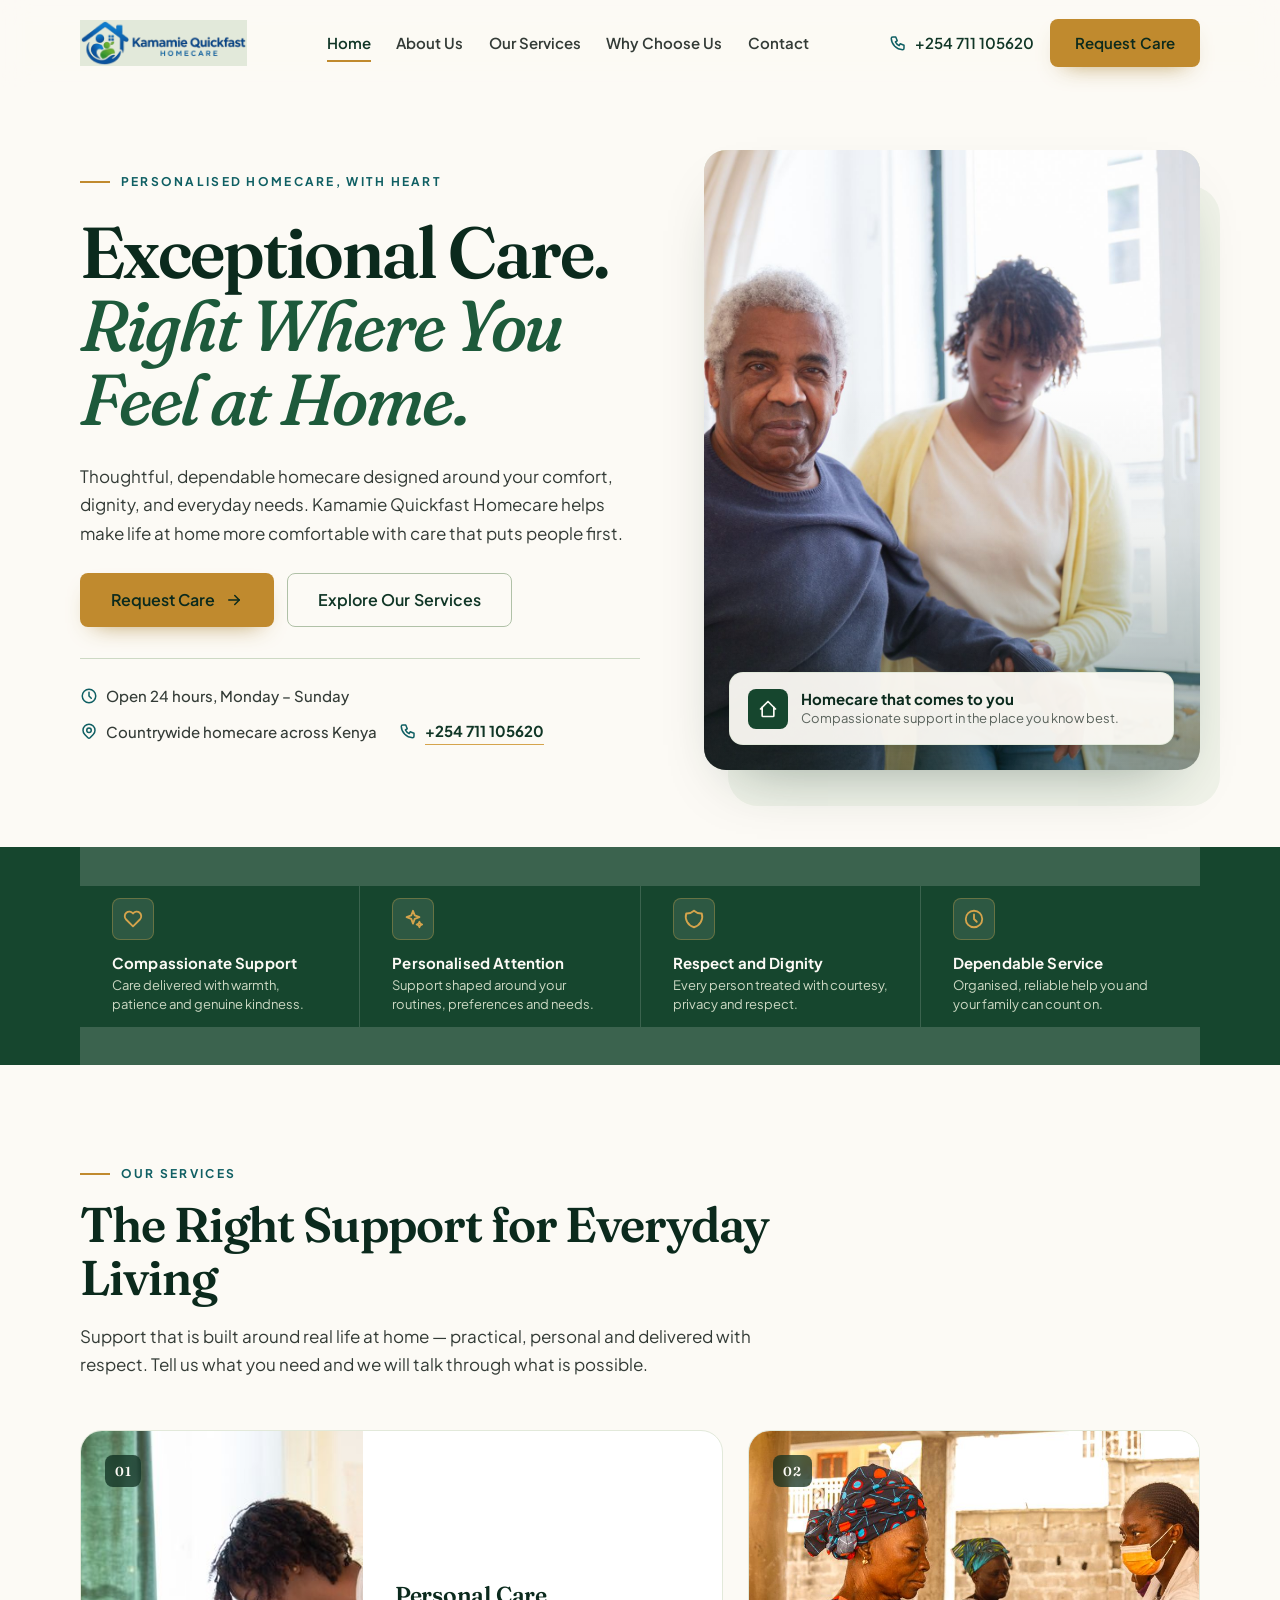
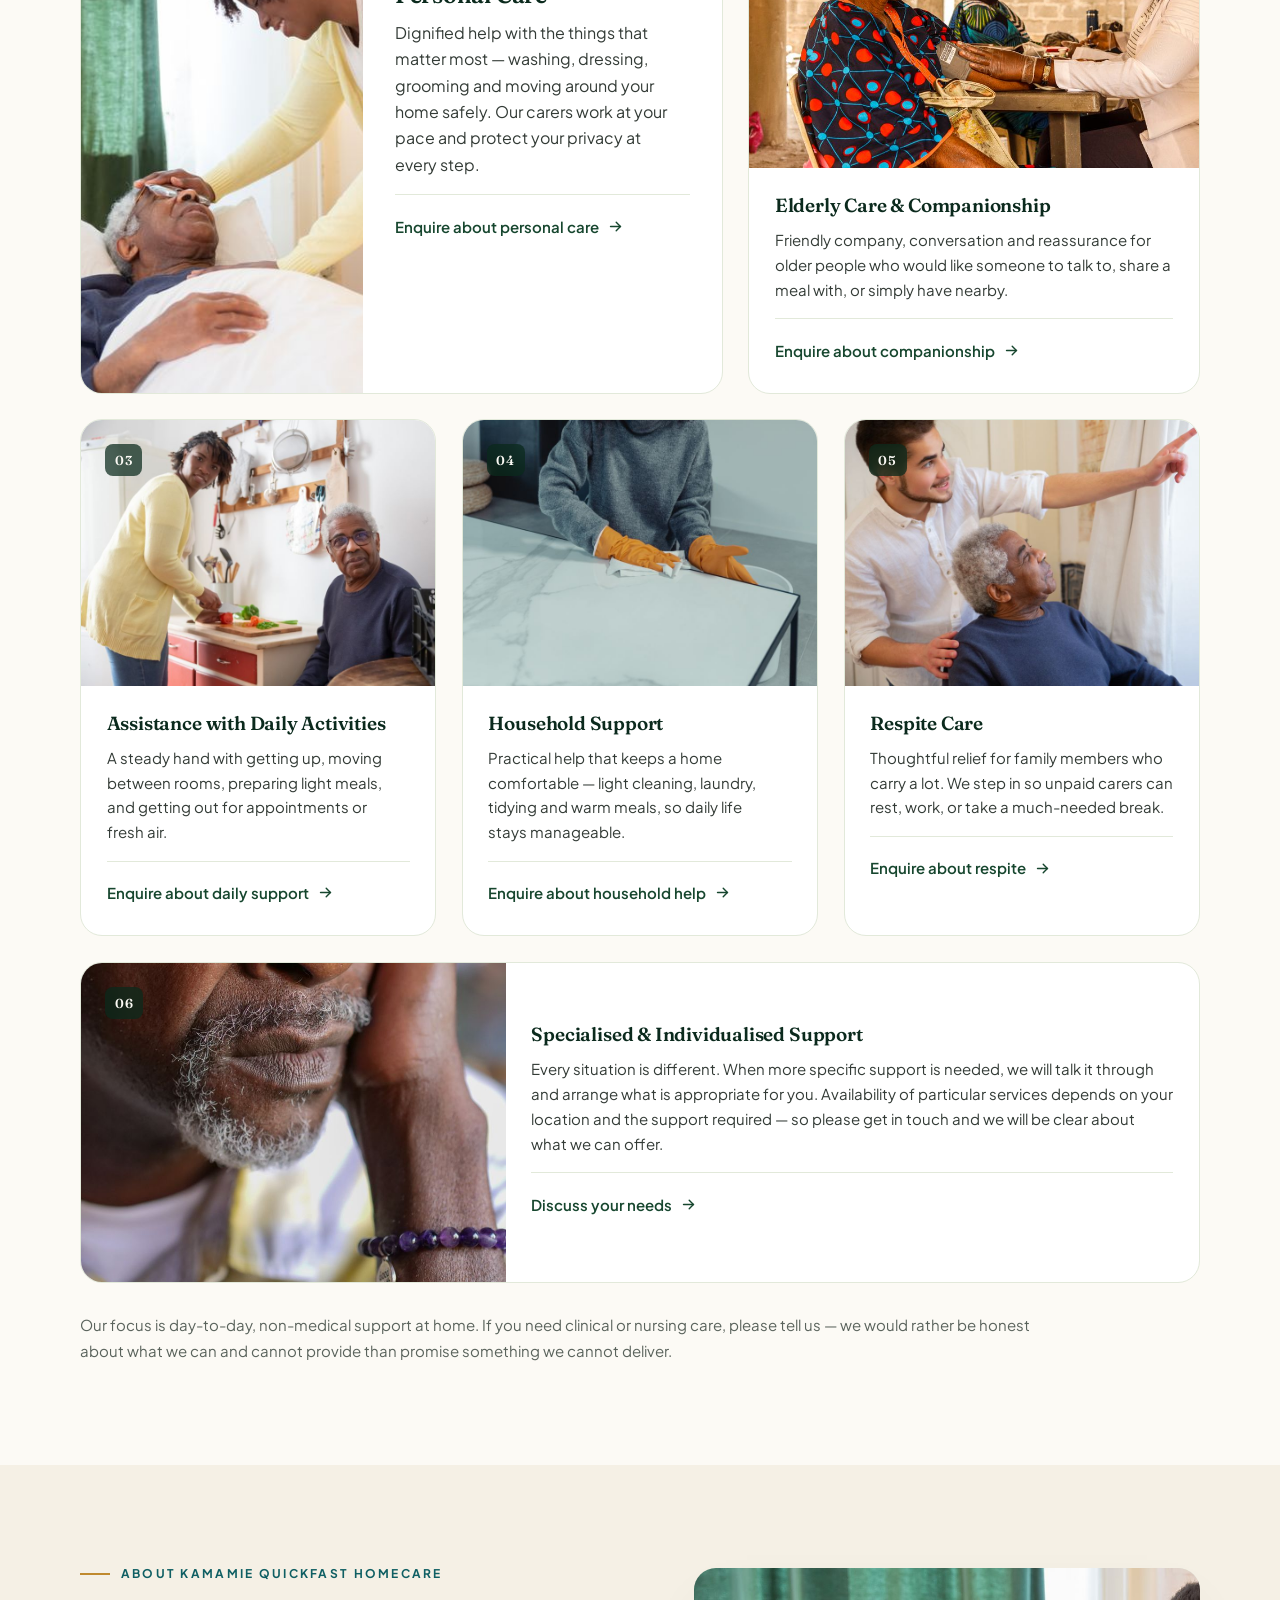
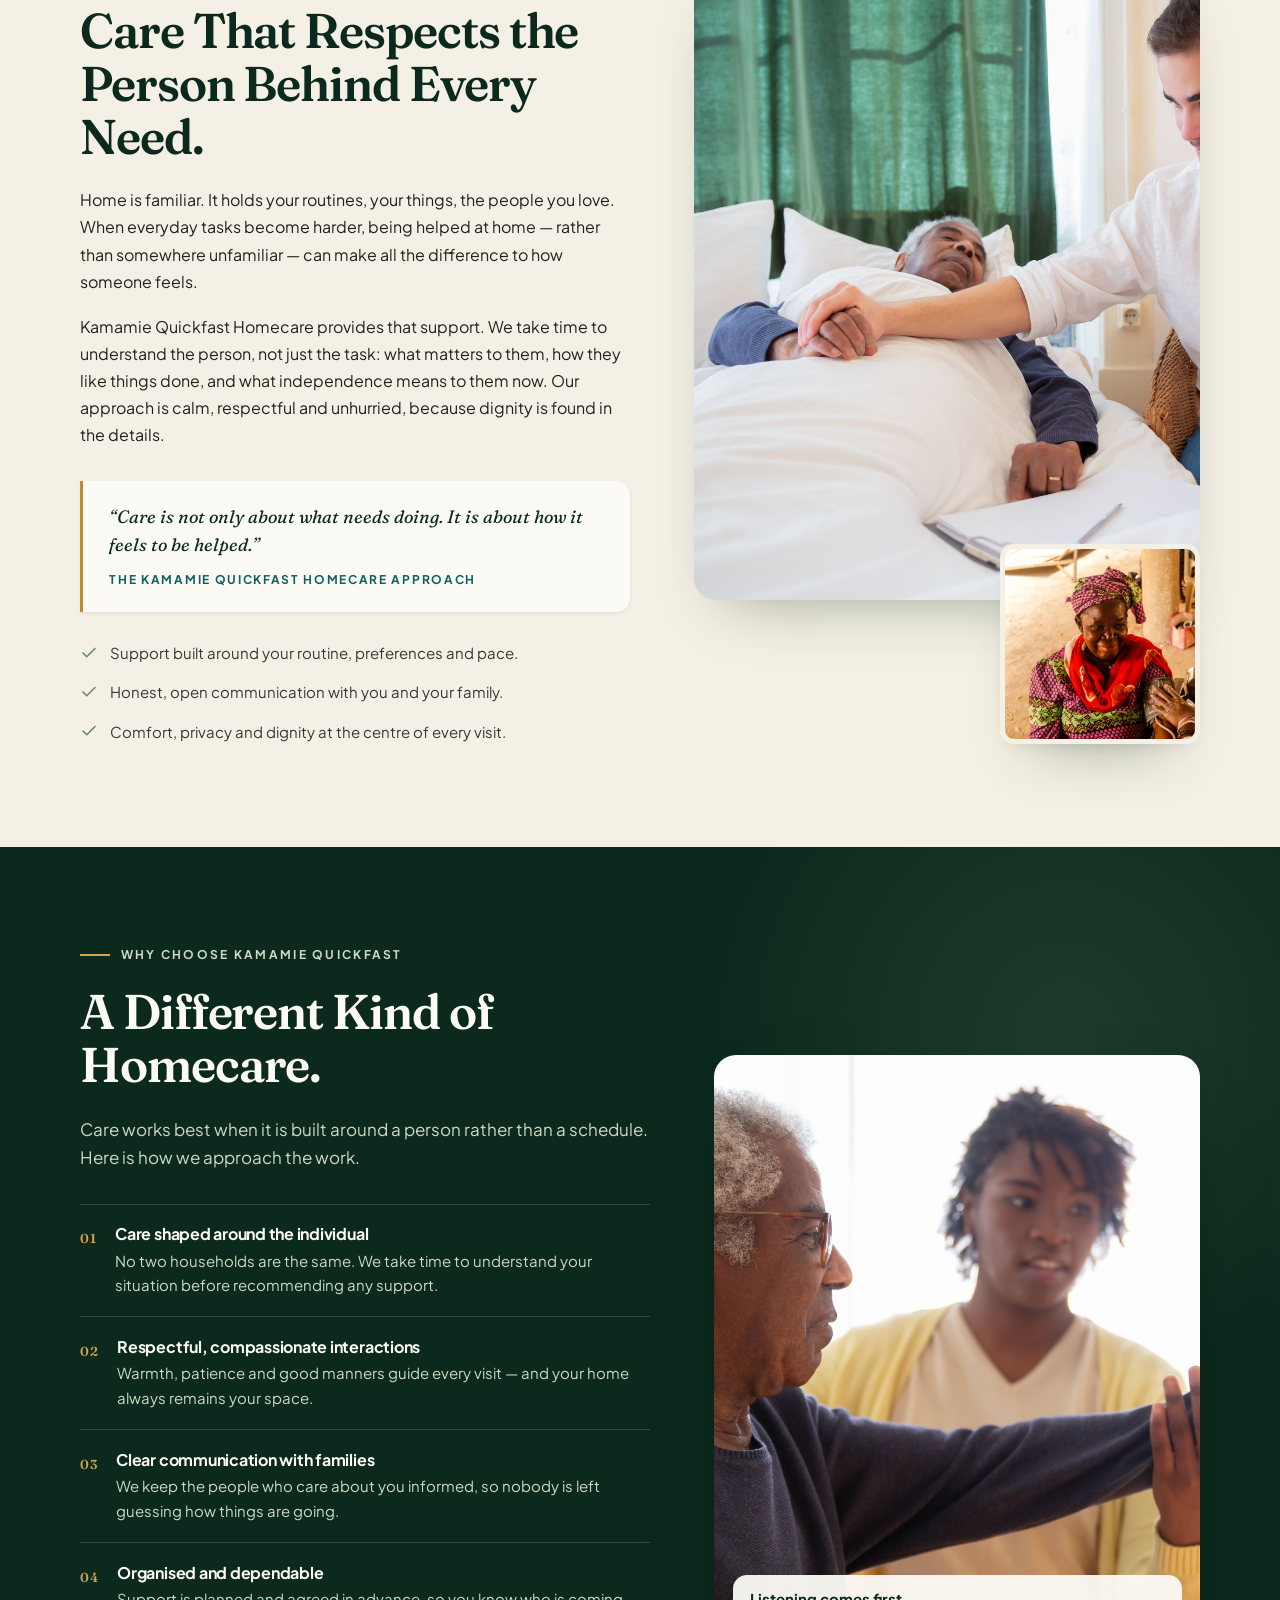
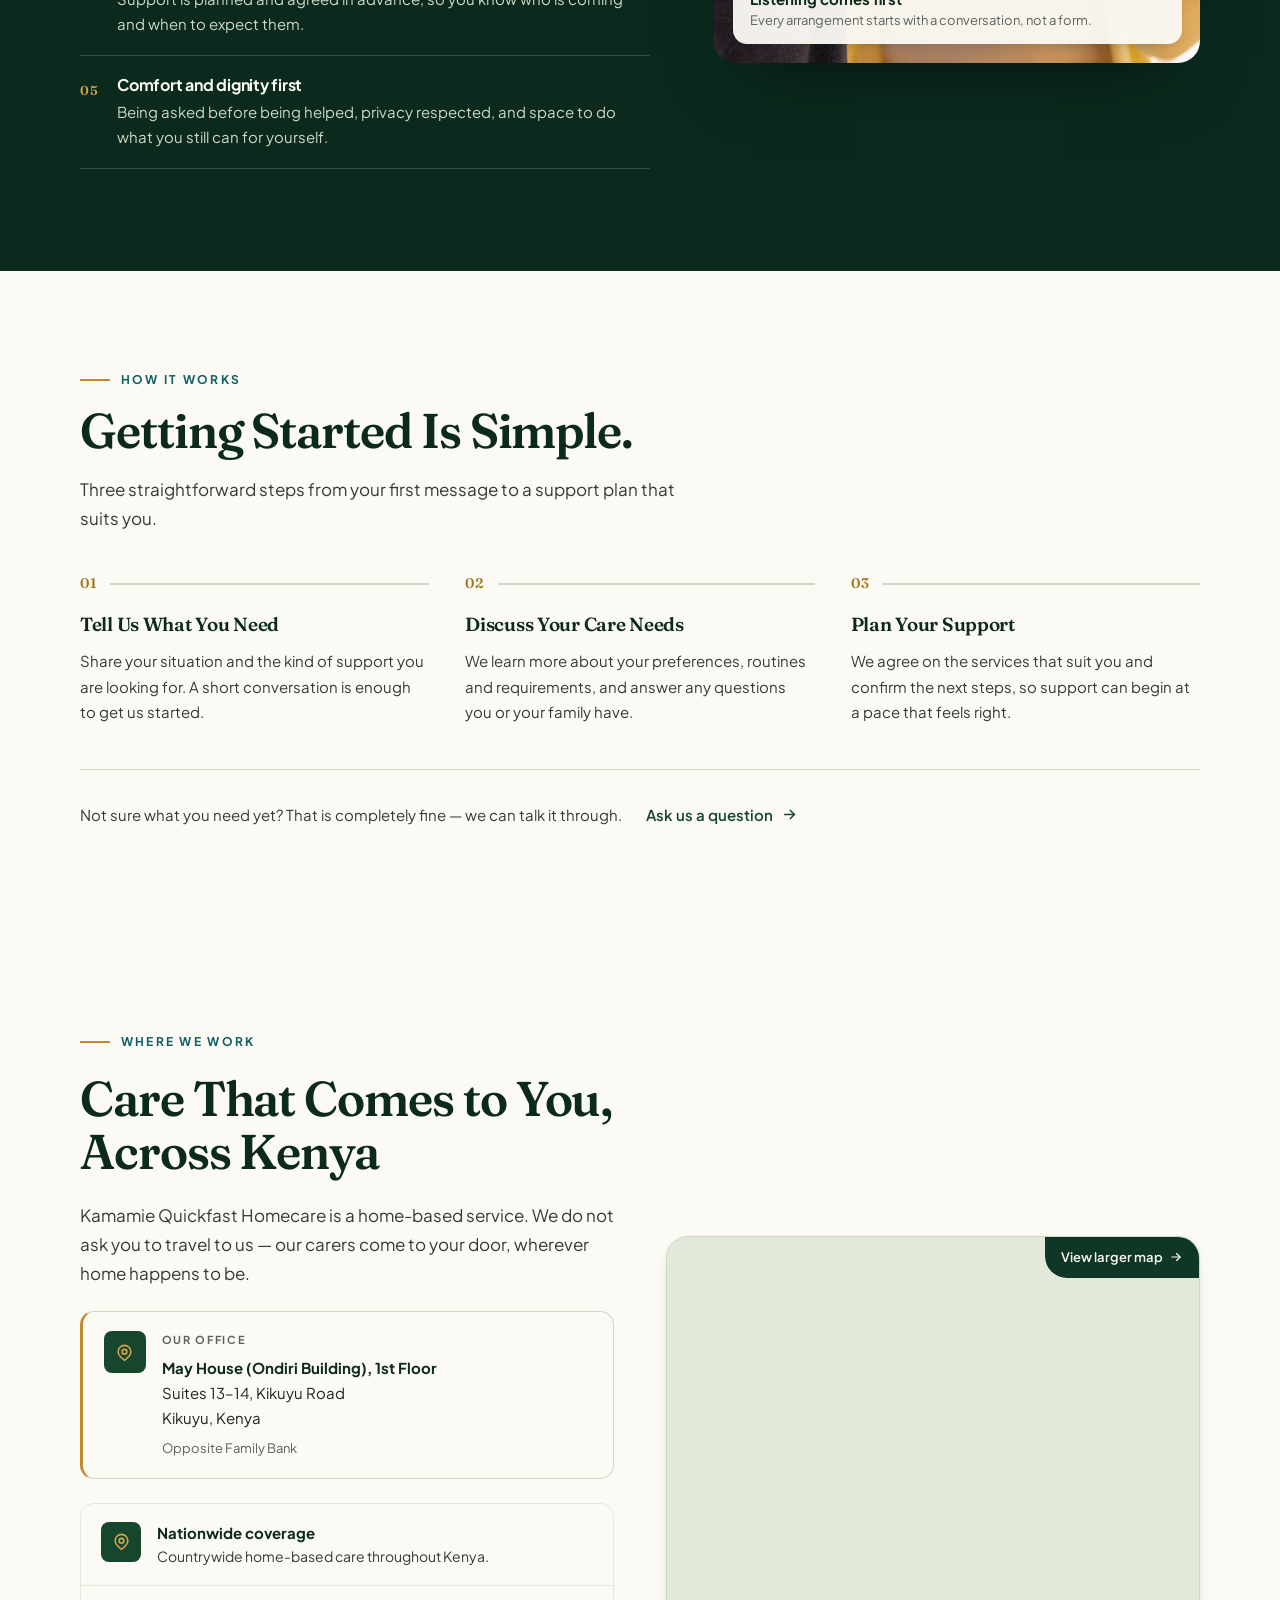
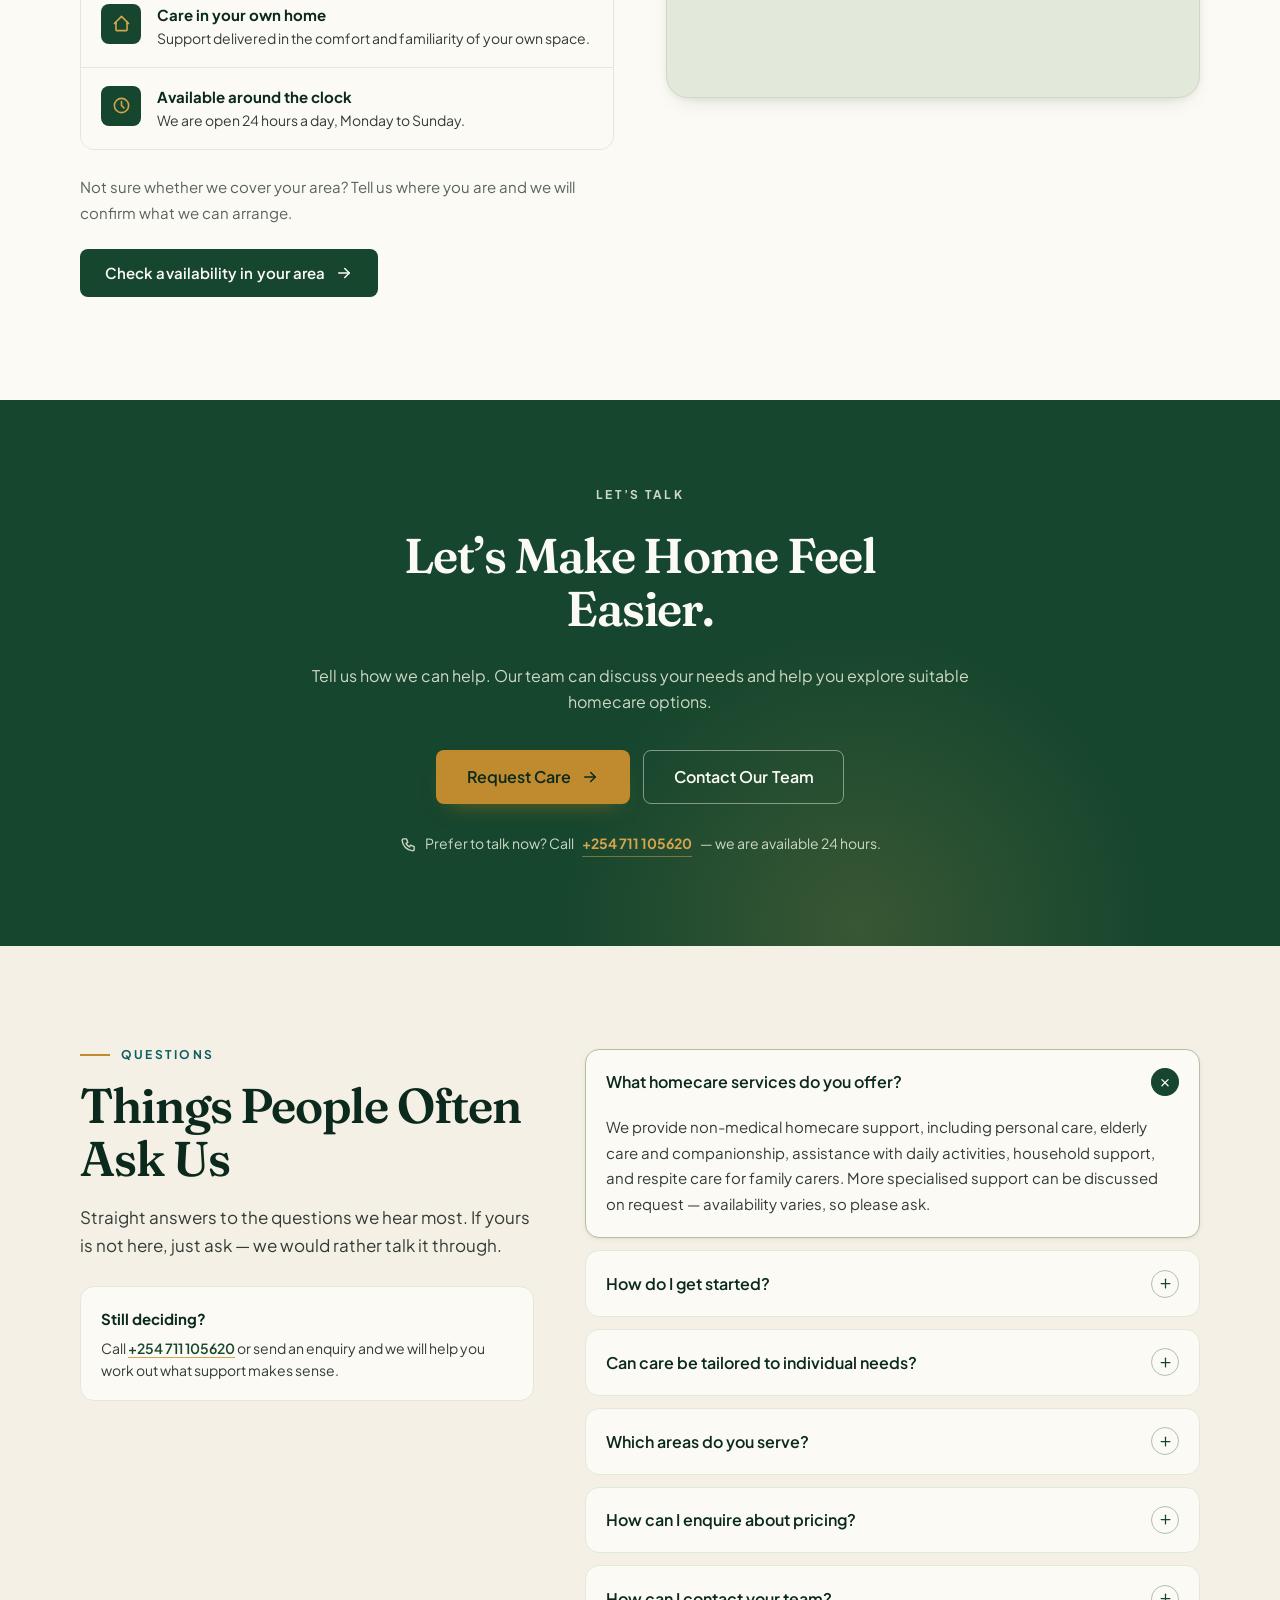
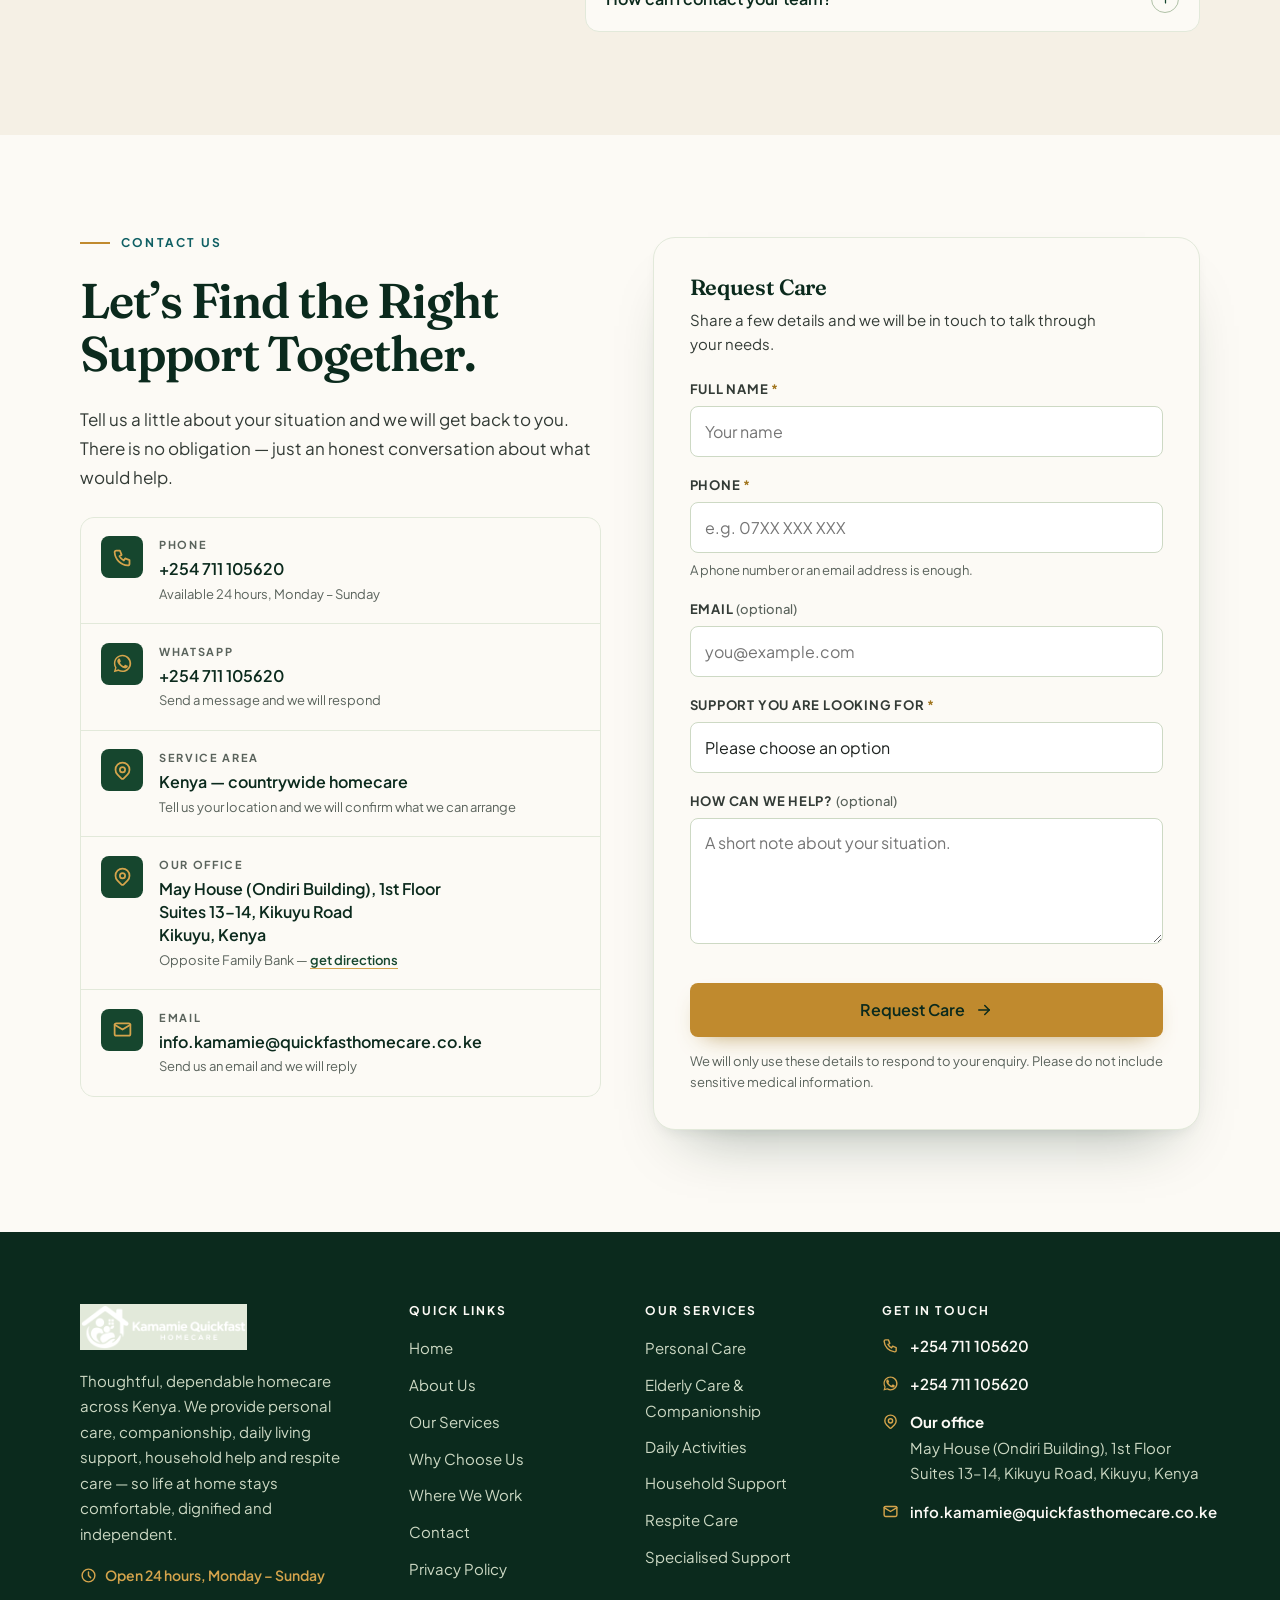
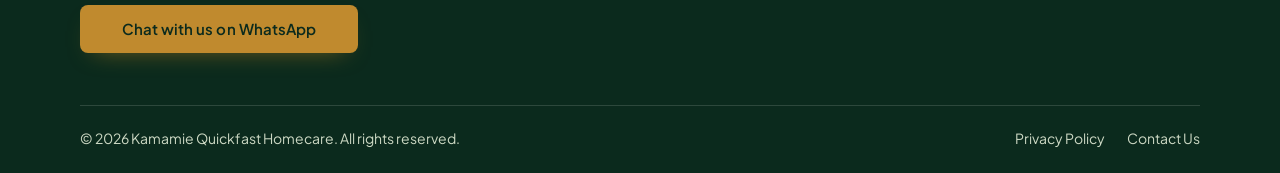
<file: index.html>
﻿<!DOCTYPE html>
<html lang="en">
<head>
    <meta charset="UTF-8">
    <meta name="viewport" content="width=device-width, initial-scale=1.0">
    <title>Kamamie Quickfast Homecare — Compassionate Homecare in Kenya</title>
    <meta name="description" content="Thoughtful, dependable homecare in Kenya. Kamamie Quickfast Homecare provides personal care, elderly companionship, daily living support, household help and respite care in the comfort of your own home. Call +254 711 105620.">
    <meta name="theme-color" content="#16462e">
    <link rel="canonical" href="https://www.kamamiequickfasthomecare.co.ke/">

    <meta property="og:type" content="website">
    <meta property="og:site_name" content="Kamamie Quickfast Homecare">
    <meta property="og:title" content="Kamamie Quickfast Homecare — Compassionate Homecare in Kenya">
    <meta property="og:description" content="Exceptional care, right where you feel at home. Personal care, elderly companionship, daily living support, household help and respite care across Kenya.">
    <meta property="og:url" content="https://www.kamamiequickfasthomecare.co.ke/">
    <meta property="og:image" content="https://www.kamamiequickfasthomecare.co.ke/static/img/afr-hero.jpg">
    <meta property="og:locale" content="en_KE">
    <meta name="twitter:card" content="summary_large_image">
    <meta name="twitter:title" content="Kamamie Quickfast Homecare — Compassionate Homecare in Kenya">
    <meta name="twitter:description" content="Exceptional care, right where you feel at home. Personal care, elderly companionship, daily living support and respite care across Kenya.">
    <meta name="twitter:image" content="https://www.kamamiequickfasthomecare.co.ke/static/img/afr-hero.jpg">

    <link rel="icon" type="image/png" href="/static/img/logo.png">
    <link rel="apple-touch-icon" href="/static/img/logo.png">

    <link rel="preconnect" href="https://fonts.googleapis.com">
    <link rel="preconnect" href="https://fonts.gstatic.com" crossorigin>
    <link href="https://fonts.googleapis.com/css2?family=Fraunces:opsz,wght@9..144,400..800&family=Plus+Jakarta+Sans:wght@400..800&display=swap" rel="stylesheet">

    <link rel="stylesheet" href="/static/css/custom.css">

    <script type="application/ld+json">
    {
      "@context": "https://schema.org",
      "@type": "HomeHealthCareService",
      "name": "Kamamie Quickfast Homecare",
      "description": "Countrywide home-based care in Kenya providing personal care, elderly care and companionship, assistance with daily activities, household support and respite care.",
      "url": "https://www.kamamiequickfasthomecare.co.ke/",
      "telephone": "+254711105620",
      "address": {
        "@type": "PostalAddress",
        "streetAddress": "May House (Ondiri Building), 1st Floor, Suites 13-14, Kikuyu Road",
        "addressLocality": "Kikuyu",
        "addressRegion": "Kiambu",
        "addressCountry": "KE"
      },
      "geo": {
        "@type": "GeoCoordinates",
        "latitude": -1.242648,
        "longitude": 36.6655397
      },
      "hasMap": "https://www.openstreetmap.org/?mlat=-1.2426480&mlon=36.6655397#map=17/-1.2426480/36.6655397",
      "areaServed": { "@type": "Country", "name": "Kenya" },
      "availableChannel": [
        { "@type": "ServiceChannel", "servicePhone": { "@type": "ContactPoint", "telephone": "+254711105620" } },
        { "@type": "ServiceChannel", "serviceUrl": "https://wa.me/254711105620" }
      ],
      "openingHoursSpecification": {
        "@type": "OpeningHoursSpecification",
        "dayOfWeek": ["Monday","Tuesday","Wednesday","Thursday","Friday","Saturday","Sunday"],
        "opens": "00:00",
        "closes": "23:59"
      }
    }
    </script>
</head>
<body>
    <a class="skip-link" href="#main">Skip to main content</a>

    <!-- ===================== Icon sprite ===================== -->
    <svg width="0" height="0" style="position:absolute" aria-hidden="true" focusable="false">
        <defs>
            <symbol id="i-arrow" viewBox="0 0 24 24" fill="none" stroke="currentColor" stroke-width="2" stroke-linecap="round" stroke-linejoin="round"><path d="M5 12h14"/><path d="M13 6l6 6-6 6"/></symbol>
            <symbol id="i-phone" viewBox="0 0 24 24" fill="none" stroke="currentColor" stroke-width="2" stroke-linecap="round" stroke-linejoin="round"><path d="M5 4h4l2 5l-2.5 1.5a11 11 0 0 0 5 5l1.5 -2.5l5 2v4a2 2 0 0 1 -2 2a16 16 0 0 1 -15 -15a2 2 0 0 1 2 -2"/></symbol>
            <symbol id="i-whatsapp" viewBox="0 0 24 24" fill="currentColor"><path d="M17.472 14.382c-.297-.149-1.758-.867-2.03-.967-.273-.099-.471-.148-.67.15-.197.297-.767.966-.94 1.164-.174.199-.347.223-.644.075-.297-.15-1.255-.463-2.39-1.475-.883-.788-1.48-1.761-1.653-2.059-.174-.297-.019-.458.13-.606.134-.133.298-.347.446-.52.149-.174.198-.298.298-.497.099-.198.05-.371-.025-.52-.075-.149-.669-1.612-.916-2.207-.242-.579-.487-.5-.669-.51-.173-.008-.371-.01-.57-.01-.198 0-.52.074-.792.372-.272.297-1.04 1.016-1.04 2.479 0 1.462 1.065 2.875 1.213 3.074.149.198 2.096 3.2 5.077 4.487.709.306 1.262.489 1.694.625.712.227 1.36.195 1.872.118.571-.085 1.758-.719 2.006-1.413.248-.694.248-1.29.173-1.414-.074-.124-.272-.198-.57-.347z"/><path d="M12.04 2c-5.46 0-9.9 4.44-9.9 9.9 0 1.75.46 3.45 1.32 4.95L2 22l5.25-1.38c1.45.79 3.08 1.21 4.79 1.21 5.46 0 9.9-4.44 9.9-9.9S17.5 2 12.04 2zm0 18.02c-1.48 0-2.93-.4-4.2-1.15l-.3-.18-3.12.82.83-3.04-.19-.31a8.03 8.03 0 0 1-1.23-4.26c0-4.44 3.61-8.05 8.05-8.05 2.15 0 4.17.84 5.69 2.36a8.02 8.02 0 0 1 2.36 5.69c0 4.44-3.61 8.05-8.05 8.05z"/></symbol>
            <symbol id="i-clock" viewBox="0 0 24 24" fill="none" stroke="currentColor" stroke-width="2" stroke-linecap="round" stroke-linejoin="round"><circle cx="12" cy="12" r="9"/><path d="M12 7v5l3 3"/></symbol>
            <symbol id="i-pin" viewBox="0 0 24 24" fill="none" stroke="currentColor" stroke-width="2" stroke-linecap="round" stroke-linejoin="round"><path d="M9 11a3 3 0 1 0 6 0a3 3 0 0 0 -6 0"/><path d="M17.657 16.657l-4.243 4.243a2 2 0 0 1 -2.827 0l-4.244 -4.243a8 8 0 1 1 11.314 0z"/></symbol>
            <symbol id="i-mail" viewBox="0 0 24 24" fill="none" stroke="currentColor" stroke-width="2" stroke-linecap="round" stroke-linejoin="round"><path d="M3 7a2 2 0 0 1 2 -2h14a2 2 0 0 1 2 2v10a2 2 0 0 1 -2 2h-14a2 2 0 0 1 -2 -2z"/><path d="M3 6.5l9 5.5l9 -5.5"/></symbol>
            <symbol id="i-home" viewBox="0 0 24 24" fill="none" stroke="currentColor" stroke-width="2" stroke-linecap="round" stroke-linejoin="round"><path d="M5 12l-2 0l9 -9l9 9l-2 0"/><path d="M5 10v10a1 1 0 0 0 1 1h12a1 1 0 0 0 1 -1v-10"/></symbol>
            <symbol id="i-heart" viewBox="0 0 24 24" fill="none" stroke="currentColor" stroke-width="2" stroke-linecap="round" stroke-linejoin="round"><path d="M19.5 12.572l-7.5 7.428l-7.5 -7.428a5 5 0 1 1 7.5 -6.566a5 5 0 1 1 7.5 6.572"/></symbol>
            <symbol id="i-users" viewBox="0 0 24 24" fill="none" stroke="currentColor" stroke-width="2" stroke-linecap="round" stroke-linejoin="round"><path d="M9 7m-4 0a4 4 0 1 0 8 0a4 4 0 1 0 -8 0"/><path d="M3 21v-2a4 4 0 0 1 4 -4h4a4 4 0 0 1 4 4v2"/><path d="M16 3.13a4 4 0 0 1 0 7.75"/><path d="M21 21v-2a4 4 0 0 0 -3 -3.87"/></symbol>
            <symbol id="i-check" viewBox="0 0 24 24" fill="none" stroke="currentColor" stroke-width="2.2" stroke-linecap="round" stroke-linejoin="round"><path d="M20 6l-11 11l-5 -5"/></symbol>
            <symbol id="i-plus" viewBox="0 0 24 24" fill="none" stroke="currentColor" stroke-width="2" stroke-linecap="round" stroke-linejoin="round"><path d="M12 5v14"/><path d="M5 12h14"/></symbol>
            <symbol id="i-activity" viewBox="0 0 24 24" fill="none" stroke="currentColor" stroke-width="2" stroke-linecap="round" stroke-linejoin="round"><path d="M3 12h4l3 8l4 -16l3 8h4"/></symbol>
            <symbol id="i-coffee" viewBox="0 0 24 24" fill="none" stroke="currentColor" stroke-width="2" stroke-linecap="round" stroke-linejoin="round"><path d="M4 8h13v6a4 4 0 0 1 -4 4h-5a4 4 0 0 1 -4 -4z"/><path d="M17 9h1.5a2.5 2.5 0 0 1 0 5h-1.5"/><path d="M7 3v2"/><path d="M11 3v2"/><path d="M15 3v2"/></symbol>
            <symbol id="i-moon" viewBox="0 0 24 24" fill="none" stroke="currentColor" stroke-width="2" stroke-linecap="round" stroke-linejoin="round"><path d="M12 3c.132 0 .263 0 .393 0a7.5 7.5 0 0 0 7.92 12.446a9 9 0 1 1 -8.313 -12.454z"/></symbol>
            <symbol id="i-clipboard" viewBox="0 0 24 24" fill="none" stroke="currentColor" stroke-width="2" stroke-linecap="round" stroke-linejoin="round"><path d="M9 5h-2a2 2 0 0 0 -2 2v12a2 2 0 0 0 2 2h10a2 2 0 0 0 2 -2v-12a2 2 0 0 0 -2 -2h-2"/><path d="M9 3m0 2a2 2 0 0 1 4 0v0a2 2 0 0 1 -4 0"/><path d="M9 12h6"/><path d="M9 16h4"/></symbol>
            <symbol id="i-message" viewBox="0 0 24 24" fill="none" stroke="currentColor" stroke-width="2" stroke-linecap="round" stroke-linejoin="round"><path d="M4 21v-13a3 3 0 0 1 3 -3h10a3 3 0 0 1 3 3v6a3 3 0 0 1 -3 3h-8l-5 4"/></symbol>
            <symbol id="i-shield" viewBox="0 0 24 24" fill="none" stroke="currentColor" stroke-width="2" stroke-linecap="round" stroke-linejoin="round"><path d="M12 3a12 12 0 0 0 8.5 3a12 12 0 0 1 -8.5 15a12 12 0 0 1 -8.5 -15a12 12 0 0 0 8.5 -3"/></symbol>
            <symbol id="i-spark" viewBox="0 0 24 24" fill="none" stroke="currentColor" stroke-width="2" stroke-linecap="round" stroke-linejoin="round"><path d="M12 3l1.9 5.1l5.1 1.9l-5.1 1.9l-1.9 5.1l-1.9 -5.1l-5.1 -1.9l5.1 -1.9z"/><path d="M19 15l.9 2.1l2.1 .9l-2.1 .9l-.9 2.1l-.9 -2.1l-2.1 -.9l2.1 -.9z"/></symbol>
        </defs>
    </svg>

    <!-- ===================== Header ===================== -->
    <header class="site-header">
        <div class="container header-inner">
            <a href="/index.html" class="brand" aria-label="Kamamie Quickfast Homecare — home">
                <img class="brand__logo" src="/static/img/logo-banner.png" width="724" height="200" alt="Kamamie Quickfast Homecare">
            </a>

            <nav class="nav" aria-label="Main navigation">
                <ul class="nav__list">
                    <li><a class="nav__link is-active" href="/index.html" data-spy>Home</a></li>
                    <li><a class="nav__link" href="/index.html#about" data-spy>About Us</a></li>
                    <li><a class="nav__link" href="/index.html#services" data-spy>Our Services</a></li>
                    <li><a class="nav__link" href="/index.html#why-us" data-spy>Why Choose Us</a></li>
                    <li><a class="nav__link" href="/index.html#contact" data-spy>Contact</a></li>
                </ul>
            </nav>

            <div class="header-actions">
                <a class="header-phone" href="tel:+254711105620">
                    <svg width="18" height="18" aria-hidden="true"><use href="#i-phone"/></svg>
                    +254 711 105620
                </a>
                <a class="btn btn--primary" href="/index.html#contact">Request Care</a>
                <button class="nav-toggle" type="button" aria-expanded="false" aria-controls="mobile-nav" aria-label="Open menu">
                    <span class="nav-toggle__bar"></span>
                    <span class="nav-toggle__bar"></span>
                    <span class="nav-toggle__bar"></span>
                </button>
            </div>
        </div>
    </header>

    <!-- Mobile drawer -->
    <div class="mobile-nav" id="mobile-nav">
        <ul class="mobile-nav__list">
            <li><a class="mobile-nav__link" href="/index.html">Home <svg width="18" height="18" aria-hidden="true"><use href="#i-arrow"/></svg></a></li>
            <li><a class="mobile-nav__link" href="/index.html#about">About Us <svg width="18" height="18" aria-hidden="true"><use href="#i-arrow"/></svg></a></li>
            <li><a class="mobile-nav__link" href="/index.html#services">Our Services <svg width="18" height="18" aria-hidden="true"><use href="#i-arrow"/></svg></a></li>
            <li><a class="mobile-nav__link" href="/index.html#why-us">Why Choose Us <svg width="18" height="18" aria-hidden="true"><use href="#i-arrow"/></svg></a></li>
            <li><a class="mobile-nav__link" href="/index.html#contact">Contact <svg width="18" height="18" aria-hidden="true"><use href="#i-arrow"/></svg></a></li>
        </ul>
        <div class="mobile-nav__cta">
            <a class="btn btn--primary btn--lg btn--block" href="/index.html#contact">Request Care</a>
            <a class="btn btn--outline btn--lg btn--block" href="tel:+254711105620">Call +254 711 105620</a>
        </div>
        <div class="mobile-nav__meta">
            <a href="https://wa.me/254711105620"><svg width="18" height="18" aria-hidden="true"><use href="#i-whatsapp"/></svg> WhatsApp +254 711 105620</a>
            <span>Open 24 hours, Monday – Sunday</span>
        </div>
    </div>

    <main id="main">

        <!-- ===================== Hero ===================== -->
        <section class="hero" aria-labelledby="hero-title">
            <div class="container hero__inner">
                <div class="hero__content">
                    <p class="eyebrow">Personalised homecare, with heart</p>
                    <h1 class="display-xl hero__title" id="hero-title">Exceptional Care. <em>Right Where You Feel at Home.</em></h1>
                    <p class="lead hero__copy">Thoughtful, dependable homecare designed around your comfort, dignity, and everyday needs. Kamamie Quickfast Homecare helps make life at home more comfortable with care that puts people first.</p>
                    <div class="hero__actions">
                        <a class="btn btn--primary btn--lg" href="#contact">Request Care <svg class="btn-arrow" width="18" height="18" aria-hidden="true"><use href="#i-arrow"/></svg></a>
                        <a class="btn btn--outline btn--lg" href="#services">Explore Our Services</a>
                    </div>
                    <ul class="hero__assurance">
                        <li><svg width="18" height="18" aria-hidden="true"><use href="#i-clock"/></svg> Open 24 hours, Monday – Sunday</li>
                        <li><svg width="18" height="18" aria-hidden="true"><use href="#i-pin"/></svg> Countrywide homecare across Kenya</li>
                        <li>
                            <svg width="18" height="18" aria-hidden="true"><use href="#i-phone"/></svg>
                            <a href="tel:+254711105620">+254 711 105620</a>
                        </li>
                    </ul>
                </div>

                <div class="hero__media">
                    <div class="hero__frame">
                        <img src="/static/img/afr-hero.jpg" width="1120" height="1400"
                             alt="A carer stands beside an older man at a window in his home, gently holding his arm as he looks outside.">
                    </div>
                    <div class="hero__caption">
                        <span class="hero__caption-icon" aria-hidden="true">
                            <svg width="20" height="20"><use href="#i-home"/></svg>
                        </span>
                        <span>
                            <span class="hero__caption-title">Homecare that comes to you</span>
                            <span class="hero__caption-text">Compassionate support in the place you know best.</span>
                        </span>
                    </div>
                </div>
            </div>
        </section>

        <!-- ===================== Values strip ===================== -->
        <section class="values" aria-label="Our service values">
            <div class="container">
                <div class="values__inner">
                    <div class="values__item">
                        <span class="values__icon" aria-hidden="true"><svg width="22" height="22"><use href="#i-heart"/></svg></span>
                        <span>
                            <span class="values__title">Compassionate Support</span>
                            <span class="values__text">Care delivered with warmth, patience and genuine kindness.</span>
                        </span>
                    </div>
                    <div class="values__item">
                        <span class="values__icon" aria-hidden="true"><svg width="22" height="22"><use href="#i-spark"/></svg></span>
                        <span>
                            <span class="values__title">Personalised Attention</span>
                            <span class="values__text">Support shaped around your routines, preferences and needs.</span>
                        </span>
                    </div>
                    <div class="values__item">
                        <span class="values__icon" aria-hidden="true"><svg width="22" height="22"><use href="#i-shield"/></svg></span>
                        <span>
                            <span class="values__title">Respect and Dignity</span>
                            <span class="values__text">Every person treated with courtesy, privacy and respect.</span>
                        </span>
                    </div>
                    <div class="values__item">
                        <span class="values__icon" aria-hidden="true"><svg width="22" height="22"><use href="#i-clock"/></svg></span>
                        <span>
                            <span class="values__title">Dependable Service</span>
                            <span class="values__text">Organised, reliable help you and your family can count on.</span>
                        </span>
                    </div>
                </div>
            </div>
        </section>

        <!-- ===================== Services ===================== -->
        <section class="section" id="services" aria-labelledby="services-title">
            <div class="container">
                <div class="services__head">
                    <p class="eyebrow">Our services</p>
                    <h2 class="h2" id="services-title">The Right Support for Everyday Living</h2>
                    <p class="lead">Support that is built around real life at home — practical, personal and delivered with respect. Tell us what you need and we will talk through what is possible.</p>
                </div>

                <div class="services__grid services__grid--featured">

                    <article class="service-card service-card--feature">
                        <div class="service-card__media">
                            <span class="service-card__num">01</span>
                            <img src="/static/img/afr-personal-care.jpg" width="800" height="600" loading="lazy"
                                 alt="A carer gently tending to an older woman's hands while she sits comfortably at home.">
                        </div>
                        <div class="service-card__body">
                            <h3 class="service-card__title">Personal Care</h3>
                            <p class="service-card__text">Dignified help with the things that matter most — washing, dressing, grooming and moving around your home safely. Our carers work at your pace and protect your privacy at every step.</p>
                            <div class="service-card__foot">
                                <a class="link-arrow" href="/services.html#personal-care">Enquire about personal care <svg width="17" height="17" aria-hidden="true"><use href="#i-arrow"/></svg></a>
                            </div>
                        </div>
                    </article>

                    <article class="service-card service-card--span5">
                        <div class="service-card__media">
                            <span class="service-card__num">02</span>
                            <img src="/static/img/afr-companionship.jpg" width="800" height="600" loading="lazy"
                                 alt="A health worker checks an older woman&rsquo;s blood pressure as she sits comfortably.">
                        </div>
                        <div class="service-card__body">
                            <h3 class="service-card__title">Elderly Care &amp; Companionship</h3>
                            <p class="service-card__text">Friendly company, conversation and reassurance for older people who would like someone to talk to, share a meal with, or simply have nearby.</p>
                            <div class="service-card__foot">
                                <a class="link-arrow" href="/services.html#elderly-care">Enquire about companionship <svg width="17" height="17" aria-hidden="true"><use href="#i-arrow"/></svg></a>
                            </div>
                        </div>
                    </article>

                    <article class="service-card service-card--span4">
                        <div class="service-card__media">
                            <span class="service-card__num">03</span>
                            <img src="/static/img/afr-daily-activities.jpg" width="800" height="600" loading="lazy"
                                 alt="A carer prepares vegetables in a home kitchen while an older man sits nearby.">
                        </div>
                        <div class="service-card__body">
                            <h3 class="service-card__title">Assistance with Daily Activities</h3>
                            <p class="service-card__text">A steady hand with getting up, moving between rooms, preparing light meals, and getting out for appointments or fresh air.</p>
                            <div class="service-card__foot">
                                <a class="link-arrow" href="/services.html#daily-activities">Enquire about daily support <svg width="17" height="17" aria-hidden="true"><use href="#i-arrow"/></svg></a>
                            </div>
                        </div>
                    </article>

                    <article class="service-card service-card--span4">
                        <div class="service-card__media">
                            <span class="service-card__num">04</span>
                            <img src="/static/img/afr-household.jpg" width="800" height="600" loading="lazy"
                                 alt="A carer wipes a table with gloves while cleaning in a home.">
                        </div>
                        <div class="service-card__body">
                            <h3 class="service-card__title">Household Support</h3>
                            <p class="service-card__text">Practical help that keeps a home comfortable — light cleaning, laundry, tidying and warm meals, so daily life stays manageable.</p>
                            <div class="service-card__foot">
                                <a class="link-arrow" href="/services.html#household-support">Enquire about household help <svg width="17" height="17" aria-hidden="true"><use href="#i-arrow"/></svg></a>
                            </div>
                        </div>
                    </article>

                    <article class="service-card service-card--span4">
                        <div class="service-card__media">
                            <span class="service-card__num">05</span>
                            <img src="/static/img/afr-respite.jpg" width="800" height="600" loading="lazy"
                                 alt="A carer gently supporting an older woman's arm as they move together inside a home.">
                        </div>
                        <div class="service-card__body">
                            <h3 class="service-card__title">Respite Care</h3>
                            <p class="service-card__text">Thoughtful relief for family members who carry a lot. We step in so unpaid carers can rest, work, or take a much-needed break.</p>
                            <div class="service-card__foot">
                                <a class="link-arrow" href="/services.html#respite-care">Enquire about respite <svg width="17" height="17" aria-hidden="true"><use href="#i-arrow"/></svg></a>
                            </div>
                        </div>
                    </article>

                    <article class="service-card service-card--wide">
                        <div class="service-card__media">
                            <span class="service-card__num">06</span>
                            <img src="/static/img/afr-specialised.jpg" width="800" height="600" loading="lazy"
                                 alt="Close-up of an older man&rsquo;s thoughtful face, resting his hand against his cheek.">
                        </div>
                        <div class="service-card__body">
                            <h3 class="service-card__title">Specialised &amp; Individualised Support</h3>
                            <p class="service-card__text">Every situation is different. When more specific support is needed, we will talk it through and arrange what is appropriate for you. Availability of particular services depends on your location and the support required — so please get in touch and we will be clear about what we can offer.</p>
                            <div class="service-card__foot">
                                <a class="link-arrow" href="#contact">Discuss your needs <svg width="17" height="17" aria-hidden="true"><use href="#i-arrow"/></svg></a>
                            </div>
                        </div>
                    </article>

                </div>

                <p class="body-sm muted services__note">
                    Our focus is day-to-day, non-medical support at home. If you need clinical or nursing care, please tell us — we would rather be honest about what we can and cannot provide than promise something we cannot deliver.
                </p>
            </div>
        </section>

        <!-- ===================== About ===================== -->
        <section class="section bg-cream" id="about" aria-labelledby="about-title">
            <div class="container about__inner">
                <div class="about__content">
                    <p class="eyebrow">About Kamamie Quickfast Homecare</p>
                    <h2 class="h2" id="about-title">Care That Respects the Person Behind Every Need.</h2>
                    <div class="about__text">
                        <p>Home is familiar. It holds your routines, your things, the people you love. When everyday tasks become harder, being helped at home — rather than somewhere unfamiliar — can make all the difference to how someone feels.</p>
                        <p>Kamamie Quickfast Homecare provides that support. We take time to understand the person, not just the task: what matters to them, how they like things done, and what independence means to them now. Our approach is calm, respectful and unhurried, because dignity is found in the details.</p>
                    </div>
                    <blockquote class="about__quote">
                        <p>&ldquo;Care is not only about what needs doing. It is about how it feels to be helped.&rdquo;</p>
                        <cite>The Kamamie Quickfast Homecare approach</cite>
                    </blockquote>
                    <ul class="about__list">
                        <li><svg width="18" height="18" aria-hidden="true"><use href="#i-check"/></svg> Support built around your routine, preferences and pace.</li>
                        <li><svg width="18" height="18" aria-hidden="true"><use href="#i-check"/></svg> Honest, open communication with you and your family.</li>
                        <li><svg width="18" height="18" aria-hidden="true"><use href="#i-check"/></svg> Comfort, privacy and dignity at the centre of every visit.</li>
                    </ul>
                </div>

                <div class="about__media">
                    <div class="about__media-main">
                        <img src="/static/img/afr-about.jpg" width="1000" height="1250" loading="lazy"
                             alt="A carer sits close beside an older man resting in bed, holding his hand.">
                    </div>
                    <div class="about__media-inset">
                        <img src="/static/img/afr-about-inset.jpg" width="640" height="640" loading="lazy"
                             alt="Close-up of a carer's hands gently holding an older woman's hands in a moment of support.">
                    </div>
                </div>
            </div>
        </section>

        <!-- ===================== Why choose us ===================== -->
        <section class="section why" id="why-us" aria-labelledby="why-title">
            <div class="container why__inner">
                <div class="why__content">
                    <p class="eyebrow eyebrow--light">Why choose Kamamie Quickfast</p>
                    <h2 class="h2" id="why-title">A Different Kind of Homecare.</h2>
                    <p class="lead why__lead">Care works best when it is built around a person rather than a schedule. Here is how we approach the work.</p>

                    <div class="why__list">
                        <div class="why-item">
                            <span class="why-item__num">01</span>
                            <div>
                                <h3 class="why-item__title">Care shaped around the individual</h3>
                                <p class="why-item__text">No two households are the same. We take time to understand your situation before recommending any support.</p>
                            </div>
                        </div>
                        <div class="why-item">
                            <span class="why-item__num">02</span>
                            <div>
                                <h3 class="why-item__title">Respectful, compassionate interactions</h3>
                                <p class="why-item__text">Warmth, patience and good manners guide every visit — and your home always remains your space.</p>
                            </div>
                        </div>
                        <div class="why-item">
                            <span class="why-item__num">03</span>
                            <div>
                                <h3 class="why-item__title">Clear communication with families</h3>
                                <p class="why-item__text">We keep the people who care about you informed, so nobody is left guessing how things are going.</p>
                            </div>
                        </div>
                        <div class="why-item">
                            <span class="why-item__num">04</span>
                            <div>
                                <h3 class="why-item__title">Organised and dependable</h3>
                                <p class="why-item__text">Support is planned and agreed in advance, so you know who is coming and when to expect them.</p>
                            </div>
                        </div>
                        <div class="why-item">
                            <span class="why-item__num">05</span>
                            <div>
                                <h3 class="why-item__title">Comfort and dignity first</h3>
                                <p class="why-item__text">Being asked before being helped, privacy respected, and space to do what you still can for yourself.</p>
                            </div>
                        </div>
                    </div>
                </div>

                <div class="why__media">
                    <img src="/static/img/afr-why.jpg" width="900" height="1200" loading="lazy"
                         alt="A carer helps an older man raise his arms in a gentle exercise at home.">
                    <div class="why__media-caption">
                        <strong>Listening comes first</strong>
                        <span>Every arrangement starts with a conversation, not a form.</span>
                    </div>
                </div>
            </div>
        </section>

        <!-- ===================== How it works ===================== -->
        <section class="section" id="how-it-works" aria-labelledby="steps-title">
            <div class="container">
                <div class="steps__head">
                    <p class="eyebrow">How it works</p>
                    <h2 class="h2" id="steps-title">Getting Started Is Simple.</h2>
                    <p class="lead">Three straightforward steps from your first message to a support plan that suits you.</p>
                </div>

                <div class="steps__grid">
                    <div class="step">
                        <h3 class="step__title">Tell Us What You Need</h3>
                        <p class="step__text">Share your situation and the kind of support you are looking for. A short conversation is enough to get us started.</p>
                    </div>
                    <div class="step">
                        <h3 class="step__title">Discuss Your Care Needs</h3>
                        <p class="step__text">We learn more about your preferences, routines and requirements, and answer any questions you or your family have.</p>
                    </div>
                    <div class="step">
                        <h3 class="step__title">Plan Your Support</h3>
                        <p class="step__text">We agree on the services that suit you and confirm the next steps, so support can begin at a pace that feels right.</p>
                    </div>
                </div>

                <div class="steps__foot">
                    <p>Not sure what you need yet? That is completely fine — we can talk it through.</p>
                    <a class="link-arrow" href="#contact">Ask us a question <svg width="17" height="17" aria-hidden="true"><use href="#i-arrow"/></svg></a>
                </div>
            </div>
        </section>

        <!-- ===================== Service area / location ===================== -->
        <section class="section" id="location" aria-labelledby="location-title">
            <div class="container location__inner">
                <div class="location__content">
                    <p class="eyebrow">Where we work</p>
                    <h2 class="h2" id="location-title">Care That Comes to You, Across Kenya</h2>
                    <p class="lead">Kamamie Quickfast Homecare is a home-based service. We do not ask you to travel to us — our carers come to your door, wherever home happens to be.</p>

                    <div class="location-address">
                        <span class="location-address__icon" aria-hidden="true"><svg width="19" height="19"><use href="#i-pin"/></svg></span>
                        <div>
                            <span class="location-address__label">Our office</span>
                            <address>
                                <strong>May House (Ondiri Building), 1st Floor</strong><br>
                                Suites 13–14, Kikuyu Road<br>
                                Kikuyu, Kenya
                            </address>
                            <span class="location-address__landmark">Opposite Family Bank</span>
                        </div>
                    </div>

                    <div class="location__points">
                        <div class="location-point">
                            <span class="location-point__icon" aria-hidden="true"><svg width="19" height="19"><use href="#i-pin"/></svg></span>
                            <div>
                                <span class="location-point__title">Nationwide coverage</span>
                                <span class="location-point__text">Countrywide home-based care throughout Kenya.</span>
                            </div>
                        </div>
                        <div class="location-point">
                            <span class="location-point__icon" aria-hidden="true"><svg width="19" height="19"><use href="#i-home"/></svg></span>
                            <div>
                                <span class="location-point__title">Care in your own home</span>
                                <span class="location-point__text">Support delivered in the comfort and familiarity of your own space.</span>
                            </div>
                        </div>
                        <div class="location-point">
                            <span class="location-point__icon" aria-hidden="true"><svg width="19" height="19"><use href="#i-clock"/></svg></span>
                            <div>
                                <span class="location-point__title">Available around the clock</span>
                                <span class="location-point__text">We are open 24 hours a day, Monday to Sunday.</span>
                            </div>
                        </div>
                    </div>

                    <p class="body-sm muted location__note">Not sure whether we cover your area? Tell us where you are and we will confirm what we can arrange.</p>
                    <a class="btn btn--forest" href="#contact">Check availability in your area <svg class="btn-arrow" width="18" height="18" aria-hidden="true"><use href="#i-arrow"/></svg></a>
                </div>

                <div class="location__map">
                    <iframe
                        title="Map showing the Kamamie Quickfast Homecare office in Kikuyu, Kenya, and our nationwide service area"
                        src="https://www.openstreetmap.org/export/embed.html?bbox=36.5900%2C-1.3100%2C36.7400%2C-1.1700&amp;layer=mapnik&amp;marker=-1.2426480%2C36.6655397"
                        referrerpolicy="no-referrer-when-downgrade"
                        allowfullscreen></iframe>
                    <a class="location__map-link" href="https://www.openstreetmap.org/?mlat=-1.2426480&amp;mlon=36.6655397#map=14/-1.2426480/36.6655397" target="_blank" rel="noopener">
                        View larger map
                        <svg width="14" height="14" aria-hidden="true"><use href="#i-arrow"/></svg>
                    </a>
                </div>
            </div>
        </section>

        <!-- ===================== CTA band ===================== -->
        <section class="cta-band" aria-labelledby="cta-title">
            <div class="container cta-band__inner">
                <p class="eyebrow eyebrow--light eyebrow--plain">Let&rsquo;s talk</p>
                <h2 class="h2" id="cta-title">Let&rsquo;s Make Home Feel Easier.</h2>
                <p class="cta-band__text">Tell us how we can help. Our team can discuss your needs and help you explore suitable homecare options.</p>
                <div class="cta-band__actions">
                    <a class="btn btn--primary btn--lg" href="#contact">Request Care <svg class="btn-arrow" width="18" height="18" aria-hidden="true"><use href="#i-arrow"/></svg></a>
                    <a class="btn btn--ghost-light btn--lg" href="/contact.html">Contact Our Team</a>
                </div>
                <p class="cta-band__note">
                    <svg class="cta-note__icon" width="17" height="17" aria-hidden="true"><use href="#i-phone"/></svg>
                    Prefer to talk now? Call <a href="tel:+254711105620">+254 711 105620</a> — we are available 24 hours.
                </p>
            </div>
        </section>

        <!-- ===================== FAQ ===================== -->
        <section class="section bg-cream" id="faq" aria-labelledby="faq-title">
            <div class="container faq__inner">
                <div class="faq__intro">
                    <p class="eyebrow">Questions</p>
                    <h2 class="h2" id="faq-title">Things People Often Ask Us</h2>
                    <p class="lead">Straight answers to the questions we hear most. If yours is not here, just ask — we would rather talk it through.</p>
                    <div class="faq__help">
                        <strong>Still deciding?</strong>
                        <span>Call <a href="tel:+254711105620" class="inline-link">+254 711 105620</a> or send an enquiry and we will help you work out what support makes sense.</span>
                    </div>
                </div>

                <div class="accordion">
                    <div class="faq-item is-open" data-accordion>
                        <h3>
                            <button class="faq-item__btn" type="button" aria-expanded="true" aria-controls="faq-p1" id="faq-q1">
                                What homecare services do you offer?
                                <span class="faq-item__icon" aria-hidden="true"><svg width="15" height="15"><use href="#i-plus"/></svg></span>
                            </button>
                        </h3>
                        <div class="faq-item__panel" id="faq-p1" role="region" aria-labelledby="faq-q1">
                            <div>
                                <p class="faq-item__answer">We provide non-medical homecare support, including personal care, elderly care and companionship, assistance with daily activities, household support, and respite care for family carers. More specialised support can be discussed on request — availability varies, so please ask.</p>
                            </div>
                        </div>
                    </div>

                    <div class="faq-item" data-accordion>
                        <h3>
                            <button class="faq-item__btn" type="button" aria-expanded="false" aria-controls="faq-p2" id="faq-q2">
                                How do I get started?
                                <span class="faq-item__icon" aria-hidden="true"><svg width="15" height="15"><use href="#i-plus"/></svg></span>
                            </button>
                        </h3>
                        <div class="faq-item__panel" id="faq-p2" role="region" aria-labelledby="faq-q2">
                            <div>
                                <p class="faq-item__answer">Send an enquiry using the form on this page, call us, or message us on WhatsApp. We will ask a few questions about your situation, arrange a conversation, and agree a plan that suits you.</p>
                            </div>
                        </div>
                    </div>

                    <div class="faq-item" data-accordion>
                        <h3>
                            <button class="faq-item__btn" type="button" aria-expanded="false" aria-controls="faq-p3" id="faq-q3">
                                Can care be tailored to individual needs?
                                <span class="faq-item__icon" aria-hidden="true"><svg width="15" height="15"><use href="#i-plus"/></svg></span>
                            </button>
                        </h3>
                        <div class="faq-item__panel" id="faq-p3" role="region" aria-labelledby="faq-q3">
                            <div>
                                <p class="faq-item__answer">Yes. Support is arranged around your own routine, preferences and pace. Tell us what matters most to you and we will shape the support around it.</p>
                            </div>
                        </div>
                    </div>

                    <div class="faq-item" data-accordion>
                        <h3>
                            <button class="faq-item__btn" type="button" aria-expanded="false" aria-controls="faq-p4" id="faq-q4">
                                Which areas do you serve?
                                <span class="faq-item__icon" aria-hidden="true"><svg width="15" height="15"><use href="#i-plus"/></svg></span>
                            </button>
                        </h3>
                        <div class="faq-item__panel" id="faq-p4" role="region" aria-labelledby="faq-q4">
                            <div>
                                <p class="faq-item__answer">Kamamie Quickfast Homecare provides countrywide home-based care in Kenya. Tell us where you are and we will let you know what we can arrange in your area.</p>
                            </div>
                        </div>
                    </div>

                    <div class="faq-item" data-accordion>
                        <h3>
                            <button class="faq-item__btn" type="button" aria-expanded="false" aria-controls="faq-p5" id="faq-q5">
                                How can I enquire about pricing?
                                <span class="faq-item__icon" aria-hidden="true"><svg width="15" height="15"><use href="#i-plus"/></svg></span>
                            </button>
                        </h3>
                        <div class="faq-item__panel" id="faq-p5" role="region" aria-labelledby="faq-q5">
                            <div>
                                <p class="faq-item__answer">Costs depend on the kind of support and the hours involved. Contact us with your requirements and we will talk through the options available — there is no obligation.</p>
                            </div>
                        </div>
                    </div>

                    <div class="faq-item" data-accordion>
                        <h3>
                            <button class="faq-item__btn" type="button" aria-expanded="false" aria-controls="faq-p6" id="faq-q6">
                                How can I contact your team?
                                <span class="faq-item__icon" aria-hidden="true"><svg width="15" height="15"><use href="#i-plus"/></svg></span>
                            </button>
                        </h3>
                        <div class="faq-item__panel" id="faq-p6" role="region" aria-labelledby="faq-q6">
                            <div>
                                <p class="faq-item__answer">Call or WhatsApp <a href="tel:+254711105620">+254 711 105620</a>, or send an enquiry through the form below. We are open 24 hours, Monday to Sunday.</p>
                            </div>
                        </div>
                    </div>
                </div>
            </div>
        </section>

        <!-- ===================== Contact / enquiry ===================== -->
        <section class="section" id="contact" aria-labelledby="contact-title">
            <div class="container contact__inner">
                <div class="contact__content">
                    <p class="eyebrow">Contact us</p>
                    <h2 class="h2" id="contact-title">Let&rsquo;s Find the Right Support Together.</h2>
                    <p class="lead">Tell us a little about your situation and we will get back to you. There is no obligation — just an honest conversation about what would help.</p>

                    <div class="contact__channels">
                        <div class="contact-channel">
                            <span class="contact-channel__icon" aria-hidden="true"><svg width="21" height="21"><use href="#i-phone"/></svg></span>
                            <div>
                                <span class="contact-channel__label">Phone</span>
                                <span class="contact-channel__value"><a href="tel:+254711105620">+254 711 105620</a></span>
                                <span class="contact-channel__hint">Available 24 hours, Monday – Sunday</span>
                            </div>
                        </div>
                        <div class="contact-channel">
                            <span class="contact-channel__icon" aria-hidden="true"><svg width="21" height="21"><use href="#i-whatsapp"/></svg></span>
                            <div>
                                <span class="contact-channel__label">WhatsApp</span>
                                <span class="contact-channel__value"><a href="https://wa.me/254711105620">+254 711 105620</a></span>
                                <span class="contact-channel__hint">Send a message and we will respond</span>
                            </div>
                        </div>
                        <div class="contact-channel">
                            <span class="contact-channel__icon" aria-hidden="true"><svg width="21" height="21"><use href="#i-pin"/></svg></span>
                            <div>
                                <span class="contact-channel__label">Service area</span>
                                <span class="contact-channel__value">Kenya — countrywide homecare</span>
                                <span class="contact-channel__hint">Tell us your location and we will confirm what we can arrange</span>
                            </div>
                        </div>
                        <div class="contact-channel">
                            <span class="contact-channel__icon" aria-hidden="true"><svg width="21" height="21"><use href="#i-pin"/></svg></span>
                            <div>
                                <span class="contact-channel__label">Our office</span>
                                <span class="contact-channel__value">
                                    May House (Ondiri Building), 1st Floor<br>
                                    Suites 13–14, Kikuyu Road<br>
                                    Kikuyu, Kenya
                                </span>
                                <span class="contact-channel__hint">Opposite Family Bank — <a class="inline-link" href="https://www.openstreetmap.org/?mlat=-1.2426480&amp;mlon=36.6655397#map=17/-1.2426480/36.6655397" target="_blank" rel="noopener">get directions</a></span>
                            </div>
                        </div>
                        <div class="contact-channel">
                            <span class="contact-channel__icon" aria-hidden="true"><svg width="21" height="21"><use href="#i-mail"/></svg></span>
                            <div>
                                <span class="contact-channel__label">Email</span>
                                <span class="contact-channel__value"><a href="mailto:info.kamamie@quickfasthomecare.co.ke">info.kamamie@quickfasthomecare.co.ke</a></span>
                                <span class="contact-channel__hint">Send us an email and we will reply</span>
                            </div>
                        </div>
                    </div>
                </div>

                <div class="enquiry">
                    <div class="enquiry__form-panel">
                        <div class="enquiry__head">
                            <h3 class="enquiry__title">Request Care</h3>
                            <p class="enquiry__sub">Share a few details and we will be in touch to talk through your needs.</p>
                        </div>

                        <form id="enquiry-form" class="form-grid" action="https://formspree.io/f/xdkzwvvy" method="POST" novalidate>
                            <div class="field" data-field="name">
                                <label class="field__label" for="f-name">Full name <span class="req" aria-hidden="true">*</span></label>
                                <input type="text" id="f-name" name="name" autocomplete="name" placeholder="Your name" required>
                                <span class="field__error">Please tell us your name.</span>
                            </div>

                            <div class="field" data-field="contact">
                                <label class="field__label" for="f-phone">Phone <span class="req" aria-hidden="true">*</span></label>
                                <input type="tel" id="f-phone" name="phone" autocomplete="tel" placeholder="e.g. 07XX XXX XXX">
                                <span class="field__hint">A phone number or an email address is enough.</span>
                                <span class="field__error">Please provide a phone number or email address so we can reply.</span>
                            </div>

                            <div class="field" data-field="email">
                                <label class="field__label" for="f-email">Email <span class="opt">(optional)</span></label>
                                <input type="email" id="f-email" name="email" autocomplete="email" placeholder="you@example.com">
                            </div>

                            <div class="field" data-field="service">
                                <label class="field__label" for="f-service">Support you are looking for <span class="req" aria-hidden="true">*</span></label>
                                <select id="f-service" name="service" required>
                                    <option value="" selected disabled>Please choose an option</option>
                                    <option value="Personal care">Personal Care</option>
                                    <option value="Elderly care & companionship">Elderly Care &amp; Companionship</option>
                                    <option value="Assistance with daily activities">Assistance with Daily Activities</option>
                                    <option value="Household support">Household Support</option>
                                    <option value="Respite care">Respite Care</option>
                                    <option value="Specialised / individualised support">Specialised or Individualised Support</option>
                                    <option value="Not sure yet">Not sure yet</option>
                                </select>
                                <span class="field__error">Please choose the kind of support you need.</span>
                            </div>

                            <div class="field" data-field="message">
                                <label class="field__label" for="f-message">How can we help? <span class="opt">(optional)</span></label>
                                <textarea id="f-message" name="message" rows="4" placeholder="A short note about your situation."></textarea>
                            </div>

                            <div class="form-status" role="status" aria-live="polite"></div>

                            <div class="form-foot">
                                <button type="submit" class="btn btn--primary btn--lg btn--block">Request Care <svg class="btn-arrow" width="18" height="18" aria-hidden="true"><use href="#i-arrow"/></svg></button>
                                <p class="form-note">We will only use these details to respond to your enquiry. Please do not include sensitive medical information.</p>
                            </div>
                        </form>
                    </div>

                    <div class="enquiry__success" aria-live="polite">
                        <div class="enquiry__success-icon" aria-hidden="true"><svg width="30" height="30"><use href="#i-check"/></svg></div>
                        <h3>Thank you — your enquiry has been sent.</h3>
                        <p>A member of our team will be in touch to discuss your needs. If your matter is urgent, please call <a href="tel:+254711105620" class="inline-link">+254 711 105620</a> or message us on <a href="https://wa.me/254711105620" class="inline-link">WhatsApp</a>.</p>
                        <div class="enquiry__success-actions">
                            <a class="btn btn--forest" href="tel:+254711105620">Call us now</a>
                            <a class="btn btn--outline" href="https://wa.me/254711105620">WhatsApp us</a>
                        </div>
                    </div>
                </div>
            </div>
        </section>

    </main>

    <!-- ===================== Footer ===================== -->
    <footer class="site-footer">
        <div class="container">
            <div class="footer__top">
                <div class="footer__brand">
                    <img class="footer__logo" src="/static/img/logo-banner-white.png" width="724" height="200" alt="Kamamie Quickfast Homecare">
                    <p class="footer__about">Thoughtful, dependable homecare across Kenya. We provide personal care, companionship, daily living support, household help and respite care — so life at home stays comfortable, dignified and independent.</p>
                    <span class="footer__hours"><svg width="17" height="17" aria-hidden="true"><use href="#i-clock"/></svg> Open 24 hours, Monday – Sunday</span>
                    <a class="btn btn--primary" href="https://wa.me/254711105620">Chat with us on WhatsApp</a>
                </div>

                <div>
                    <h2 class="footer__col-title">Quick links</h2>
                    <ul class="footer__links">
                        <li><a href="/index.html">Home</a></li>
                        <li><a href="/about.html">About Us</a></li>
                        <li><a href="/services.html">Our Services</a></li>
                        <li><a href="/index.html#why-us">Why Choose Us</a></li>
                        <li><a href="/index.html#location">Where We Work</a></li>
                        <li><a href="/contact.html">Contact</a></li>
                        <li><a href="/privacy.html">Privacy Policy</a></li>
                    </ul>
                </div>

                <div>
                    <h2 class="footer__col-title">Our services</h2>
                    <ul class="footer__links">
                        <li><a href="/services.html#personal-care">Personal Care</a></li>
                        <li><a href="/services.html#elderly-care">Elderly Care &amp; Companionship</a></li>
                        <li><a href="/services.html#daily-activities">Daily Activities</a></li>
                        <li><a href="/services.html#household-support">Household Support</a></li>
                        <li><a href="/services.html#respite-care">Respite Care</a></li>
                        <li><a href="/services.html#specialised-support">Specialised Support</a></li>
                    </ul>
                </div>

                <div>
                    <h2 class="footer__col-title">Get in touch</h2>
                    <ul class="footer__contact">
                        <li>
                            <svg width="17" height="17" aria-hidden="true"><use href="#i-phone"/></svg>
                            <span><a href="tel:+254711105620">+254 711 105620</a></span>
                        </li>
                        <li>
                            <svg width="17" height="17" aria-hidden="true"><use href="#i-whatsapp"/></svg>
                            <span><a href="https://wa.me/254711105620">+254 711 105620</a></span>
                        </li>
                        <li>
                            <svg width="17" height="17" aria-hidden="true"><use href="#i-pin"/></svg>
                            <span class="footer__address"><strong>Our office</strong>May House (Ondiri Building), 1st Floor<br>Suites 13–14, Kikuyu Road, Kikuyu, Kenya</span>
                        </li>
                        <li>
                            <svg width="17" height="17" aria-hidden="true"><use href="#i-mail"/></svg>
                            <span><a href="mailto:info.kamamie@quickfasthomecare.co.ke">info.kamamie@quickfasthomecare.co.ke</a></span>
                        </li>
                    </ul>
                </div>
            </div>

            <div class="footer__bottom">
                <p>&copy; 2026 Kamamie Quickfast Homecare. All rights reserved.</p>
                <ul class="footer__legal">
                    <li><a href="/privacy.html">Privacy Policy</a></li>
                    <li><a href="/contact.html">Contact Us</a></li>
                </ul>
            </div>
        </div>
    </footer>

    <script src="/static/js/site.js"></script>
</body>
</html>
</file>
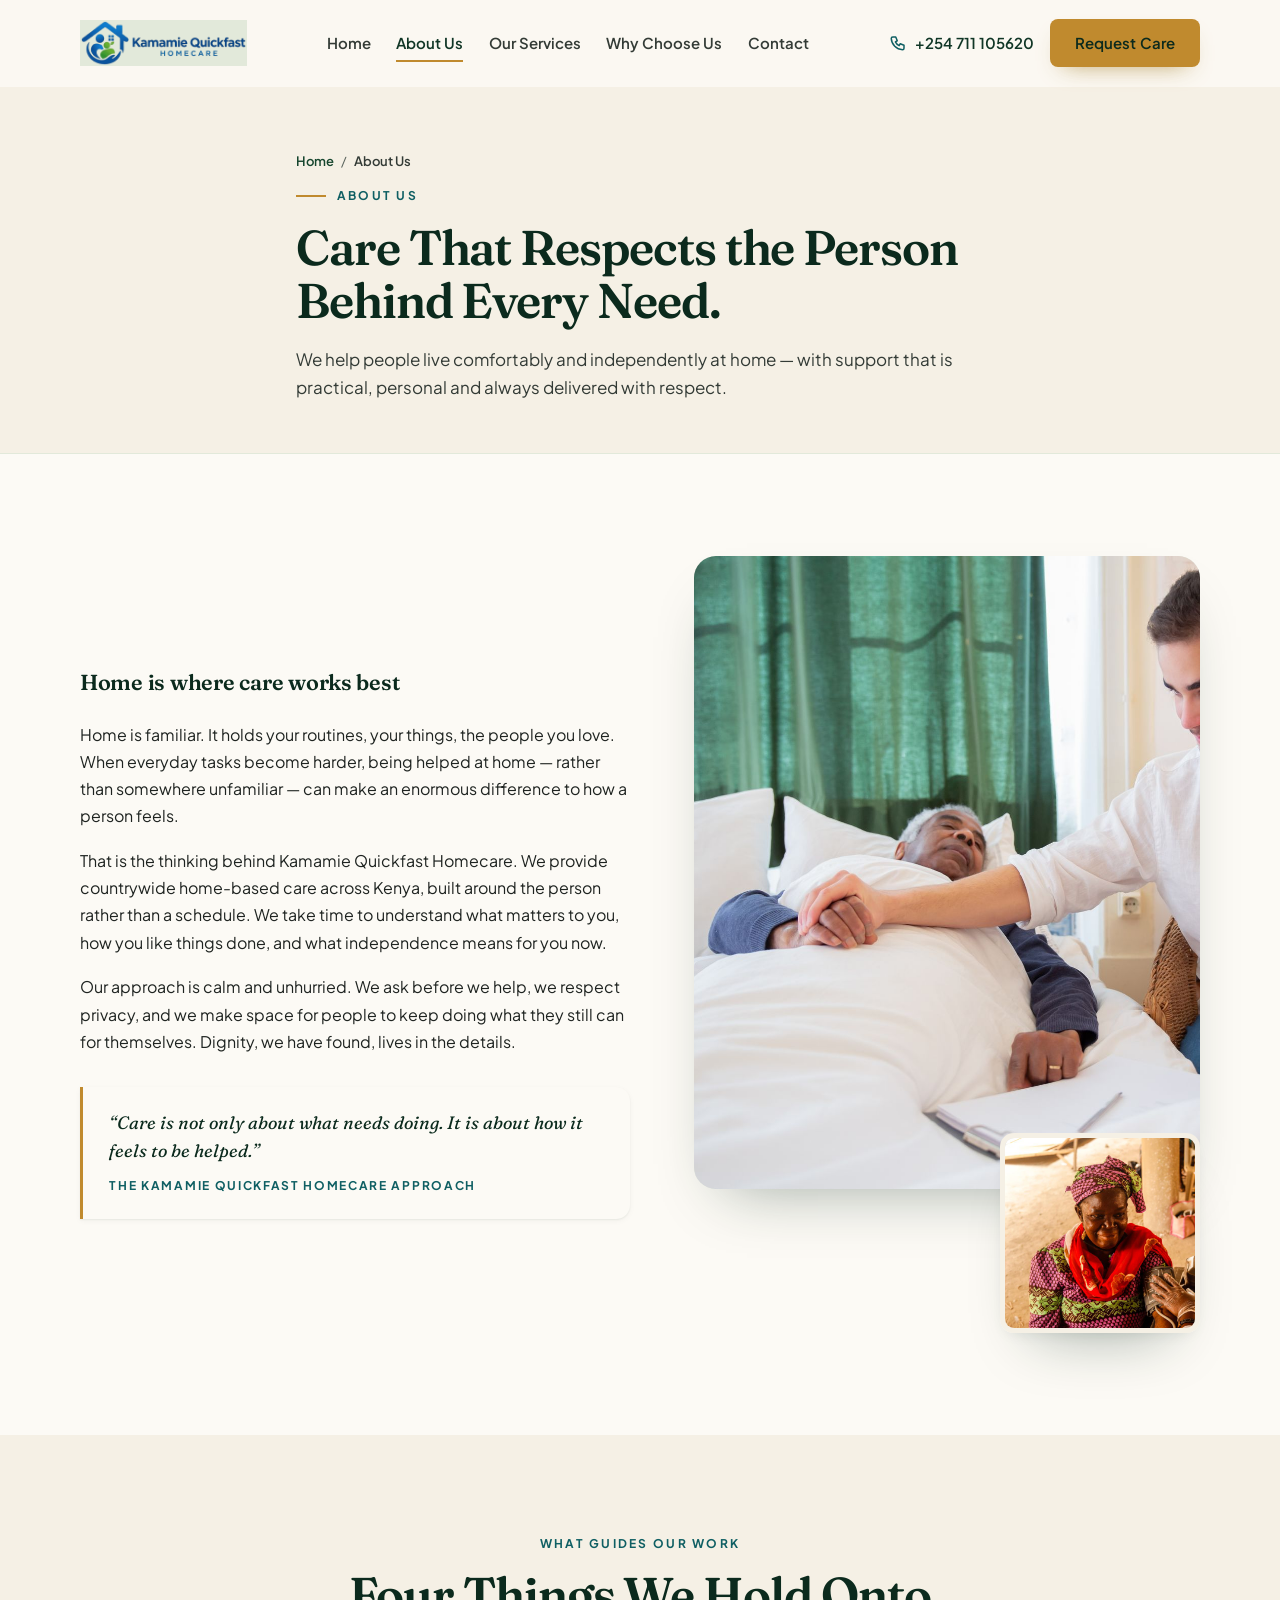
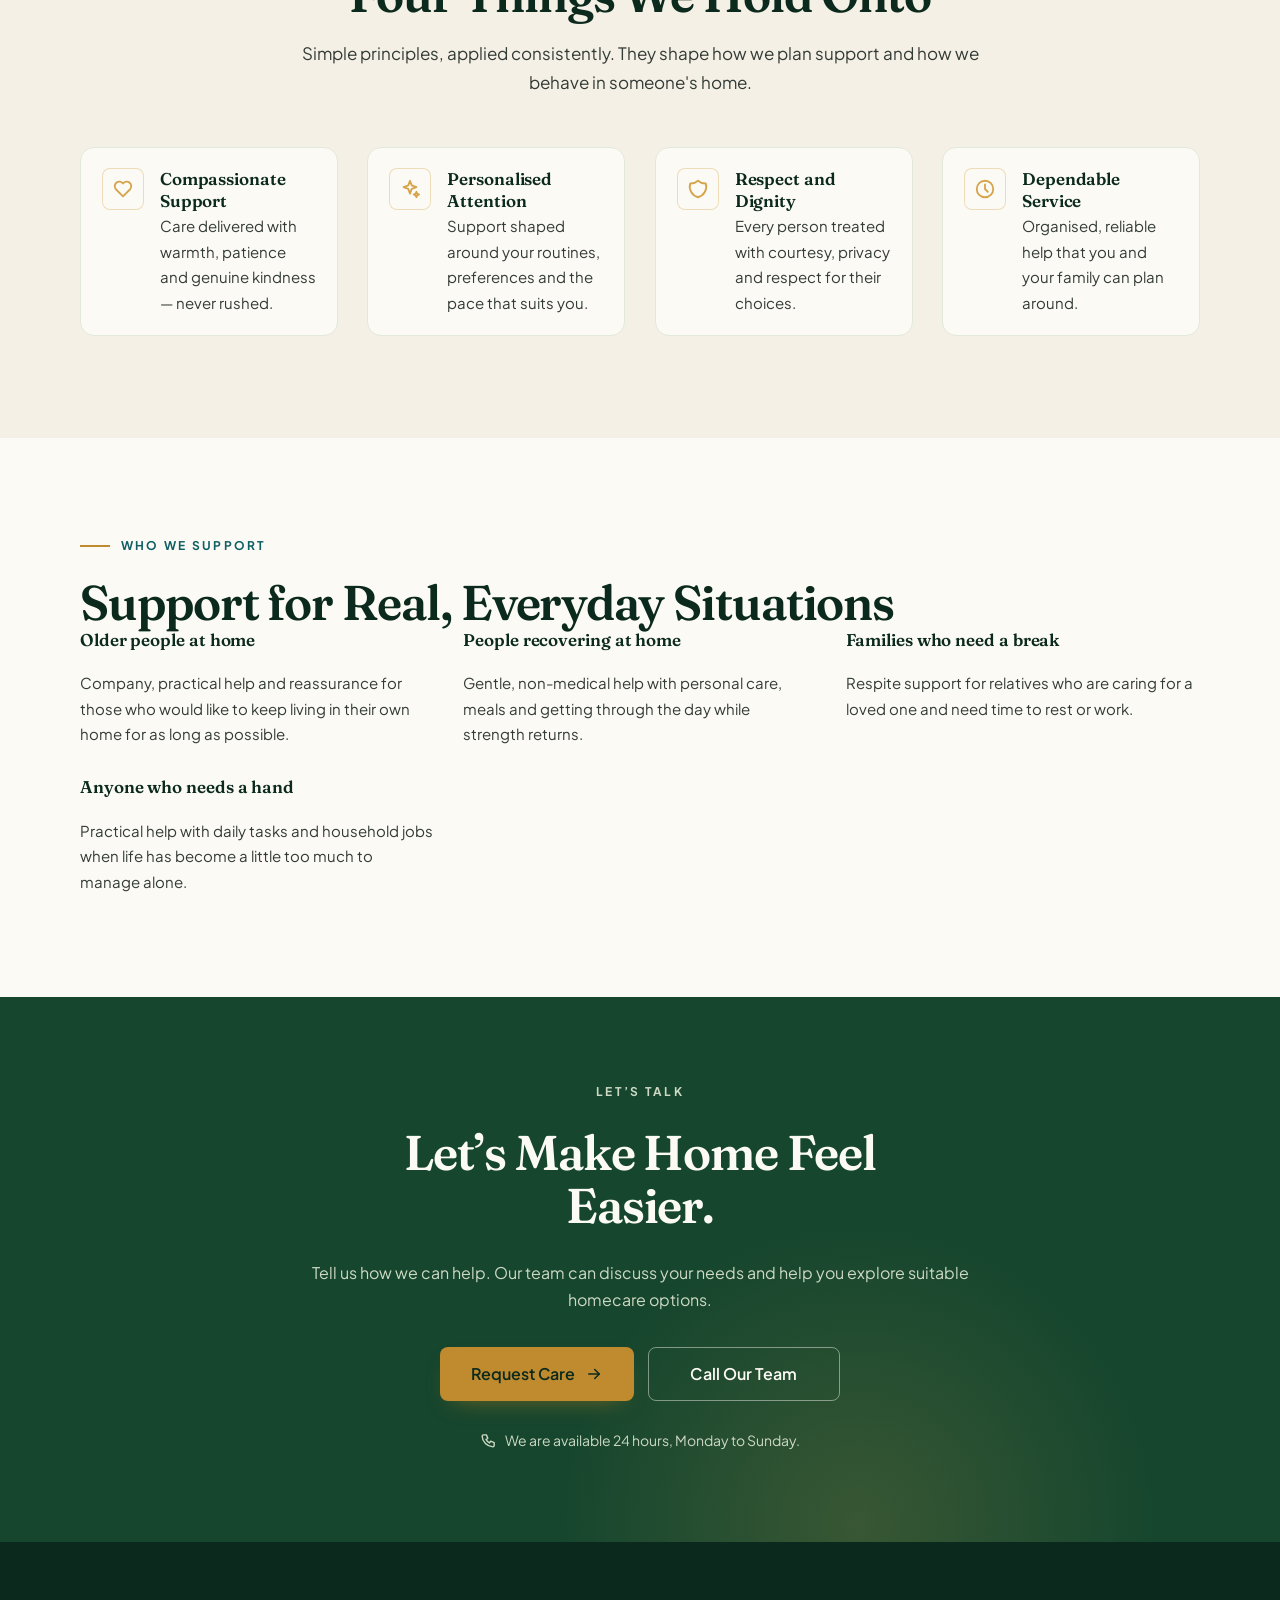
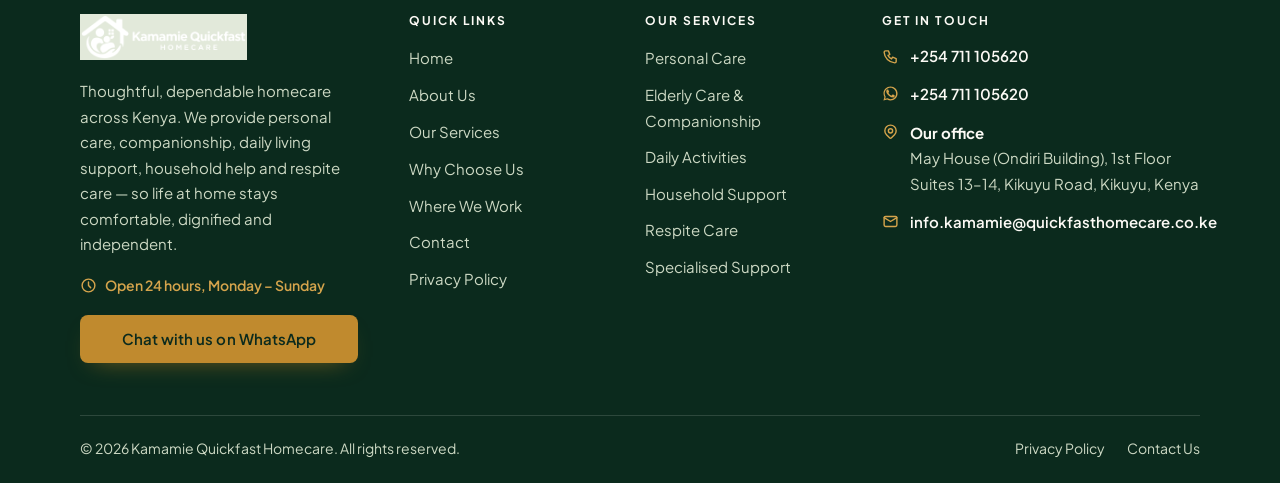
<file: about.html>
﻿<!DOCTYPE html>
<html lang="en">
<head>
    <meta charset="UTF-8">
    <meta name="viewport" content="width=device-width, initial-scale=1.0">
    <title>About Us — Kamamie Quickfast Homecare</title>
    <meta name="description" content="Kamamie Quickfast Homecare provides thoughtful, dependable homecare across Kenya. Learn about our approach to compassionate support, dignity and independence at home.">
    <meta name="theme-color" content="#16462e">
    <link rel="canonical" href="https://www.kamamiequickfasthomecare.co.ke/about.html">

    <meta property="og:type" content="website">
    <meta property="og:site_name" content="Kamamie Quickfast Homecare">
    <meta property="og:title" content="About Us — Kamamie Quickfast Homecare">
    <meta property="og:description" content="Thoughtful, dependable homecare across Kenya. Care that respects the person behind every need.">
    <meta property="og:url" content="https://www.kamamiequickfasthomecare.co.ke/about.html">

    <link rel="icon" type="image/png" href="/static/img/logo.png">
    <link rel="preconnect" href="https://fonts.googleapis.com">
    <link rel="preconnect" href="https://fonts.gstatic.com" crossorigin>
    <link href="https://fonts.googleapis.com/css2?family=Fraunces:opsz,wght@9..144,400..800&family=Plus+Jakarta+Sans:wght@400..800&display=swap" rel="stylesheet">
    <link rel="stylesheet" href="/static/css/custom.css">
</head>
<body>
    <a class="skip-link" href="#main">Skip to main content</a>

    <svg width="0" height="0" style="position:absolute" aria-hidden="true" focusable="false">
        <defs>
            <symbol id="i-arrow" viewBox="0 0 24 24" fill="none" stroke="currentColor" stroke-width="2" stroke-linecap="round" stroke-linejoin="round"><path d="M5 12h14"/><path d="M13 6l6 6-6 6"/></symbol>
            <symbol id="i-phone" viewBox="0 0 24 24" fill="none" stroke="currentColor" stroke-width="2" stroke-linecap="round" stroke-linejoin="round"><path d="M5 4h4l2 5l-2.5 1.5a11 11 0 0 0 5 5l1.5 -2.5l5 2v4a2 2 0 0 1 -2 2a16 16 0 0 1 -15 -15a2 2 0 0 1 2 -2"/></symbol>
            <symbol id="i-whatsapp" viewBox="0 0 24 24" fill="currentColor"><path d="M17.472 14.382c-.297-.149-1.758-.867-2.03-.967-.273-.099-.471-.148-.67.15-.197.297-.767.966-.94 1.164-.174.199-.347.223-.644.075-.297-.15-1.255-.463-2.39-1.475-.883-.788-1.48-1.761-1.653-2.059-.174-.297-.019-.458.13-.606.134-.133.298-.347.446-.52.149-.174.198-.298.298-.497.099-.198.05-.371-.025-.52-.075-.149-.669-1.612-.916-2.207-.242-.579-.487-.5-.669-.51-.173-.008-.371-.01-.57-.01-.198 0-.52.074-.792.372-.272.297-1.04 1.016-1.04 2.479 0 1.462 1.065 2.875 1.213 3.074.149.198 2.096 3.2 5.077 4.487.709.306 1.262.489 1.694.625.712.227 1.36.195 1.872.118.571-.085 1.758-.719 2.006-1.413.248-.694.248-1.29.173-1.414-.074-.124-.272-.198-.57-.347z"/><path d="M12.04 2c-5.46 0-9.9 4.44-9.9 9.9 0 1.75.46 3.45 1.32 4.95L2 22l5.25-1.38c1.45.79 3.08 1.21 4.79 1.21 5.46 0 9.9-4.44 9.9-9.9S17.5 2 12.04 2zm0 18.02c-1.48 0-2.93-.4-4.2-1.15l-.3-.18-3.12.82.83-3.04-.19-.31a8.03 8.03 0 0 1-1.23-4.26c0-4.44 3.61-8.05 8.05-8.05 2.15 0 4.17.84 5.69 2.36a8.02 8.02 0 0 1 2.36 5.69c0 4.44-3.61 8.05-8.05 8.05z"/></symbol>
            <symbol id="i-clock" viewBox="0 0 24 24" fill="none" stroke="currentColor" stroke-width="2" stroke-linecap="round" stroke-linejoin="round"><circle cx="12" cy="12" r="9"/><path d="M12 7v5l3 3"/></symbol>
            <symbol id="i-pin" viewBox="0 0 24 24" fill="none" stroke="currentColor" stroke-width="2" stroke-linecap="round" stroke-linejoin="round"><path d="M9 11a3 3 0 1 0 6 0a3 3 0 0 0 -6 0"/><path d="M17.657 16.657l-4.243 4.243a2 2 0 0 1 -2.827 0l-4.244 -4.243a8 8 0 1 1 11.314 0z"/></symbol>
            <symbol id="i-mail" viewBox="0 0 24 24" fill="none" stroke="currentColor" stroke-width="2" stroke-linecap="round" stroke-linejoin="round"><path d="M3 7a2 2 0 0 1 2 -2h14a2 2 0 0 1 2 2v10a2 2 0 0 1 -2 2h-14a2 2 0 0 1 -2 -2z"/><path d="M3 6.5l9 5.5l9 -5.5"/></symbol>
            <symbol id="i-heart" viewBox="0 0 24 24" fill="none" stroke="currentColor" stroke-width="2" stroke-linecap="round" stroke-linejoin="round"><path d="M19.5 12.572l-7.5 7.428l-7.5 -7.428a5 5 0 1 1 7.5 -6.566a5 5 0 1 1 7.5 6.572"/></symbol>
            <symbol id="i-check" viewBox="0 0 24 24" fill="none" stroke="currentColor" stroke-width="2.2" stroke-linecap="round" stroke-linejoin="round"><path d="M20 6l-11 11l-5 -5"/></symbol>
            <symbol id="i-home" viewBox="0 0 24 24" fill="none" stroke="currentColor" stroke-width="2" stroke-linecap="round" stroke-linejoin="round"><path d="M5 12l-2 0l9 -9l9 9l-2 0"/><path d="M5 10v10a1 1 0 0 0 1 1h12a1 1 0 0 0 1 -1v-10"/></symbol>
            <symbol id="i-users" viewBox="0 0 24 24" fill="none" stroke="currentColor" stroke-width="2" stroke-linecap="round" stroke-linejoin="round"><path d="M9 7m-4 0a4 4 0 1 0 8 0a4 4 0 1 0 -8 0"/><path d="M3 21v-2a4 4 0 0 1 4 -4h4a4 4 0 0 1 4 4v2"/><path d="M16 3.13a4 4 0 0 1 0 7.75"/><path d="M21 21v-2a4 4 0 0 0 -3 -3.87"/></symbol>
            <symbol id="i-shield" viewBox="0 0 24 24" fill="none" stroke="currentColor" stroke-width="2" stroke-linecap="round" stroke-linejoin="round"><path d="M12 3a12 12 0 0 0 8.5 3a12 12 0 0 1 -8.5 15a12 12 0 0 1 -8.5 -15a12 12 0 0 0 8.5 -3"/></symbol>
            <symbol id="i-spark" viewBox="0 0 24 24" fill="none" stroke="currentColor" stroke-width="2" stroke-linecap="round" stroke-linejoin="round"><path d="M12 3l1.9 5.1l5.1 1.9l-5.1 1.9l-1.9 5.1l-1.9 -5.1l-5.1 -1.9l5.1 -1.9z"/><path d="M19 15l.9 2.1l2.1 .9l-2.1 .9l-.9 2.1l-.9 -2.1l-2.1 -.9l2.1 -.9z"/></symbol>
            <symbol id="i-message" viewBox="0 0 24 24" fill="none" stroke="currentColor" stroke-width="2" stroke-linecap="round" stroke-linejoin="round"><path d="M4 21v-13a3 3 0 0 1 3 -3h10a3 3 0 0 1 3 3v6a3 3 0 0 1 -3 3h-8l-5 4"/></symbol>
            <symbol id="i-activity" viewBox="0 0 24 24" fill="none" stroke="currentColor" stroke-width="2" stroke-linecap="round" stroke-linejoin="round"><path d="M3 12h4l3 8l4 -16l3 8h4"/></symbol>
        </defs>
    </svg>

    <header class="site-header">
        <div class="container header-inner">
            <a href="/index.html" class="brand" aria-label="Kamamie Quickfast Homecare — home">
                <img class="brand__logo" src="/static/img/logo-banner.png" width="724" height="200" alt="Kamamie Quickfast Homecare">
            </a>
            <nav class="nav" aria-label="Main navigation">
                <ul class="nav__list">
                    <li><a class="nav__link" href="/index.html">Home</a></li>
                    <li><a class="nav__link is-active" href="/about.html" aria-current="page">About Us</a></li>
                    <li><a class="nav__link" href="/services.html">Our Services</a></li>
                    <li><a class="nav__link" href="/index.html#why-us">Why Choose Us</a></li>
                    <li><a class="nav__link" href="/contact.html">Contact</a></li>
                </ul>
            </nav>
            <div class="header-actions">
                <a class="header-phone" href="tel:+254711105620">
                    <svg width="18" height="18" aria-hidden="true"><use href="#i-phone"/></svg>
                    +254 711 105620
                </a>
                <a class="btn btn--primary" href="/contact.html">Request Care</a>
                <button class="nav-toggle" type="button" aria-expanded="false" aria-controls="mobile-nav" aria-label="Open menu">
                    <span class="nav-toggle__bar"></span>
                    <span class="nav-toggle__bar"></span>
                    <span class="nav-toggle__bar"></span>
                </button>
            </div>
        </div>
    </header>

    <div class="mobile-nav" id="mobile-nav">
        <ul class="mobile-nav__list">
            <li><a class="mobile-nav__link" href="/index.html">Home <svg width="18" height="18" aria-hidden="true"><use href="#i-arrow"/></svg></a></li>
            <li><a class="mobile-nav__link" href="/about.html">About Us <svg width="18" height="18" aria-hidden="true"><use href="#i-arrow"/></svg></a></li>
            <li><a class="mobile-nav__link" href="/services.html">Our Services <svg width="18" height="18" aria-hidden="true"><use href="#i-arrow"/></svg></a></li>
            <li><a class="mobile-nav__link" href="/index.html#why-us">Why Choose Us <svg width="18" height="18" aria-hidden="true"><use href="#i-arrow"/></svg></a></li>
            <li><a class="mobile-nav__link" href="/contact.html">Contact <svg width="18" height="18" aria-hidden="true"><use href="#i-arrow"/></svg></a></li>
        </ul>
        <div class="mobile-nav__cta">
            <a class="btn btn--primary btn--lg btn--block" href="/contact.html">Request Care</a>
            <a class="btn btn--outline btn--lg btn--block" href="tel:+254711105620">Call +254 711 105620</a>
        </div>
        <div class="mobile-nav__meta">
            <a href="https://wa.me/254711105620"><svg width="18" height="18" aria-hidden="true"><use href="#i-whatsapp"/></svg> WhatsApp +254 711 105620</a>
            <span>Open 24 hours, Monday – Sunday</span>
        </div>
    </div>

    <main id="main">

        <section class="page-hero">
            <div class="container page-hero__inner">
                <nav class="breadcrumb" aria-label="Breadcrumb">
                    <a href="/index.html">Home</a>
                    <span aria-hidden="true">/</span>
                    <span aria-current="page">About Us</span>
                </nav>
                <p class="eyebrow">About us</p>
                <h1 class="h2">Care That Respects the Person Behind Every Need.</h1>
                <p class="lead">We help people live comfortably and independently at home — with support that is practical, personal and always delivered with respect.</p>
            </div>
        </section>

        <section class="section">
            <div class="container about__inner">
                <div class="about__content">
                    <h2 class="h3">Home is where care works best</h2>
                    <div class="about__text">
                        <p>Home is familiar. It holds your routines, your things, the people you love. When everyday tasks become harder, being helped at home — rather than somewhere unfamiliar — can make an enormous difference to how a person feels.</p>
                        <p>That is the thinking behind Kamamie Quickfast Homecare. We provide countrywide home-based care across Kenya, built around the person rather than a schedule. We take time to understand what matters to you, how you like things done, and what independence means for you now.</p>
                        <p>Our approach is calm and unhurried. We ask before we help, we respect privacy, and we make space for people to keep doing what they still can for themselves. Dignity, we have found, lives in the details.</p>
                    </div>
                    <blockquote class="about__quote">
                        <p>&ldquo;Care is not only about what needs doing. It is about how it feels to be helped.&rdquo;</p>
                        <cite>The Kamamie Quickfast Homecare approach</cite>
                    </blockquote>
                </div>

                <div class="about__media">
                    <div class="about__media-main">
                        <img src="/static/img/afr-about.jpg" width="1000" height="1250" loading="lazy"
                             alt="A carer sits close beside an older man resting in bed, holding his hand.">
                    </div>
                    <div class="about__media-inset">
                        <img src="/static/img/afr-about-inset.jpg" width="640" height="640" loading="lazy"
                             alt="Close-up of a carer's hands gently holding an older woman's hands in a moment of support.">
                    </div>
                </div>
            </div>
        </section>

        <section class="section bg-cream" aria-labelledby="values-title">
            <div class="container">
                <div class="section-head section-head--center">
                    <p class="eyebrow eyebrow--plain">What guides our work</p>
                    <h2 class="h2" id="values-title">Four Things We Hold Onto</h2>
                    <p class="lead">Simple principles, applied consistently. They shape how we plan support and how we behave in someone's home.</p>
                </div>

                <div class="grid-auto">
                    <div class="info-card">
                        <span class="values__icon" aria-hidden="true" class="values__icon values__icon--solid"><svg width="22" height="22"><use href="#i-heart"/></svg></span>
                        <div>
                            <h3 class="h4">Compassionate Support</h3>
                            <p class="body-sm" class="note-gap">Care delivered with warmth, patience and genuine kindness — never rushed.</p>
                        </div>
                    </div>
                    <div class="info-card">
                        <span class="values__icon" aria-hidden="true" class="values__icon values__icon--solid"><svg width="22" height="22"><use href="#i-spark"/></svg></span>
                        <div>
                            <h3 class="h4">Personalised Attention</h3>
                            <p class="body-sm" class="note-gap">Support shaped around your routines, preferences and the pace that suits you.</p>
                        </div>
                    </div>
                    <div class="info-card">
                        <span class="values__icon" aria-hidden="true" class="values__icon values__icon--solid"><svg width="22" height="22"><use href="#i-shield"/></svg></span>
                        <div>
                            <h3 class="h4">Respect and Dignity</h3>
                            <p class="body-sm" class="note-gap">Every person treated with courtesy, privacy and respect for their choices.</p>
                        </div>
                    </div>
                    <div class="info-card">
                        <span class="values__icon" aria-hidden="true" class="values__icon values__icon--solid"><svg width="22" height="22"><use href="#i-clock"/></svg></span>
                        <div>
                            <h3 class="h4">Dependable Service</h3>
                            <p class="body-sm" class="note-gap">Organised, reliable help that you and your family can plan around.</p>
                        </div>
                    </div>
                </div>
            </div>
        </section>

        <section class="section" aria-labelledby="who-title">
            <div class="container">
                <div class="stack stack-lg">
                    <p class="eyebrow">Who we support</p>
                    <h2 class="h2" id="who-title">Support for Real, Everyday Situations</h2>
                </div>
                <div class="grid-auto grid-auto-lg">
                    <div class="stack">
                        <h3 class="h4">Older people at home</h3>
                        <p class="body-sm">Company, practical help and reassurance for those who would like to keep living in their own home for as long as possible.</p>
                    </div>
                    <div class="stack">
                        <h3 class="h4">People recovering at home</h3>
                        <p class="body-sm">Gentle, non-medical help with personal care, meals and getting through the day while strength returns.</p>
                    </div>
                    <div class="stack">
                        <h3 class="h4">Families who need a break</h3>
                        <p class="body-sm">Respite support for relatives who are caring for a loved one and need time to rest or work.</p>
                    </div>
                    <div class="stack">
                        <h3 class="h4">Anyone who needs a hand</h3>
                        <p class="body-sm">Practical help with daily tasks and household jobs when life has become a little too much to manage alone.</p>
                    </div>
                </div>
            </div>
        </section>

        <section class="cta-band">
            <div class="container cta-band__inner">
                <p class="eyebrow eyebrow--light eyebrow--plain">Let&rsquo;s talk</p>
                <h2 class="h2">Let&rsquo;s Make Home Feel Easier.</h2>
                <p class="cta-band__text">Tell us how we can help. Our team can discuss your needs and help you explore suitable homecare options.</p>
                <div class="cta-band__actions">
                    <a class="btn btn--primary btn--lg" href="/contact.html">Request Care <svg class="btn-arrow" width="18" height="18" aria-hidden="true"><use href="#i-arrow"/></svg></a>
                    <a class="btn btn--ghost-light btn--lg" href="tel:+254711105620">Call Our Team</a>
                </div>
                <p class="cta-band__note">
                    <svg class="cta-note__icon" width="17" height="17" aria-hidden="true"><use href="#i-phone"/></svg>
                    We are available 24 hours, Monday to Sunday.
                </p>
            </div>
        </section>

    </main>

    <footer class="site-footer">
        <div class="container">
            <div class="footer__top">
                <div class="footer__brand">
                    <img class="footer__logo" src="/static/img/logo-banner-white.png" width="724" height="200" alt="Kamamie Quickfast Homecare">
                    <p class="footer__about">Thoughtful, dependable homecare across Kenya. We provide personal care, companionship, daily living support, household help and respite care — so life at home stays comfortable, dignified and independent.</p>
                    <span class="footer__hours"><svg width="17" height="17" aria-hidden="true"><use href="#i-clock"/></svg> Open 24 hours, Monday – Sunday</span>
                    <a class="btn btn--primary" href="https://wa.me/254711105620">Chat with us on WhatsApp</a>
                </div>
                <div>
                    <h2 class="footer__col-title">Quick links</h2>
                    <ul class="footer__links">
                        <li><a href="/index.html">Home</a></li>
                        <li><a href="/about.html">About Us</a></li>
                        <li><a href="/services.html">Our Services</a></li>
                        <li><a href="/index.html#why-us">Why Choose Us</a></li>
                        <li><a href="/index.html#location">Where We Work</a></li>
                        <li><a href="/contact.html">Contact</a></li>
                        <li><a href="/privacy.html">Privacy Policy</a></li>
                    </ul>
                </div>
                <div>
                    <h2 class="footer__col-title">Our services</h2>
                    <ul class="footer__links">
                        <li><a href="/services.html#personal-care">Personal Care</a></li>
                        <li><a href="/services.html#elderly-care">Elderly Care &amp; Companionship</a></li>
                        <li><a href="/services.html#daily-activities">Daily Activities</a></li>
                        <li><a href="/services.html#household-support">Household Support</a></li>
                        <li><a href="/services.html#respite-care">Respite Care</a></li>
                        <li><a href="/services.html#specialised-support">Specialised Support</a></li>
                    </ul>
                </div>
                <div>
                    <h2 class="footer__col-title">Get in touch</h2>
                    <ul class="footer__contact">
                        <li><svg width="17" height="17" aria-hidden="true"><use href="#i-phone"/></svg><span><a href="tel:+254711105620">+254 711 105620</a></span></li>
                        <li><svg width="17" height="17" aria-hidden="true"><use href="#i-whatsapp"/></svg><span><a href="https://wa.me/254711105620">+254 711 105620</a></span></li>
                        <li><svg width="17" height="17" aria-hidden="true"><use href="#i-pin"/></svg><span class="footer__address"><strong>Our office</strong>May House (Ondiri Building), 1st Floor<br>Suites 13–14, Kikuyu Road, Kikuyu, Kenya</span></li>
                        <li><svg width="17" height="17" aria-hidden="true"><use href="#i-mail"/></svg><span><a href="mailto:info.kamamie@quickfasthomecare.co.ke">info.kamamie@quickfasthomecare.co.ke</a></span></li>
                    </ul>
                </div>
            </div>
            <div class="footer__bottom">
                <p>&copy; 2026 Kamamie Quickfast Homecare. All rights reserved.</p>
                <ul class="footer__legal">
                    <li><a href="/privacy.html">Privacy Policy</a></li>
                    <li><a href="/contact.html">Contact Us</a></li>
                </ul>
            </div>
        </div>
    </footer>

    <script src="/static/js/site.js"></script>
</body>
</html>
</file>
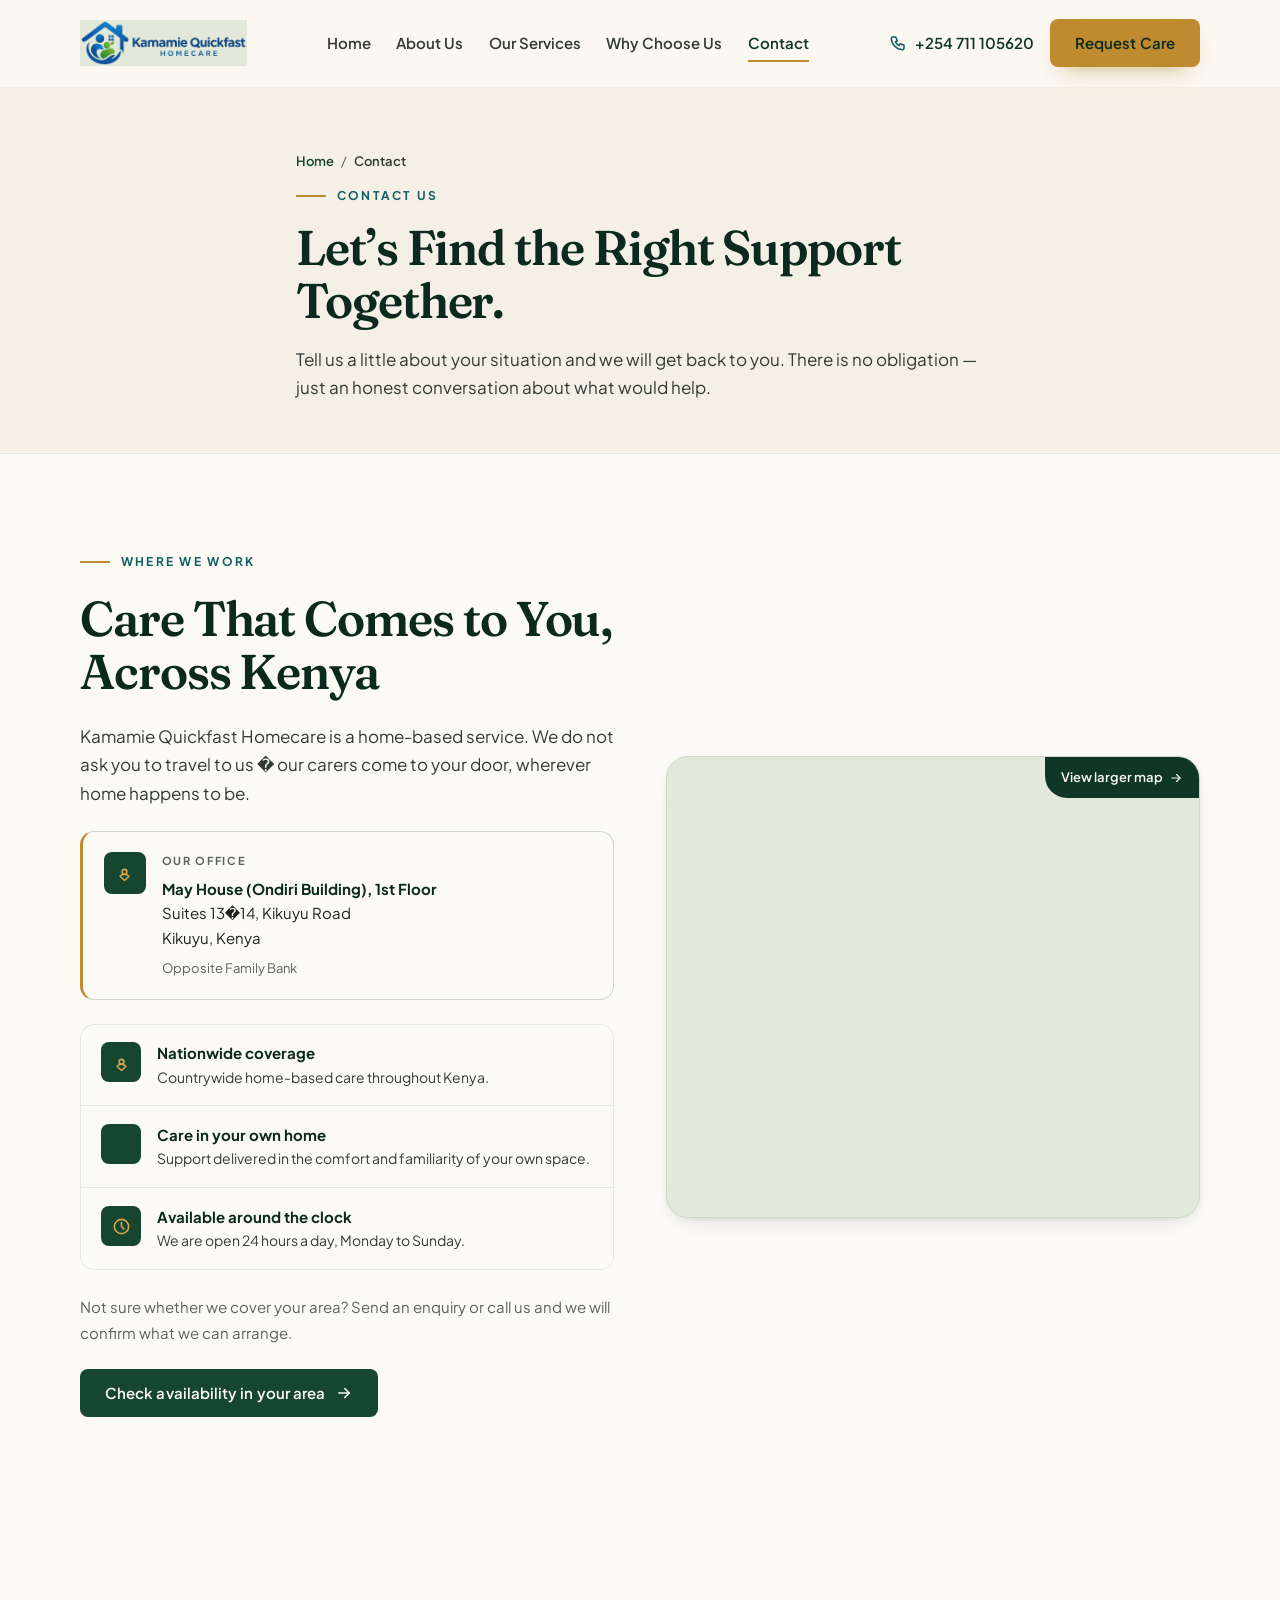
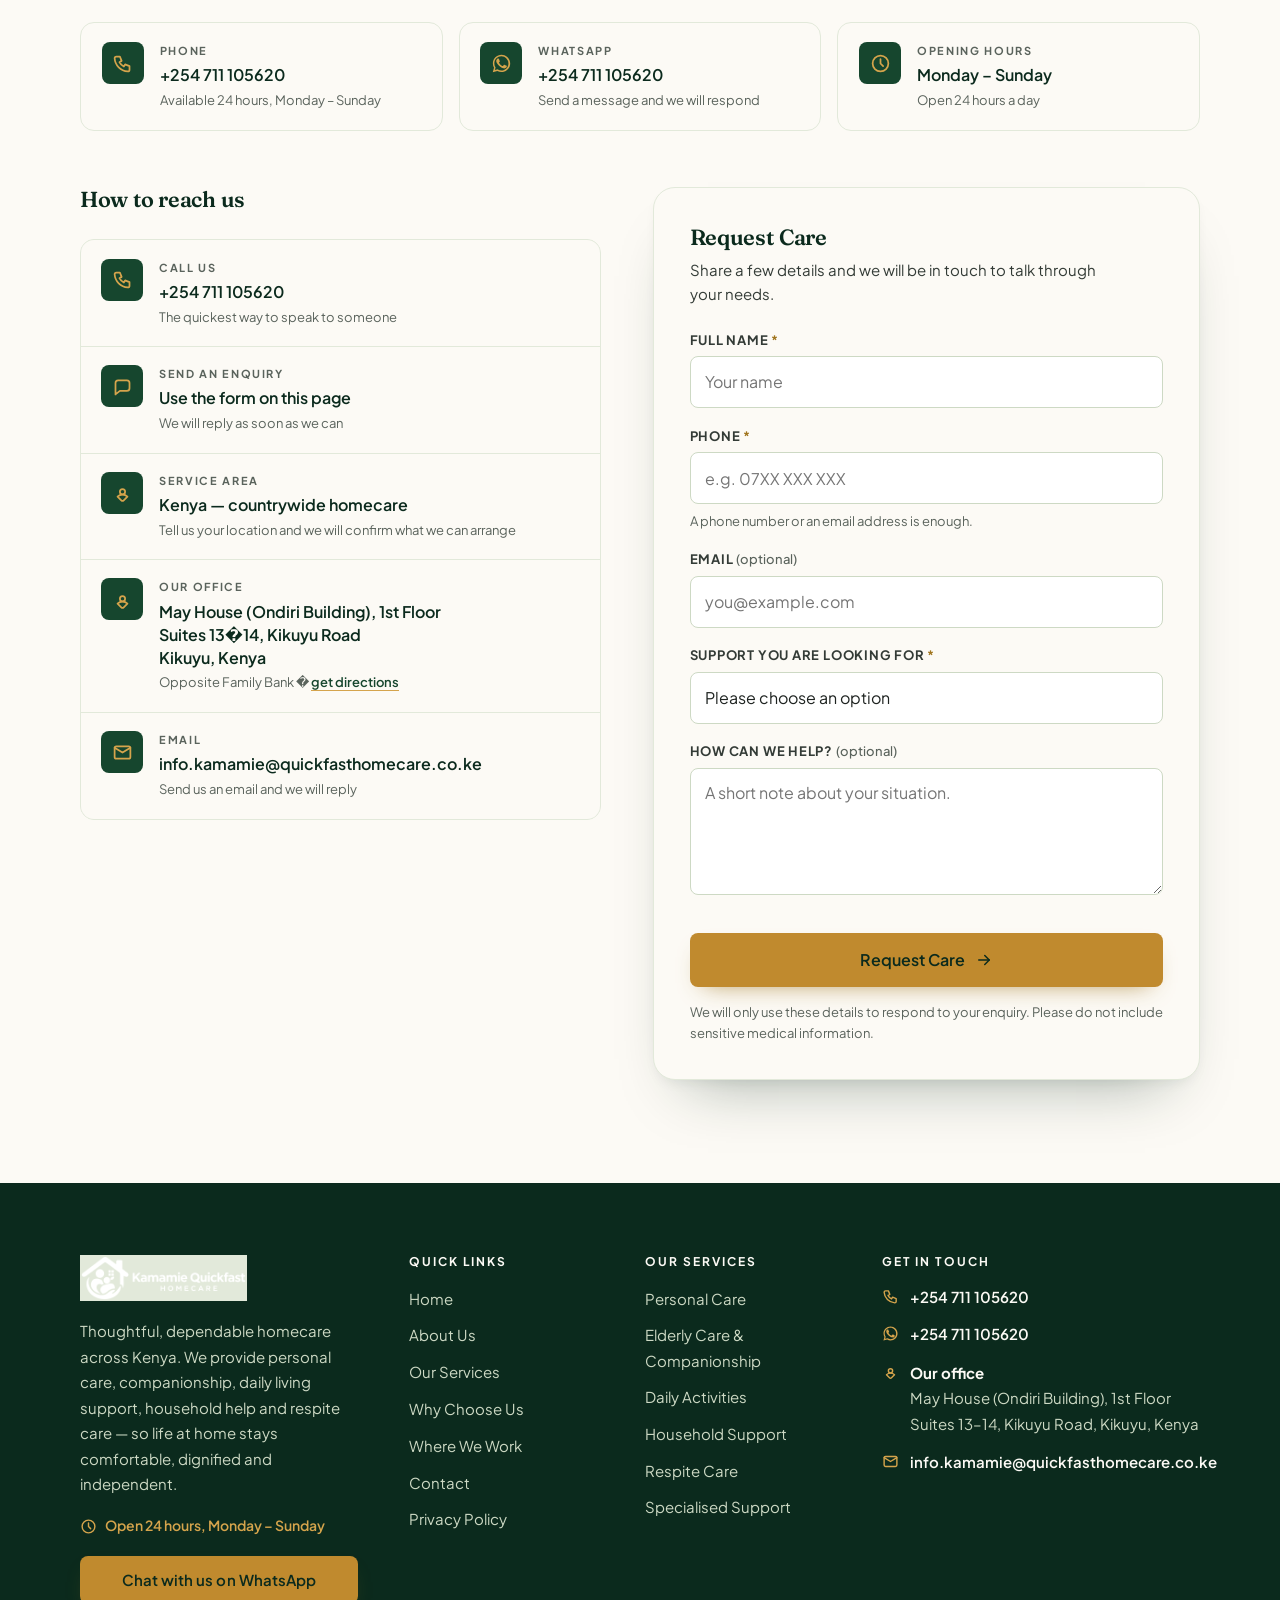
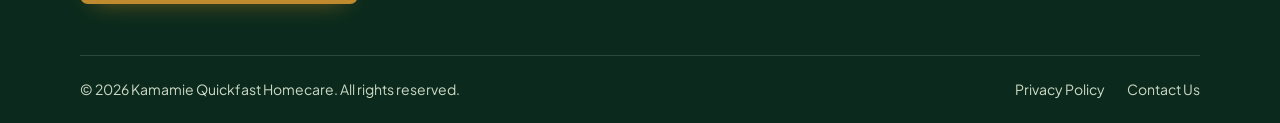
<file: contact.html>
﻿<!DOCTYPE html>
<html lang="en">
<head>
    <meta charset="UTF-8">
    <meta name="viewport" content="width=device-width, initial-scale=1.0">
    <title>Contact Us — Kamamie Quickfast Homecare</title>
    <meta name="description" content="Get in touch with Kamamie Quickfast Homecare. Call or WhatsApp +254 711 105620, or send an enquiry and our team will discuss your homecare needs. Open 24 hours, Monday to Sunday.">
    <meta name="theme-color" content="#16462e">
    <link rel="canonical" href="https://www.kamamiequickfasthomecare.co.ke/contact.html">

    <meta property="og:type" content="website">
    <meta property="og:site_name" content="Kamamie Quickfast Homecare">
    <meta property="og:title" content="Contact Us — Kamamie Quickfast Homecare">
    <meta property="og:description" content="Call, WhatsApp or send an enquiry. Our team will discuss your homecare needs and help you explore the right support.">
    <meta property="og:url" content="https://www.kamamiequickfasthomecare.co.ke/contact.html">

    <link rel="icon" type="image/png" href="/static/img/logo.png">
    <link rel="preconnect" href="https://fonts.googleapis.com">
    <link rel="preconnect" href="https://fonts.gstatic.com" crossorigin>
    <link href="https://fonts.googleapis.com/css2?family=Fraunces:opsz,wght@9..144,400..800&family=Plus+Jakarta+Sans:wght@400..800&display=swap" rel="stylesheet">
    <link rel="stylesheet" href="/static/css/custom.css">
</head>
<body>
    <a class="skip-link" href="#main">Skip to main content</a>

    <svg width="0" height="0" style="position:absolute" aria-hidden="true" focusable="false">
        <defs>
            <symbol id="i-arrow" viewBox="0 0 24 24" fill="none" stroke="currentColor" stroke-width="2" stroke-linecap="round" stroke-linejoin="round"><path d="M5 12h14"/><path d="M13 6l6 6-6 6"/></symbol>
            <symbol id="i-phone" viewBox="0 0 24 24" fill="none" stroke="currentColor" stroke-width="2" stroke-linecap="round" stroke-linejoin="round"><path d="M5 4h4l2 5l-2.5 1.5a11 11 0 0 0 5 5l1.5 -2.5l5 2v4a2 2 0 0 1 -2 2a16 16 0 0 1 -15 -15a2 2 0 0 1 2 -2"/></symbol>
            <symbol id="i-whatsapp" viewBox="0 0 24 24" fill="currentColor"><path d="M17.472 14.382c-.297-.149-1.758-.867-2.03-.967-.273-.099-.471-.148-.67.15-.197.297-.767.966-.94 1.164-.174.199-.347.223-.644.075-.297-.15-1.255-.463-2.39-1.475-.883-.788-1.48-1.761-1.653-2.059-.174-.297-.019-.458.13-.606.134-.133.298-.347.446-.52.149-.174.198-.298.298-.497.099-.198.05-.371-.025-.52-.075-.149-.669-1.612-.916-2.207-.242-.579-.487-.5-.669-.51-.173-.008-.371-.01-.57-.01-.198 0-.52.074-.792.372-.272.297-1.04 1.016-1.04 2.479 0 1.462 1.065 2.875 1.213 3.074.149.198 2.096 3.2 5.077 4.487.709.306 1.262.489 1.694.625.712.227 1.36.195 1.872.118.571-.085 1.758-.719 2.006-1.413.248-.694.248-1.29.173-1.414-.074-.124-.272-.198-.57-.347z"/><path d="M12.04 2c-5.46 0-9.9 4.44-9.9 9.9 0 1.75.46 3.45 1.32 4.95L2 22l5.25-1.38c1.45.79 3.08 1.21 4.79 1.21 5.46 0 9.9-4.44 9.9-9.9S17.5 2 12.04 2zm0 18.02c-1.48 0-2.93-.4-4.2-1.15l-.3-.18-3.12.82.83-3.04-.19-.31a8.03 8.03 0 0 1-1.23-4.26c0-4.44 3.61-8.05 8.05-8.05 2.15 0 4.17.84 5.69 2.36a8.02 8.02 0 0 1 2.36 5.69c0 4.44-3.61 8.05-8.05 8.05z"/></symbol>
            <symbol id="i-clock" viewBox="0 0 24 24" fill="none" stroke="currentColor" stroke-width="2" stroke-linecap="round" stroke-linejoin="round"><circle cx="12" cy="12" r="9"/><path d="M12 7v5l3 3"/></symbol>
            <symbol id="i-pin" viewBox="0 0 24 24" fill="none" stroke="currentColor" stroke-width="2" stroke-linecap="round" stroke-linejoin="round"><path d="M9 11a3 3 0 1 0 6 0a3 3 0 0 0 -6 0"/><path d="M17.657 16.657l-4.243 4.243a2 2 0 0 1 -2.827 0l-4.244 -4.243a8 8 0 0 1 11.314 0z"/></symbol>
            <symbol id="i-mail" viewBox="0 0 24 24" fill="none" stroke="currentColor" stroke-width="2" stroke-linecap="round" stroke-linejoin="round"><path d="M3 7a2 2 0 0 1 2 -2h14a2 2 0 0 1 2 2v10a2 2 0 0 1 -2 2h-14a2 2 0 0 1 -2 -2z"/><path d="M3 6.5l9 5.5l9 -5.5"/></symbol>
            <symbol id="i-check" viewBox="0 0 24 24" fill="none" stroke="currentColor" stroke-width="2.2" stroke-linecap="round" stroke-linejoin="round"><path d="M20 6l-11 11l-5 -5"/></symbol>
            <symbol id="i-message" viewBox="0 0 24 24" fill="none" stroke="currentColor" stroke-width="2" stroke-linecap="round" stroke-linejoin="round"><path d="M4 21v-13a3 3 0 0 1 3 -3h10a3 3 0 0 1 3 3v6a3 3 0 0 1 -3 3h-8l-5 4"/></symbol>
        </defs>
    </svg>

    <header class="site-header">
        <div class="container header-inner">
            <a href="/index.html" class="brand" aria-label="Kamamie Quickfast Homecare — home">
                <img class="brand__logo" src="/static/img/logo-banner.png" width="724" height="200" alt="Kamamie Quickfast Homecare">
            </a>
            <nav class="nav" aria-label="Main navigation">
                <ul class="nav__list">
                    <li><a class="nav__link" href="/index.html">Home</a></li>
                    <li><a class="nav__link" href="/about.html">About Us</a></li>
                    <li><a class="nav__link" href="/services.html">Our Services</a></li>
                    <li><a class="nav__link" href="/index.html#why-us">Why Choose Us</a></li>
                    <li><a class="nav__link is-active" href="/contact.html" aria-current="page">Contact</a></li>
                </ul>
            </nav>
            <div class="header-actions">
                <a class="header-phone" href="tel:+254711105620">
                    <svg width="18" height="18" aria-hidden="true"><use href="#i-phone"/></svg>
                    +254 711 105620
                </a>
                <a class="btn btn--primary" href="#enquiry">Request Care</a>
                <button class="nav-toggle" type="button" aria-expanded="false" aria-controls="mobile-nav" aria-label="Open menu">
                    <span class="nav-toggle__bar"></span>
                    <span class="nav-toggle__bar"></span>
                    <span class="nav-toggle__bar"></span>
                </button>
            </div>
        </div>
    </header>

    <div class="mobile-nav" id="mobile-nav">
        <ul class="mobile-nav__list">
            <li><a class="mobile-nav__link" href="/index.html">Home <svg width="18" height="18" aria-hidden="true"><use href="#i-arrow"/></svg></a></li>
            <li><a class="mobile-nav__link" href="/about.html">About Us <svg width="18" height="18" aria-hidden="true"><use href="#i-arrow"/></svg></a></li>
            <li><a class="mobile-nav__link" href="/services.html">Our Services <svg width="18" height="18" aria-hidden="true"><use href="#i-arrow"/></svg></a></li>
            <li><a class="mobile-nav__link" href="/index.html#why-us">Why Choose Us <svg width="18" height="18" aria-hidden="true"><use href="#i-arrow"/></svg></a></li>
            <li><a class="mobile-nav__link" href="/contact.html">Contact <svg width="18" height="18" aria-hidden="true"><use href="#i-arrow"/></svg></a></li>
        </ul>
        <div class="mobile-nav__cta">
            <a class="btn btn--primary btn--lg btn--block" href="#enquiry">Request Care</a>
            <a class="btn btn--outline btn--lg btn--block" href="tel:+254711105620">Call +254 711 105620</a>
        </div>
        <div class="mobile-nav__meta">
            <a href="https://wa.me/254711105620"><svg width="18" height="18" aria-hidden="true"><use href="#i-whatsapp"/></svg> WhatsApp +254 711 105620</a>
            <span>Open 24 hours, Monday – Sunday</span>
        </div>
    </div>

    <main id="main">

        <section class="page-hero">
            <div class="container page-hero__inner">
                <nav class="breadcrumb" aria-label="Breadcrumb">
                    <a href="/index.html">Home</a>
                    <span aria-hidden="true">/</span>
                    <span aria-current="page">Contact</span>
                </nav>
                <p class="eyebrow">Contact us</p>
                <h1 class="h2">Let&rsquo;s Find the Right Support Together.</h1>
                <p class="lead">Tell us a little about your situation and we will get back to you. There is no obligation — just an honest conversation about what would help.</p>
            </div>
        </section>

                <!-- ===================== Service area / location ===================== -->
        <section class="section" id="location" aria-labelledby="location-title">
            <div class="container location__inner">
                <div class="location__content">
                    <p class="eyebrow">Where we work</p>
                    <h2 class="h2" id="location-title">Care That Comes to You, Across Kenya</h2>
                    <p class="lead">Kamamie Quickfast Homecare is a home-based service. We do not ask you to travel to us � our carers come to your door, wherever home happens to be.</p>

                    <div class="location-address">
                        <span class="location-address__icon" aria-hidden="true"><svg width="19" height="19"><use href="#i-pin"/></svg></span>
                        <div>
                            <span class="location-address__label">Our office</span>
                            <address>
                                <strong>May House (Ondiri Building), 1st Floor</strong><br>
                                Suites 13�14, Kikuyu Road<br>
                                Kikuyu, Kenya
                            </address>
                            <span class="location-address__landmark">Opposite Family Bank</span>
                        </div>
                    </div>

                    <div class="location__points">
                        <div class="location-point">
                            <span class="location-point__icon" aria-hidden="true"><svg width="19" height="19"><use href="#i-pin"/></svg></span>
                            <div>
                                <span class="location-point__title">Nationwide coverage</span>
                                <span class="location-point__text">Countrywide home-based care throughout Kenya.</span>
                            </div>
                        </div>
                        <div class="location-point">
                            <span class="location-point__icon" aria-hidden="true"><svg width="19" height="19"><use href="#i-home"/></svg></span>
                            <div>
                                <span class="location-point__title">Care in your own home</span>
                                <span class="location-point__text">Support delivered in the comfort and familiarity of your own space.</span>
                            </div>
                        </div>
                        <div class="location-point">
                            <span class="location-point__icon" aria-hidden="true"><svg width="19" height="19"><use href="#i-clock"/></svg></span>
                            <div>
                                <span class="location-point__title">Available around the clock</span>
                                <span class="location-point__text">We are open 24 hours a day, Monday to Sunday.</span>
                            </div>
                        </div>
                    </div>

                    <p class="body-sm muted location__note">Not sure whether we cover your area? Send an enquiry or call us and we will confirm what we can arrange.</p>
                    <a class="btn btn--forest" href="#enquiry">Check availability in your area <svg class="btn-arrow" width="18" height="18" aria-hidden="true"><use href="#i-arrow"/></svg></a>
                </div>

                <div class="location__map">
                    <iframe
                        title="Map showing the Kamamie Quickfast Homecare office in Kikuyu, Kenya, and our nationwide service area"
                        src="https://www.openstreetmap.org/export/embed.html?bbox=36.5900%2C-1.3100%2C36.7400%2C-1.1700&amp;layer=mapnik&amp;marker=-1.2426480%2C36.6655397"
                        referrerpolicy="no-referrer-when-downgrade"
                        allowfullscreen></iframe>
                    <a class="location__map-link" href="https://www.openstreetmap.org/?mlat=-1.2426480&amp;mlon=36.6655397#map=14/-1.2426480/36.6655397" target="_blank" rel="noopener">
                        View larger map
                        <svg width="14" height="14" aria-hidden="true"><use href="#i-arrow"/></svg>
                    </a>
                </div>
            </div>
        </section>

<section class="section">
            <div class="container">
                <div class="info-cards info-cards--3 spaced-block">
                    <div class="info-card">
                        <span class="contact-channel__icon" aria-hidden="true"><svg width="21" height="21"><use href="#i-phone"/></svg></span>
                        <div>
                            <span class="contact-channel__label">Phone</span>
                            <span class="contact-channel__value"><a href="tel:+254711105620">+254 711 105620</a></span>
                            <span class="contact-channel__hint">Available 24 hours, Monday – Sunday</span>
                        </div>
                    </div>
                    <div class="info-card">
                        <span class="contact-channel__icon" aria-hidden="true"><svg width="21" height="21"><use href="#i-whatsapp"/></svg></span>
                        <div>
                            <span class="contact-channel__label">WhatsApp</span>
                            <span class="contact-channel__value"><a href="https://wa.me/254711105620">+254 711 105620</a></span>
                            <span class="contact-channel__hint">Send a message and we will respond</span>
                        </div>
                    </div>
                    <div class="info-card">
                        <span class="contact-channel__icon" aria-hidden="true"><svg width="21" height="21"><use href="#i-clock"/></svg></span>
                        <div>
                            <span class="contact-channel__label">Opening hours</span>
                            <span class="contact-channel__value">Monday – Sunday</span>
                            <span class="contact-channel__hint">Open 24 hours a day</span>
                        </div>
                    </div>
                </div>

                <div class="contact__inner" id="enquiry">
                    <div class="contact__content">
                        <h2 class="h3">How to reach us</h2>
                        <div class="contact__channels">
                            <div class="contact-channel">
                                <span class="contact-channel__icon" aria-hidden="true"><svg width="21" height="21"><use href="#i-phone"/></svg></span>
                                <div>
                                    <span class="contact-channel__label">Call us</span>
                                    <span class="contact-channel__value"><a href="tel:+254711105620">+254 711 105620</a></span>
                                    <span class="contact-channel__hint">The quickest way to speak to someone</span>
                                </div>
                            </div>
                            <div class="contact-channel">
                                <span class="contact-channel__icon" aria-hidden="true"><svg width="21" height="21"><use href="#i-message"/></svg></span>
                                <div>
                                    <span class="contact-channel__label">Send an enquiry</span>
                                    <span class="contact-channel__value">Use the form on this page</span>
                                    <span class="contact-channel__hint">We will reply as soon as we can</span>
                                </div>
                            </div>
                            <div class="contact-channel">
                                <span class="contact-channel__icon" aria-hidden="true"><svg width="21" height="21"><use href="#i-pin"/></svg></span>
                                <div>
                                    <span class="contact-channel__label">Service area</span>
                                    <span class="contact-channel__value">Kenya — countrywide homecare</span>
                                    <span class="contact-channel__hint">Tell us your location and we will confirm what we can arrange</span>
                                </div>
                            </div>
                            <div class="contact-channel">
                                <span class="contact-channel__icon" aria-hidden="true"><svg width="21" height="21"><use href="#i-pin"/></svg></span>
                                <div>
                                    <span class="contact-channel__label">Our office</span>
                                    <span class="contact-channel__value">
                                        May House (Ondiri Building), 1st Floor<br>
                                        Suites 13�14, Kikuyu Road<br>
                                        Kikuyu, Kenya
                                    </span>
                                    <span class="contact-channel__hint">Opposite Family Bank � <a class="inline-link" href="https://www.openstreetmap.org/?mlat=-1.2426480&amp;mlon=36.6655397#map=17/-1.2426480/36.6655397" target="_blank" rel="noopener">get directions</a></span>
                                </div>
                            </div>
                            <div class="contact-channel">
                                <span class="contact-channel__icon" aria-hidden="true"><svg width="21" height="21"><use href="#i-mail"/></svg></span>
                                <div>
                                    <span class="contact-channel__label">Email</span>
                                    <span class="contact-channel__value"><a href="mailto:info.kamamie@quickfasthomecare.co.ke">info.kamamie@quickfasthomecare.co.ke</a></span>
                                    <span class="contact-channel__hint">Send us an email and we will reply</span>
                                </div>
                            </div>
                        </div>
                    </div>

                    <div class="enquiry">
                        <div class="enquiry__form-panel">
                            <div class="enquiry__head">
                                <h2 class="enquiry__title">Request Care</h2>
                                <p class="enquiry__sub">Share a few details and we will be in touch to talk through your needs.</p>
                            </div>

                            <form id="enquiry-form" class="form-grid" action="https://formspree.io/f/xdkzwvvy" method="POST" novalidate>
                                <div class="field" data-field="name">
                                    <label class="field__label" for="f-name">Full name <span class="req" aria-hidden="true">*</span></label>
                                    <input type="text" id="f-name" name="name" autocomplete="name" placeholder="Your name" required>
                                    <span class="field__error">Please tell us your name.</span>
                                </div>

                                <div class="field" data-field="contact">
                                    <label class="field__label" for="f-phone">Phone <span class="req" aria-hidden="true">*</span></label>
                                    <input type="tel" id="f-phone" name="phone" autocomplete="tel" placeholder="e.g. 07XX XXX XXX">
                                    <span class="field__hint">A phone number or an email address is enough.</span>
                                    <span class="field__error">Please provide a phone number or email address so we can reply.</span>
                                </div>

                                <div class="field" data-field="email">
                                    <label class="field__label" for="f-email">Email <span class="opt">(optional)</span></label>
                                    <input type="email" id="f-email" name="email" autocomplete="email" placeholder="you@example.com">
                                </div>

                                <div class="field" data-field="service">
                                    <label class="field__label" for="f-service">Support you are looking for <span class="req" aria-hidden="true">*</span></label>
                                    <select id="f-service" name="service" required>
                                        <option value="" selected disabled>Please choose an option</option>
                                        <option value="Personal care">Personal Care</option>
                                        <option value="Elderly care & companionship">Elderly Care &amp; Companionship</option>
                                        <option value="Assistance with daily activities">Assistance with Daily Activities</option>
                                        <option value="Household support">Household Support</option>
                                        <option value="Respite care">Respite Care</option>
                                        <option value="Specialised / individualised support">Specialised or Individualised Support</option>
                                        <option value="Not sure yet">Not sure yet</option>
                                    </select>
                                    <span class="field__error">Please choose the kind of support you need.</span>
                                </div>

                                <div class="field" data-field="message">
                                    <label class="field__label" for="f-message">How can we help? <span class="opt">(optional)</span></label>
                                    <textarea id="f-message" name="message" rows="4" placeholder="A short note about your situation."></textarea>
                                </div>

                                <div class="form-status" role="status" aria-live="polite"></div>

                                <div class="form-foot">
                                    <button type="submit" class="btn btn--primary btn--lg btn--block">Request Care <svg class="btn-arrow" width="18" height="18" aria-hidden="true"><use href="#i-arrow"/></svg></button>
                                    <p class="form-note">We will only use these details to respond to your enquiry. Please do not include sensitive medical information.</p>
                                </div>
                            </form>
                        </div>

                        <div class="enquiry__success" aria-live="polite">
                            <div class="enquiry__success-icon" aria-hidden="true"><svg width="30" height="30"><use href="#i-check"/></svg></div>
                            <h3>Thank you — your enquiry has been sent.</h3>
                            <p>A member of our team will be in touch to discuss your needs. If your matter is urgent, please call <a class="inline-link" href="tel:+254711105620">+254 711 105620</a> or message us on <a class="inline-link" href="https://wa.me/254711105620">WhatsApp</a>.</p>
                            <div class="enquiry__success-actions">
                                <a class="btn btn--forest" href="tel:+254711105620">Call us now</a>
                                <a class="btn btn--outline" href="https://wa.me/254711105620">WhatsApp us</a>
                            </div>
                        </div>
                    </div>
                </div>
            </div>
        </section>

    </main>

    <footer class="site-footer">
        <div class="container">
            <div class="footer__top">
                <div class="footer__brand">
                    <img class="footer__logo" src="/static/img/logo-banner-white.png" width="724" height="200" alt="Kamamie Quickfast Homecare">
                    <p class="footer__about">Thoughtful, dependable homecare across Kenya. We provide personal care, companionship, daily living support, household help and respite care — so life at home stays comfortable, dignified and independent.</p>
                    <span class="footer__hours"><svg width="17" height="17" aria-hidden="true"><use href="#i-clock"/></svg> Open 24 hours, Monday – Sunday</span>
                    <a class="btn btn--primary" href="https://wa.me/254711105620">Chat with us on WhatsApp</a>
                </div>
                <div>
                    <h2 class="footer__col-title">Quick links</h2>
                    <ul class="footer__links">
                        <li><a href="/index.html">Home</a></li>
                        <li><a href="/about.html">About Us</a></li>
                        <li><a href="/services.html">Our Services</a></li>
                        <li><a href="/index.html#why-us">Why Choose Us</a></li>
                        <li><a href="/index.html#location">Where We Work</a></li>
                        <li><a href="/contact.html">Contact</a></li>
                        <li><a href="/privacy.html">Privacy Policy</a></li>
                    </ul>
                </div>
                <div>
                    <h2 class="footer__col-title">Our services</h2>
                    <ul class="footer__links">
                        <li><a href="/services.html#personal-care">Personal Care</a></li>
                        <li><a href="/services.html#elderly-care">Elderly Care &amp; Companionship</a></li>
                        <li><a href="/services.html#daily-activities">Daily Activities</a></li>
                        <li><a href="/services.html#household-support">Household Support</a></li>
                        <li><a href="/services.html#respite-care">Respite Care</a></li>
                        <li><a href="/services.html#specialised-support">Specialised Support</a></li>
                    </ul>
                </div>
                <div>
                    <h2 class="footer__col-title">Get in touch</h2>
                    <ul class="footer__contact">
                        <li><svg width="17" height="17" aria-hidden="true"><use href="#i-phone"/></svg><span><a href="tel:+254711105620">+254 711 105620</a></span></li>
                        <li><svg width="17" height="17" aria-hidden="true"><use href="#i-whatsapp"/></svg><span><a href="https://wa.me/254711105620">+254 711 105620</a></span></li>
                        <li><svg width="17" height="17" aria-hidden="true"><use href="#i-pin"/></svg><span class="footer__address"><strong>Our office</strong>May House (Ondiri Building), 1st Floor<br>Suites 13–14, Kikuyu Road, Kikuyu, Kenya</span></li>
                        <li><svg width="17" height="17" aria-hidden="true"><use href="#i-mail"/></svg><span><a href="mailto:info.kamamie@quickfasthomecare.co.ke">info.kamamie@quickfasthomecare.co.ke</a></span></li>
                    </ul>
                </div>
            </div>
            <div class="footer__bottom">
                <p>&copy; 2026 Kamamie Quickfast Homecare. All rights reserved.</p>
                <ul class="footer__legal">
                    <li><a href="/privacy.html">Privacy Policy</a></li>
                    <li><a href="/contact.html">Contact Us</a></li>
                </ul>
            </div>
        </div>
    </footer>

    <script src="/static/js/site.js"></script>
</body>
</html>
</file>
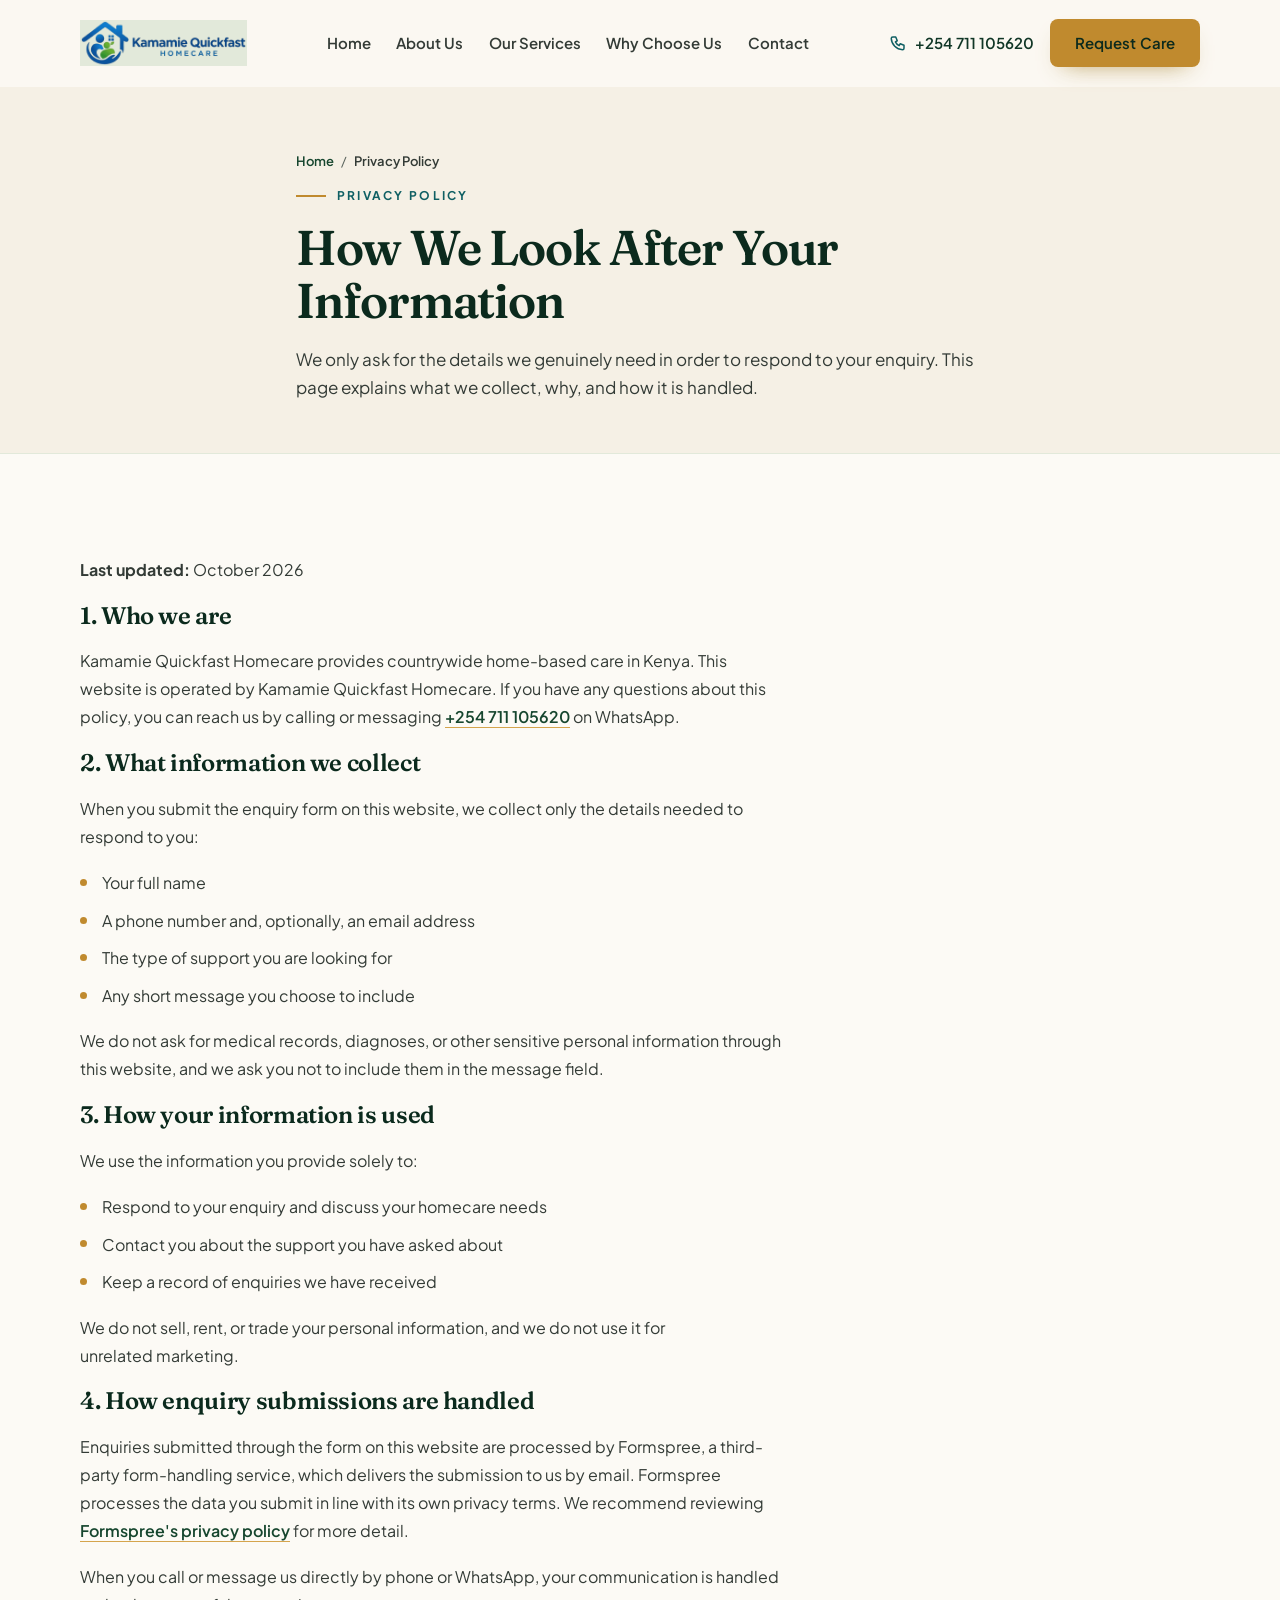
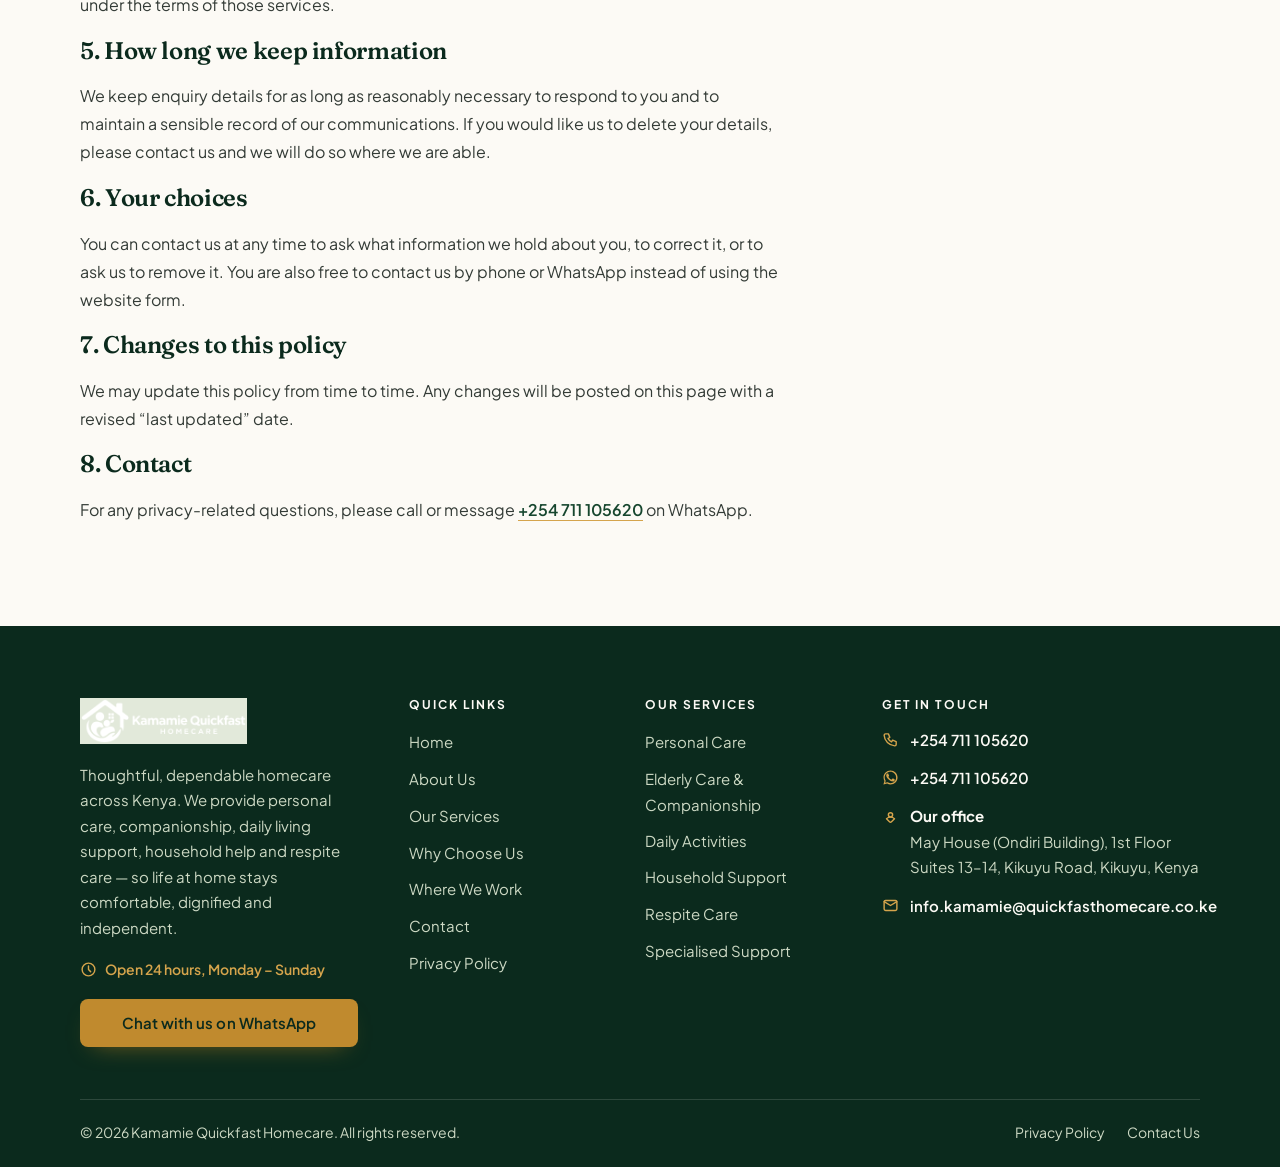
<file: privacy.html>
﻿<!DOCTYPE html>
<html lang="en">
<head>
    <meta charset="UTF-8">
    <meta name="viewport" content="width=device-width, initial-scale=1.0">
    <title>Privacy Policy — Kamamie Quickfast Homecare</title>
    <meta name="description" content="How Kamamie Quickfast Homecare collects, uses and protects the personal information you share through our website enquiry form.">
    <meta name="theme-color" content="#16462e">
    <link rel="canonical" href="https://www.kamamiequickfasthomecare.co.ke/privacy.html">

    <meta property="og:type" content="website">
    <meta property="og:site_name" content="Kamamie Quickfast Homecare">
    <meta property="og:title" content="Privacy Policy — Kamamie Quickfast Homecare">
    <meta property="og:description" content="How Kamamie Quickfast Homecare collects, uses and protects your personal information.">
    <meta property="og:url" content="https://www.kamamiequickfasthomecare.co.ke/privacy.html">

    <link rel="icon" type="image/png" href="/static/img/logo.png">
    <link rel="preconnect" href="https://fonts.googleapis.com">
    <link rel="preconnect" href="https://fonts.gstatic.com" crossorigin>
    <link href="https://fonts.googleapis.com/css2?family=Fraunces:opsz,wght@9..144,400..800&family=Plus+Jakarta+Sans:wght@400..800&display=swap" rel="stylesheet">
    <link rel="stylesheet" href="/static/css/custom.css">
</head>
<body>
    <a class="skip-link" href="#main">Skip to main content</a>

    <svg width="0" height="0" style="position:absolute" aria-hidden="true" focusable="false">
        <defs>
            <symbol id="i-arrow" viewBox="0 0 24 24" fill="none" stroke="currentColor" stroke-width="2" stroke-linecap="round" stroke-linejoin="round"><path d="M5 12h14"/><path d="M13 6l6 6-6 6"/></symbol>
            <symbol id="i-phone" viewBox="0 0 24 24" fill="none" stroke="currentColor" stroke-width="2" stroke-linecap="round" stroke-linejoin="round"><path d="M5 4h4l2 5l-2.5 1.5a11 11 0 0 0 5 5l1.5 -2.5l5 2v4a2 2 0 0 1 -2 2a16 16 0 0 1 -15 -15a2 2 0 0 1 2 -2"/></symbol>
            <symbol id="i-whatsapp" viewBox="0 0 24 24" fill="currentColor"><path d="M17.472 14.382c-.297-.149-1.758-.867-2.03-.967-.273-.099-.471-.148-.67.15-.197.297-.767.966-.94 1.164-.174.199-.347.223-.644.075-.297-.15-1.255-.463-2.39-1.475-.883-.788-1.48-1.761-1.653-2.059-.174-.297-.019-.458.13-.606.134-.133.298-.347.446-.52.149-.174.198-.298.298-.497.099-.198.05-.371-.025-.52-.075-.149-.669-1.612-.916-2.207-.242-.579-.487-.5-.669-.51-.173-.008-.371-.01-.57-.01-.198 0-.52.074-.792.372-.272.297-1.04 1.016-1.04 2.479 0 1.462 1.065 2.875 1.213 3.074.149.198 2.096 3.2 5.077 4.487.709.306 1.262.489 1.694.625.712.227 1.36.195 1.872.118.571-.085 1.758-.719 2.006-1.413.248-.694.248-1.29.173-1.414-.074-.124-.272-.198-.57-.347z"/><path d="M12.04 2c-5.46 0-9.9 4.44-9.9 9.9 0 1.75.46 3.45 1.32 4.95L2 22l5.25-1.38c1.45.79 3.08 1.21 4.79 1.21 5.46 0 9.9-4.44 9.9-9.9S17.5 2 12.04 2zm0 18.02c-1.48 0-2.93-.4-4.2-1.15l-.3-.18-3.12.82.83-3.04-.19-.31a8.03 8.03 0 0 1-1.23-4.26c0-4.44 3.61-8.05 8.05-8.05 2.15 0 4.17.84 5.69 2.36a8.02 8.02 0 0 1 2.36 5.69c0 4.44-3.61 8.05-8.05 8.05z"/></symbol>
            <symbol id="i-clock" viewBox="0 0 24 24" fill="none" stroke="currentColor" stroke-width="2" stroke-linecap="round" stroke-linejoin="round"><circle cx="12" cy="12" r="9"/><path d="M12 7v5l3 3"/></symbol>
            <symbol id="i-pin" viewBox="0 0 24 24" fill="none" stroke="currentColor" stroke-width="2" stroke-linecap="round" stroke-linejoin="round"><path d="M9 11a3 3 0 1 0 6 0a3 3 0 0 0 -6 0"/><path d="M17.657 16.657l-4.243 4.243a2 2 0 0 1 -2.827 0l-4.244 -4.243a8 8 0 0 1 11.314 0z"/></symbol>
            <symbol id="i-mail" viewBox="0 0 24 24" fill="none" stroke="currentColor" stroke-width="2" stroke-linecap="round" stroke-linejoin="round"><path d="M3 7a2 2 0 0 1 2 -2h14a2 2 0 0 1 2 2v10a2 2 0 0 1 -2 2h-14a2 2 0 0 1 -2 -2z"/><path d="M3 6.5l9 5.5l9 -5.5"/></symbol>
        </defs>
    </svg>

    <header class="site-header">
        <div class="container header-inner">
            <a href="/index.html" class="brand" aria-label="Kamamie Quickfast Homecare — home">
                <img class="brand__logo" src="/static/img/logo-banner.png" width="724" height="200" alt="Kamamie Quickfast Homecare">
            </a>
            <nav class="nav" aria-label="Main navigation">
                <ul class="nav__list">
                    <li><a class="nav__link" href="/index.html">Home</a></li>
                    <li><a class="nav__link" href="/about.html">About Us</a></li>
                    <li><a class="nav__link" href="/services.html">Our Services</a></li>
                    <li><a class="nav__link" href="/index.html#why-us">Why Choose Us</a></li>
                    <li><a class="nav__link" href="/contact.html">Contact</a></li>
                </ul>
            </nav>
            <div class="header-actions">
                <a class="header-phone" href="tel:+254711105620">
                    <svg width="18" height="18" aria-hidden="true"><use href="#i-phone"/></svg>
                    +254 711 105620
                </a>
                <a class="btn btn--primary" href="/contact.html">Request Care</a>
                <button class="nav-toggle" type="button" aria-expanded="false" aria-controls="mobile-nav" aria-label="Open menu">
                    <span class="nav-toggle__bar"></span>
                    <span class="nav-toggle__bar"></span>
                    <span class="nav-toggle__bar"></span>
                </button>
            </div>
        </div>
    </header>

    <div class="mobile-nav" id="mobile-nav">
        <ul class="mobile-nav__list">
            <li><a class="mobile-nav__link" href="/index.html">Home <svg width="18" height="18" aria-hidden="true"><use href="#i-arrow"/></svg></a></li>
            <li><a class="mobile-nav__link" href="/about.html">About Us <svg width="18" height="18" aria-hidden="true"><use href="#i-arrow"/></svg></a></li>
            <li><a class="mobile-nav__link" href="/services.html">Our Services <svg width="18" height="18" aria-hidden="true"><use href="#i-arrow"/></svg></a></li>
            <li><a class="mobile-nav__link" href="/index.html#why-us">Why Choose Us <svg width="18" height="18" aria-hidden="true"><use href="#i-arrow"/></svg></a></li>
            <li><a class="mobile-nav__link" href="/contact.html">Contact <svg width="18" height="18" aria-hidden="true"><use href="#i-arrow"/></svg></a></li>
        </ul>
        <div class="mobile-nav__cta">
            <a class="btn btn--primary btn--lg btn--block" href="/contact.html">Request Care</a>
            <a class="btn btn--outline btn--lg btn--block" href="tel:+254711105620">Call +254 711 105620</a>
        </div>
        <div class="mobile-nav__meta">
            <a href="https://wa.me/254711105620"><svg width="18" height="18" aria-hidden="true"><use href="#i-whatsapp"/></svg> WhatsApp +254 711 105620</a>
            <span>Open 24 hours, Monday – Sunday</span>
        </div>
    </div>

    <main id="main">

        <section class="page-hero">
            <div class="container page-hero__inner">
                <nav class="breadcrumb" aria-label="Breadcrumb">
                    <a href="/index.html">Home</a>
                    <span aria-hidden="true">/</span>
                    <span aria-current="page">Privacy Policy</span>
                </nav>
                <p class="eyebrow">Privacy policy</p>
                <h1 class="h2">How We Look After Your Information</h1>
                <p class="lead">We only ask for the details we genuinely need in order to respond to your enquiry. This page explains what we collect, why, and how it is handled.</p>
            </div>
        </section>

        <section class="section">
            <div class="container">
                <div class="prose">
                    <p><strong>Last updated:</strong> October 2026</p>

                    <h2>1. Who we are</h2>
                    <p>Kamamie Quickfast Homecare provides countrywide home-based care in Kenya. This website is operated by Kamamie Quickfast Homecare. If you have any questions about this policy, you can reach us by calling or messaging <a href="tel:+254711105620">+254 711 105620</a> on WhatsApp.</p>

                    <h2>2. What information we collect</h2>
                    <p>When you submit the enquiry form on this website, we collect only the details needed to respond to you:</p>
                    <ul>
                        <li>Your full name</li>
                        <li>A phone number and, optionally, an email address</li>
                        <li>The type of support you are looking for</li>
                        <li>Any short message you choose to include</li>
                    </ul>
                    <p>We do not ask for medical records, diagnoses, or other sensitive personal information through this website, and we ask you not to include them in the message field.</p>

                    <h2>3. How your information is used</h2>
                    <p>We use the information you provide solely to:</p>
                    <ul>
                        <li>Respond to your enquiry and discuss your homecare needs</li>
                        <li>Contact you about the support you have asked about</li>
                        <li>Keep a record of enquiries we have received</li>
                    </ul>
                    <p>We do not sell, rent, or trade your personal information, and we do not use it for unrelated marketing.</p>

                    <h2>4. How enquiry submissions are handled</h2>
                    <p>Enquiries submitted through the form on this website are processed by Formspree, a third-party form-handling service, which delivers the submission to us by email. Formspree processes the data you submit in line with its own privacy terms. We recommend reviewing <a href="https://formspree.io/legal/privacy-policy/" rel="noopener noreferrer" target="_blank">Formspree's privacy policy</a> for more detail.</p>
                    <p>When you call or message us directly by phone or WhatsApp, your communication is handled under the terms of those services.</p>

                    <h2>5. How long we keep information</h2>
                    <p>We keep enquiry details for as long as reasonably necessary to respond to you and to maintain a sensible record of our communications. If you would like us to delete your details, please contact us and we will do so where we are able.</p>

                    <h2>6. Your choices</h2>
                    <p>You can contact us at any time to ask what information we hold about you, to correct it, or to ask us to remove it. You are also free to contact us by phone or WhatsApp instead of using the website form.</p>

                    <h2>7. Changes to this policy</h2>
                    <p>We may update this policy from time to time. Any changes will be posted on this page with a revised &ldquo;last updated&rdquo; date.</p>

                    <h2>8. Contact</h2>
                    <p>For any privacy-related questions, please call or message <a href="tel:+254711105620">+254 711 105620</a> on WhatsApp.</p>
                </div>
            </div>
        </section>

    </main>

    <footer class="site-footer">
        <div class="container">
            <div class="footer__top">
                <div class="footer__brand">
                    <img class="footer__logo" src="/static/img/logo-banner-white.png" width="724" height="200" alt="Kamamie Quickfast Homecare">
                    <p class="footer__about">Thoughtful, dependable homecare across Kenya. We provide personal care, companionship, daily living support, household help and respite care — so life at home stays comfortable, dignified and independent.</p>
                    <span class="footer__hours"><svg width="17" height="17" aria-hidden="true"><use href="#i-clock"/></svg> Open 24 hours, Monday – Sunday</span>
                    <a class="btn btn--primary" href="https://wa.me/254711105620">Chat with us on WhatsApp</a>
                </div>
                <div>
                    <h2 class="footer__col-title">Quick links</h2>
                    <ul class="footer__links">
                        <li><a href="/index.html">Home</a></li>
                        <li><a href="/about.html">About Us</a></li>
                        <li><a href="/services.html">Our Services</a></li>
                        <li><a href="/index.html#why-us">Why Choose Us</a></li>
                        <li><a href="/index.html#location">Where We Work</a></li>
                        <li><a href="/contact.html">Contact</a></li>
                        <li><a href="/privacy.html">Privacy Policy</a></li>
                    </ul>
                </div>
                <div>
                    <h2 class="footer__col-title">Our services</h2>
                    <ul class="footer__links">
                        <li><a href="/services.html#personal-care">Personal Care</a></li>
                        <li><a href="/services.html#elderly-care">Elderly Care &amp; Companionship</a></li>
                        <li><a href="/services.html#daily-activities">Daily Activities</a></li>
                        <li><a href="/services.html#household-support">Household Support</a></li>
                        <li><a href="/services.html#respite-care">Respite Care</a></li>
                        <li><a href="/services.html#specialised-support">Specialised Support</a></li>
                    </ul>
                </div>
                <div>
                    <h2 class="footer__col-title">Get in touch</h2>
                    <ul class="footer__contact">
                        <li><svg width="17" height="17" aria-hidden="true"><use href="#i-phone"/></svg><span><a href="tel:+254711105620">+254 711 105620</a></span></li>
                        <li><svg width="17" height="17" aria-hidden="true"><use href="#i-whatsapp"/></svg><span><a href="https://wa.me/254711105620">+254 711 105620</a></span></li>
                        <li><svg width="17" height="17" aria-hidden="true"><use href="#i-pin"/></svg><span class="footer__address"><strong>Our office</strong>May House (Ondiri Building), 1st Floor<br>Suites 13–14, Kikuyu Road, Kikuyu, Kenya</span></li>
                        <li><svg width="17" height="17" aria-hidden="true"><use href="#i-mail"/></svg><span><a href="mailto:info.kamamie@quickfasthomecare.co.ke">info.kamamie@quickfasthomecare.co.ke</a></span></li>
                    </ul>
                </div>
            </div>
            <div class="footer__bottom">
                <p>&copy; 2026 Kamamie Quickfast Homecare. All rights reserved.</p>
                <ul class="footer__legal">
                    <li><a href="/privacy.html">Privacy Policy</a></li>
                    <li><a href="/contact.html">Contact Us</a></li>
                </ul>
            </div>
        </div>
    </footer>

    <script src="/static/js/site.js"></script>
</body>
</html>
</file>
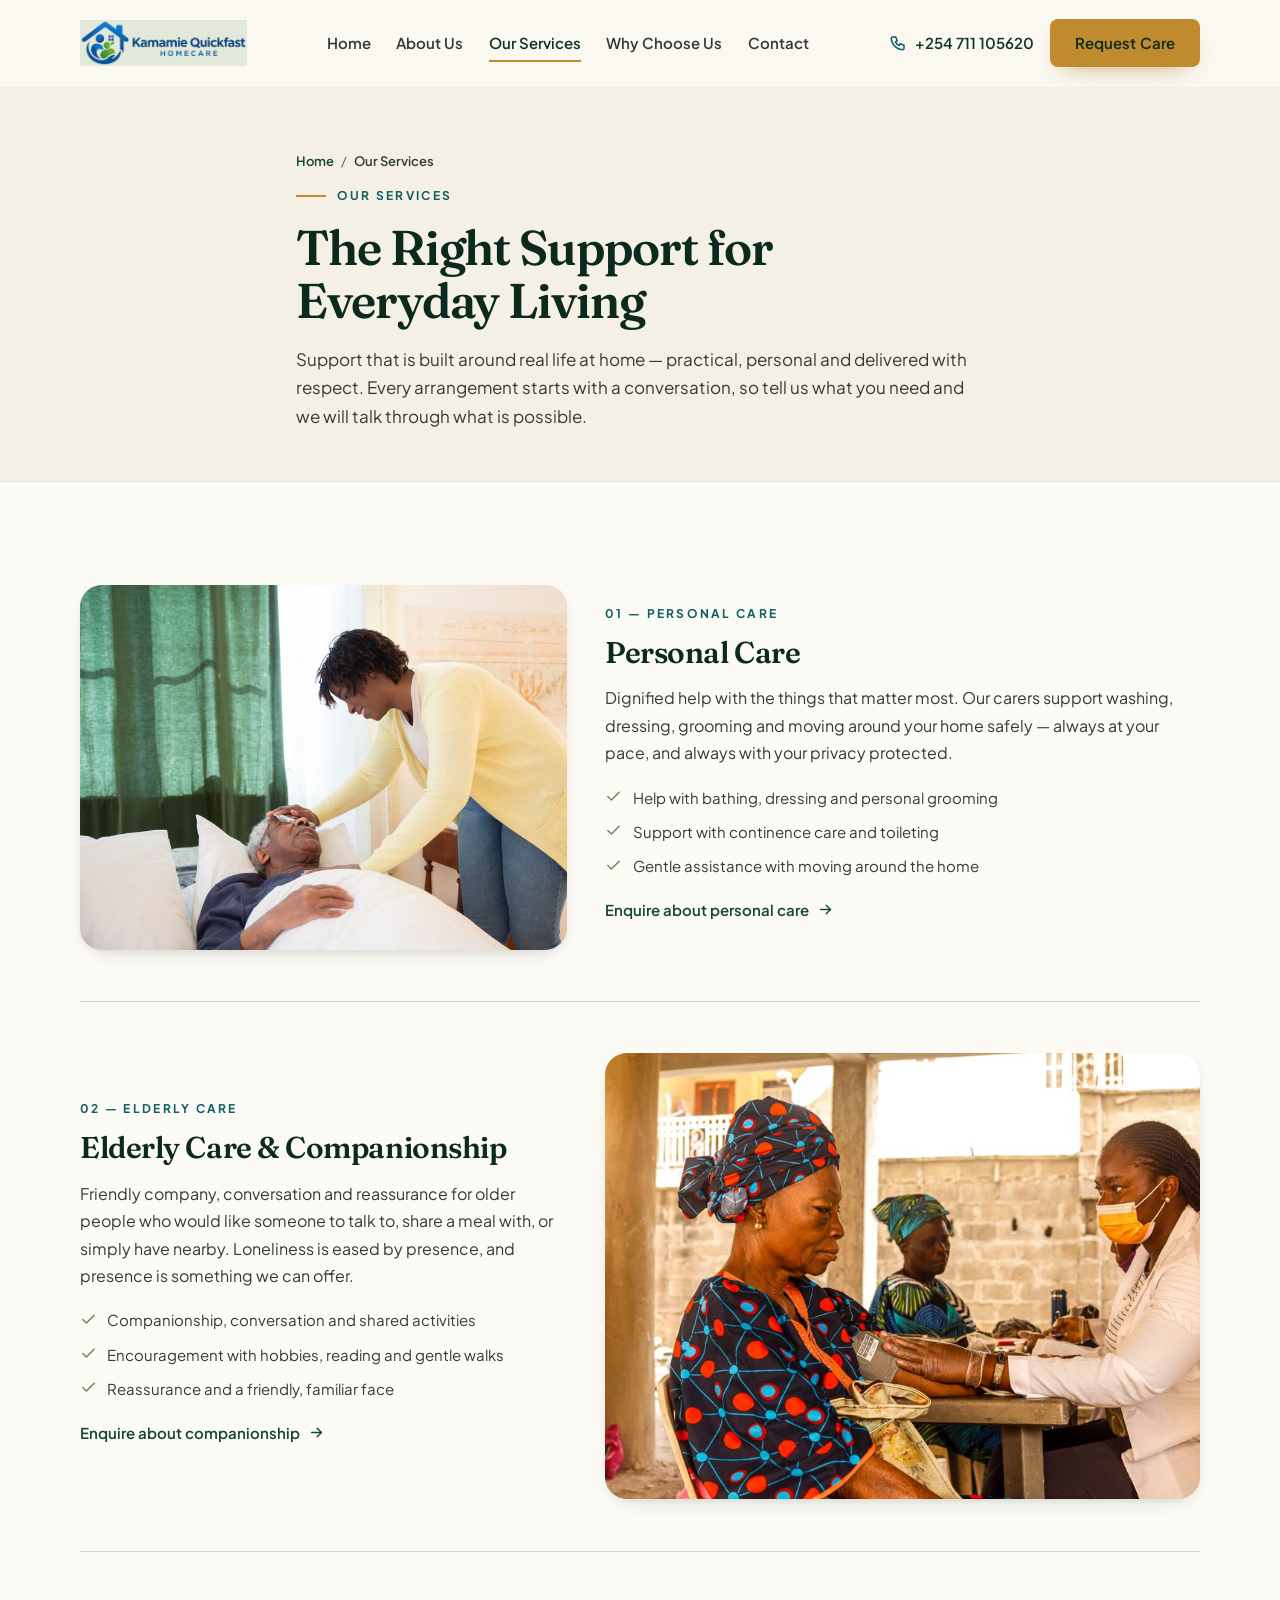
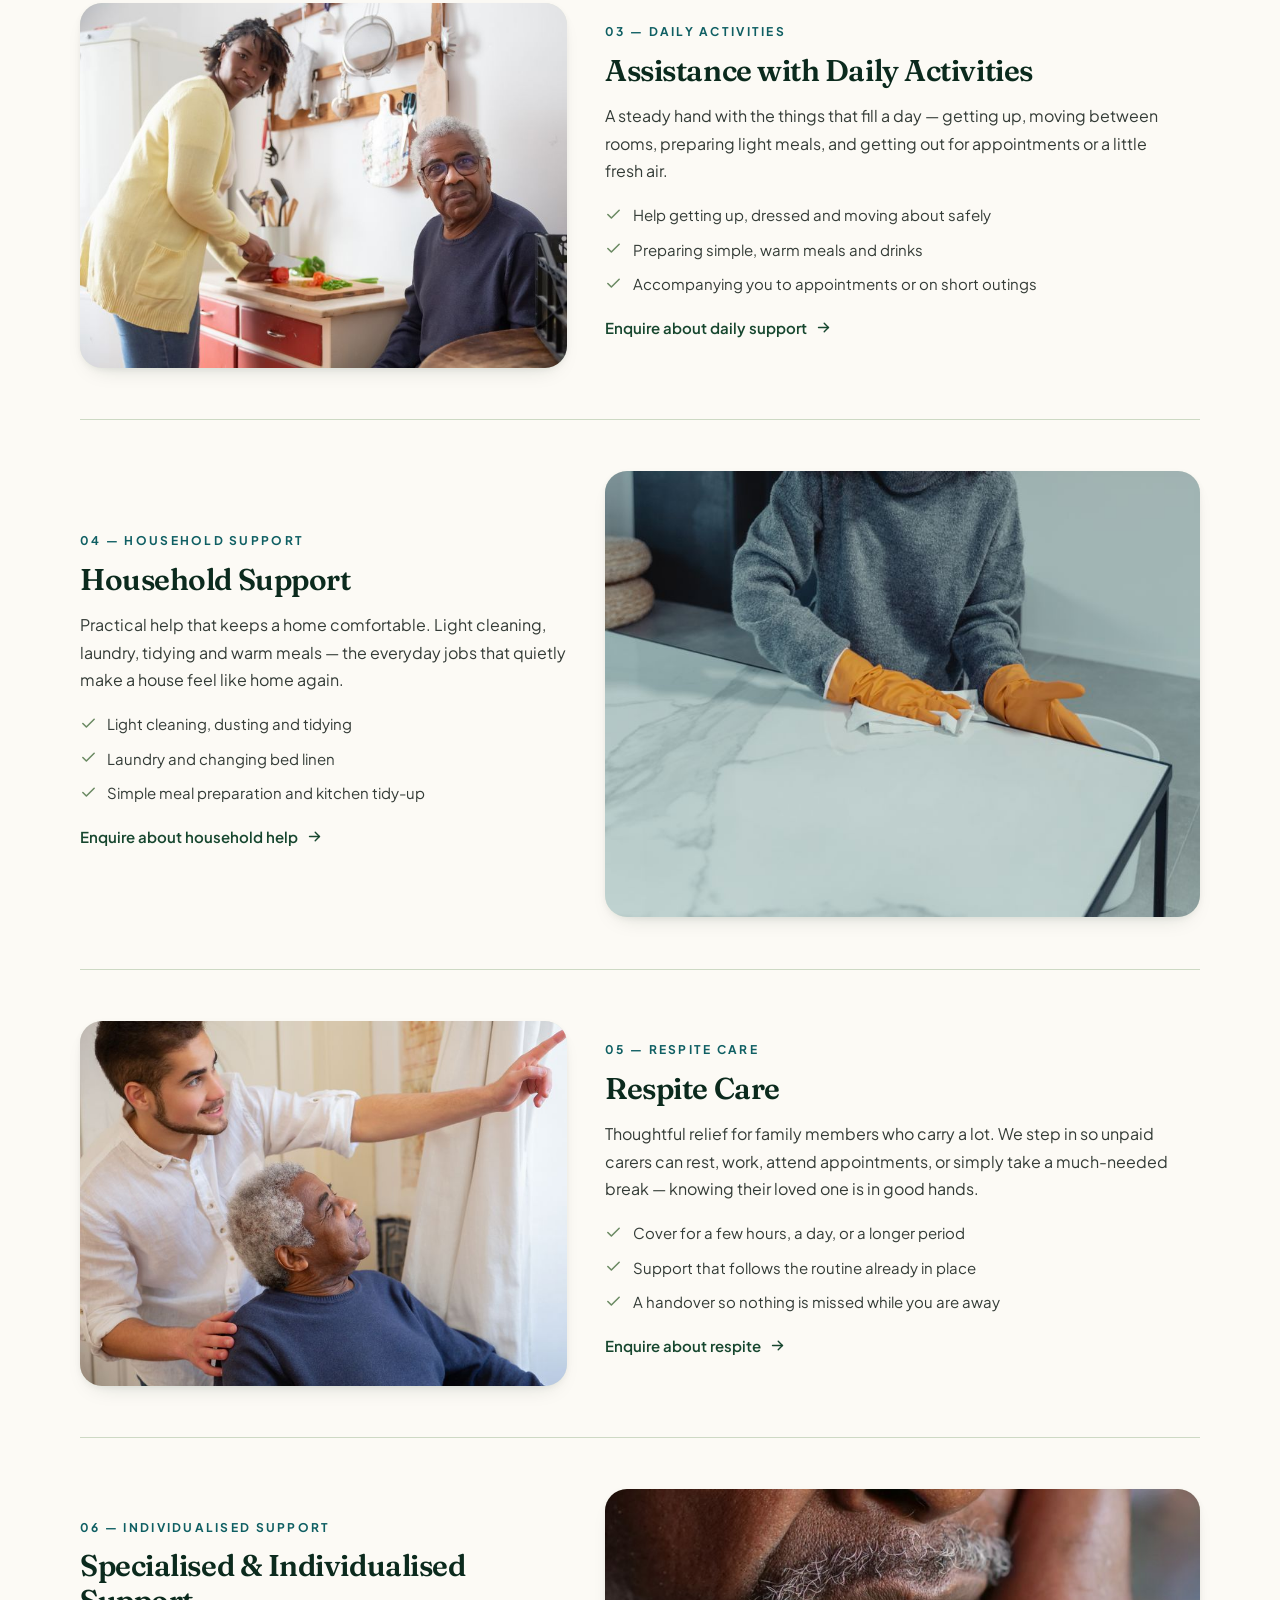
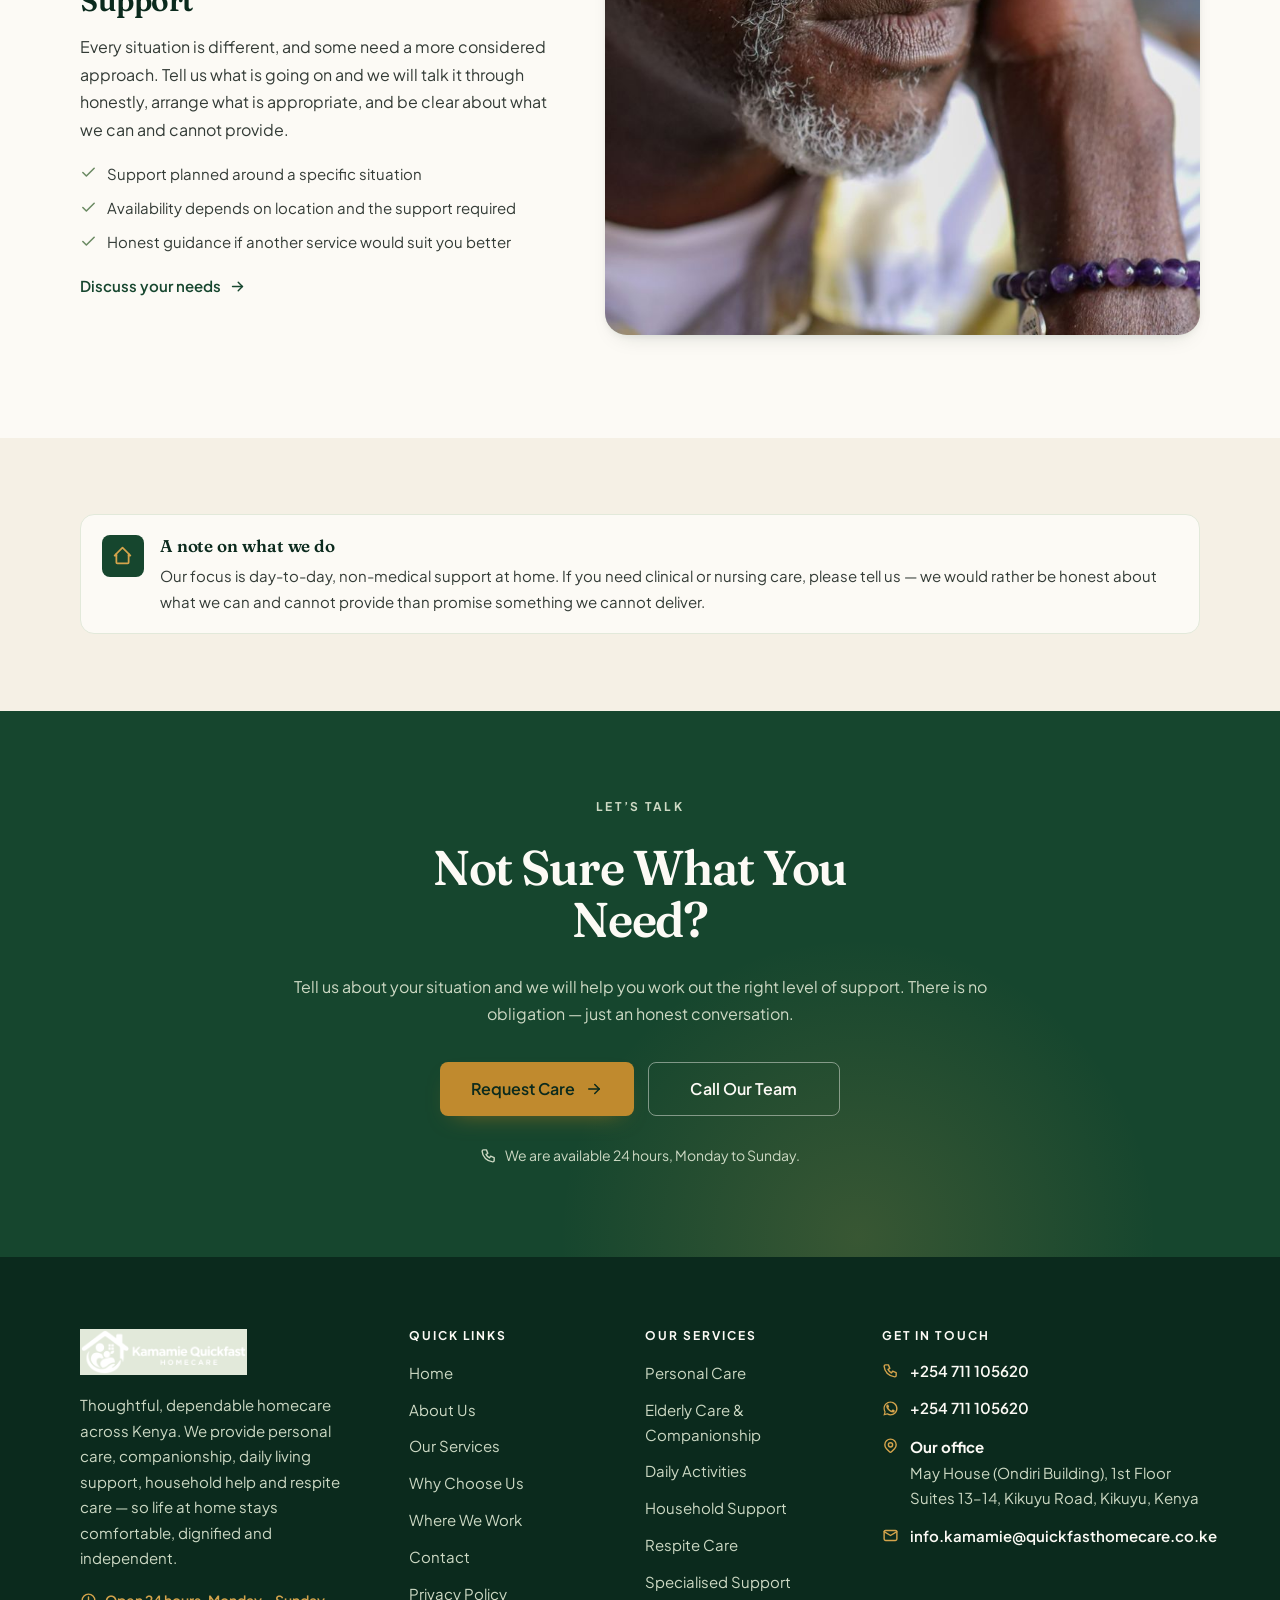
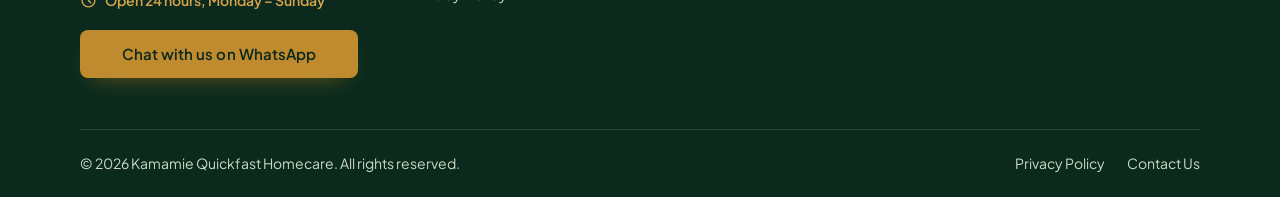
<file: services.html>
﻿<!DOCTYPE html>
<html lang="en">
<head>
    <meta charset="UTF-8">
    <meta name="viewport" content="width=device-width, initial-scale=1.0">
    <title>Our Services — Kamamie Quickfast Homecare</title>
    <meta name="description" content="Personal care, elderly care and companionship, assistance with daily activities, household support, respite care and individualised support — delivered in the comfort of your own home across Kenya.">
    <meta name="theme-color" content="#16462e">
    <link rel="canonical" href="https://www.kamamiequickfasthomecare.co.ke/services.html">

    <meta property="og:type" content="website">
    <meta property="og:site_name" content="Kamamie Quickfast Homecare">
    <meta property="og:title" content="Our Services — Kamamie Quickfast Homecare">
    <meta property="og:description" content="Personal care, companionship, daily living support, household help and respite care, delivered at home across Kenya.">
    <meta property="og:url" content="https://www.kamamiequickfasthomecare.co.ke/services.html">

    <link rel="icon" type="image/png" href="/static/img/logo.png">
    <link rel="preconnect" href="https://fonts.googleapis.com">
    <link rel="preconnect" href="https://fonts.gstatic.com" crossorigin>
    <link href="https://fonts.googleapis.com/css2?family=Fraunces:opsz,wght@9..144,400..800&family=Plus+Jakarta+Sans:wght@400..800&display=swap" rel="stylesheet">
    <link rel="stylesheet" href="/static/css/custom.css">
</head>
<body>
    <a class="skip-link" href="#main">Skip to main content</a>

    <svg width="0" height="0" style="position:absolute" aria-hidden="true" focusable="false">
        <defs>
            <symbol id="i-arrow" viewBox="0 0 24 24" fill="none" stroke="currentColor" stroke-width="2" stroke-linecap="round" stroke-linejoin="round"><path d="M5 12h14"/><path d="M13 6l6 6-6 6"/></symbol>
            <symbol id="i-phone" viewBox="0 0 24 24" fill="none" stroke="currentColor" stroke-width="2" stroke-linecap="round" stroke-linejoin="round"><path d="M5 4h4l2 5l-2.5 1.5a11 11 0 0 0 5 5l1.5 -2.5l5 2v4a2 2 0 0 1 -2 2a16 16 0 0 1 -15 -15a2 2 0 0 1 2 -2"/></symbol>
            <symbol id="i-whatsapp" viewBox="0 0 24 24" fill="currentColor"><path d="M17.472 14.382c-.297-.149-1.758-.867-2.03-.967-.273-.099-.471-.148-.67.15-.197.297-.767.966-.94 1.164-.174.199-.347.223-.644.075-.297-.15-1.255-.463-2.39-1.475-.883-.788-1.48-1.761-1.653-2.059-.174-.297-.019-.458.13-.606.134-.133.298-.347.446-.52.149-.174.198-.298.298-.497.099-.198.05-.371-.025-.52-.075-.149-.669-1.612-.916-2.207-.242-.579-.487-.5-.669-.51-.173-.008-.371-.01-.57-.01-.198 0-.52.074-.792.372-.272.297-1.04 1.016-1.04 2.479 0 1.462 1.065 2.875 1.213 3.074.149.198 2.096 3.2 5.077 4.487.709.306 1.262.489 1.694.625.712.227 1.36.195 1.872.118.571-.085 1.758-.719 2.006-1.413.248-.694.248-1.29.173-1.414-.074-.124-.272-.198-.57-.347z"/><path d="M12.04 2c-5.46 0-9.9 4.44-9.9 9.9 0 1.75.46 3.45 1.32 4.95L2 22l5.25-1.38c1.45.79 3.08 1.21 4.79 1.21 5.46 0 9.9-4.44 9.9-9.9S17.5 2 12.04 2zm0 18.02c-1.48 0-2.93-.4-4.2-1.15l-.3-.18-3.12.82.83-3.04-.19-.31a8.03 8.03 0 0 1-1.23-4.26c0-4.44 3.61-8.05 8.05-8.05 2.15 0 4.17.84 5.69 2.36a8.02 8.02 0 0 1 2.36 5.69c0 4.44-3.61 8.05-8.05 8.05z"/></symbol>
            <symbol id="i-clock" viewBox="0 0 24 24" fill="none" stroke="currentColor" stroke-width="2" stroke-linecap="round" stroke-linejoin="round"><circle cx="12" cy="12" r="9"/><path d="M12 7v5l3 3"/></symbol>
            <symbol id="i-pin" viewBox="0 0 24 24" fill="none" stroke="currentColor" stroke-width="2" stroke-linecap="round" stroke-linejoin="round"><path d="M9 11a3 3 0 1 0 6 0a3 3 0 0 0 -6 0"/><path d="M17.657 16.657l-4.243 4.243a2 2 0 0 1 -2.827 0l-4.244 -4.243a8 8 0 1 1 11.314 0z"/></symbol>
            <symbol id="i-mail" viewBox="0 0 24 24" fill="none" stroke="currentColor" stroke-width="2" stroke-linecap="round" stroke-linejoin="round"><path d="M3 7a2 2 0 0 1 2 -2h14a2 2 0 0 1 2 2v10a2 2 0 0 1 -2 2h-14a2 2 0 0 1 -2 -2z"/><path d="M3 6.5l9 5.5l9 -5.5"/></symbol>
            <symbol id="i-check" viewBox="0 0 24 24" fill="none" stroke="currentColor" stroke-width="2.2" stroke-linecap="round" stroke-linejoin="round"><path d="M20 6l-11 11l-5 -5"/></symbol>
            <symbol id="i-home" viewBox="0 0 24 24" fill="none" stroke="currentColor" stroke-width="2" stroke-linecap="round" stroke-linejoin="round"><path d="M5 12l-2 0l9 -9l9 9l-2 0"/><path d="M5 10v10a1 1 0 0 0 1 1h12a1 1 0 0 0 1 -1v-10"/></symbol>
            <symbol id="i-plus" viewBox="0 0 24 24" fill="none" stroke="currentColor" stroke-width="2" stroke-linecap="round" stroke-linejoin="round"><path d="M12 5v14"/><path d="M5 12h14"/></symbol>
        </defs>
    </svg>

    <header class="site-header">
        <div class="container header-inner">
            <a href="/index.html" class="brand" aria-label="Kamamie Quickfast Homecare — home">
                <img class="brand__logo" src="/static/img/logo-banner.png" width="724" height="200" alt="Kamamie Quickfast Homecare">
            </a>
            <nav class="nav" aria-label="Main navigation">
                <ul class="nav__list">
                    <li><a class="nav__link" href="/index.html">Home</a></li>
                    <li><a class="nav__link" href="/about.html">About Us</a></li>
                    <li><a class="nav__link is-active" href="/services.html" aria-current="page">Our Services</a></li>
                    <li><a class="nav__link" href="/index.html#why-us">Why Choose Us</a></li>
                    <li><a class="nav__link" href="/contact.html">Contact</a></li>
                </ul>
            </nav>
            <div class="header-actions">
                <a class="header-phone" href="tel:+254711105620">
                    <svg width="18" height="18" aria-hidden="true"><use href="#i-phone"/></svg>
                    +254 711 105620
                </a>
                <a class="btn btn--primary" href="/contact.html">Request Care</a>
                <button class="nav-toggle" type="button" aria-expanded="false" aria-controls="mobile-nav" aria-label="Open menu">
                    <span class="nav-toggle__bar"></span>
                    <span class="nav-toggle__bar"></span>
                    <span class="nav-toggle__bar"></span>
                </button>
            </div>
        </div>
    </header>

    <div class="mobile-nav" id="mobile-nav">
        <ul class="mobile-nav__list">
            <li><a class="mobile-nav__link" href="/index.html">Home <svg width="18" height="18" aria-hidden="true"><use href="#i-arrow"/></svg></a></li>
            <li><a class="mobile-nav__link" href="/about.html">About Us <svg width="18" height="18" aria-hidden="true"><use href="#i-arrow"/></svg></a></li>
            <li><a class="mobile-nav__link" href="/services.html">Our Services <svg width="18" height="18" aria-hidden="true"><use href="#i-arrow"/></svg></a></li>
            <li><a class="mobile-nav__link" href="/index.html#why-us">Why Choose Us <svg width="18" height="18" aria-hidden="true"><use href="#i-arrow"/></svg></a></li>
            <li><a class="mobile-nav__link" href="/contact.html">Contact <svg width="18" height="18" aria-hidden="true"><use href="#i-arrow"/></svg></a></li>
        </ul>
        <div class="mobile-nav__cta">
            <a class="btn btn--primary btn--lg btn--block" href="/contact.html">Request Care</a>
            <a class="btn btn--outline btn--lg btn--block" href="tel:+254711105620">Call +254 711 105620</a>
        </div>
        <div class="mobile-nav__meta">
            <a href="https://wa.me/254711105620"><svg width="18" height="18" aria-hidden="true"><use href="#i-whatsapp"/></svg> WhatsApp +254 711 105620</a>
            <span>Open 24 hours, Monday – Sunday</span>
        </div>
    </div>

    <main id="main">

        <section class="page-hero">
            <div class="container page-hero__inner">
                <nav class="breadcrumb" aria-label="Breadcrumb">
                    <a href="/index.html">Home</a>
                    <span aria-hidden="true">/</span>
                    <span aria-current="page">Our Services</span>
                </nav>
                <p class="eyebrow">Our services</p>
                <h1 class="h2">The Right Support for Everyday Living</h1>
                <p class="lead">Support that is built around real life at home — practical, personal and delivered with respect. Every arrangement starts with a conversation, so tell us what you need and we will talk through what is possible.</p>
            </div>
        </section>

        <section class="section">
            <div class="container">

                <article class="svc-detail" id="personal-care">
                    <div class="svc-detail__media">
                        <img src="/static/img/afr-personal-care.jpg" width="800" height="600" loading="lazy"
                             alt="A carer gently tending to an older woman's hands while she sits comfortably at home.">
                    </div>
                    <div class="svc-detail__body">
                        <p class="eyebrow eyebrow--plain">01 — Personal care</p>
                        <h2 class="svc-detail__title">Personal Care</h2>
                        <p class="svc-detail__text">Dignified help with the things that matter most. Our carers support washing, dressing, grooming and moving around your home safely — always at your pace, and always with your privacy protected.</p>
                        <ul class="svc-detail__list">
                            <li><svg width="17" height="17" aria-hidden="true"><use href="#i-check"/></svg> Help with bathing, dressing and personal grooming</li>
                            <li><svg width="17" height="17" aria-hidden="true"><use href="#i-check"/></svg> Support with continence care and toileting</li>
                            <li><svg width="17" height="17" aria-hidden="true"><use href="#i-check"/></svg> Gentle assistance with moving around the home</li>
                        </ul>
                        <a class="link-arrow" href="/contact.html">Enquire about personal care <svg width="17" height="17" aria-hidden="true"><use href="#i-arrow"/></svg></a>
                    </div>
                </article>

                <article class="svc-detail" id="elderly-care">
                    <div class="svc-detail__media">
                        <img src="/static/img/afr-companionship.jpg" width="800" height="600" loading="lazy"
                             alt="A health worker checks an older woman&rsquo;s blood pressure as she sits comfortably.">
                    </div>
                    <div class="svc-detail__body">
                        <p class="eyebrow eyebrow--plain">02 — Elderly care</p>
                        <h2 class="svc-detail__title">Elderly Care &amp; Companionship</h2>
                        <p class="svc-detail__text">Friendly company, conversation and reassurance for older people who would like someone to talk to, share a meal with, or simply have nearby. Loneliness is eased by presence, and presence is something we can offer.</p>
                        <ul class="svc-detail__list">
                            <li><svg width="17" height="17" aria-hidden="true"><use href="#i-check"/></svg> Companionship, conversation and shared activities</li>
                            <li><svg width="17" height="17" aria-hidden="true"><use href="#i-check"/></svg> Encouragement with hobbies, reading and gentle walks</li>
                            <li><svg width="17" height="17" aria-hidden="true"><use href="#i-check"/></svg> Reassurance and a friendly, familiar face</li>
                        </ul>
                        <a class="link-arrow" href="/contact.html">Enquire about companionship <svg width="17" height="17" aria-hidden="true"><use href="#i-arrow"/></svg></a>
                    </div>
                </article>

                <article class="svc-detail" id="daily-activities">
                    <div class="svc-detail__media">
                        <img src="/static/img/afr-daily-activities.jpg" width="800" height="600" loading="lazy"
                             alt="A carer prepares vegetables in a home kitchen while an older man sits nearby.">
                    </div>
                    <div class="svc-detail__body">
                        <p class="eyebrow eyebrow--plain">03 — Daily activities</p>
                        <h2 class="svc-detail__title">Assistance with Daily Activities</h2>
                        <p class="svc-detail__text">A steady hand with the things that fill a day — getting up, moving between rooms, preparing light meals, and getting out for appointments or a little fresh air.</p>
                        <ul class="svc-detail__list">
                            <li><svg width="17" height="17" aria-hidden="true"><use href="#i-check"/></svg> Help getting up, dressed and moving about safely</li>
                            <li><svg width="17" height="17" aria-hidden="true"><use href="#i-check"/></svg> Preparing simple, warm meals and drinks</li>
                            <li><svg width="17" height="17" aria-hidden="true"><use href="#i-check"/></svg> Accompanying you to appointments or on short outings</li>
                        </ul>
                        <a class="link-arrow" href="/contact.html">Enquire about daily support <svg width="17" height="17" aria-hidden="true"><use href="#i-arrow"/></svg></a>
                    </div>
                </article>

                <article class="svc-detail" id="household-support">
                    <div class="svc-detail__media">
                        <img src="/static/img/afr-household.jpg" width="800" height="600" loading="lazy"
                             alt="A carer wipes a table with gloves while cleaning in a home.">
                    </div>
                    <div class="svc-detail__body">
                        <p class="eyebrow eyebrow--plain">04 — Household support</p>
                        <h2 class="svc-detail__title">Household Support</h2>
                        <p class="svc-detail__text">Practical help that keeps a home comfortable. Light cleaning, laundry, tidying and warm meals — the everyday jobs that quietly make a house feel like home again.</p>
                        <ul class="svc-detail__list">
                            <li><svg width="17" height="17" aria-hidden="true"><use href="#i-check"/></svg> Light cleaning, dusting and tidying</li>
                            <li><svg width="17" height="17" aria-hidden="true"><use href="#i-check"/></svg> Laundry and changing bed linen</li>
                            <li><svg width="17" height="17" aria-hidden="true"><use href="#i-check"/></svg> Simple meal preparation and kitchen tidy-up</li>
                        </ul>
                        <a class="link-arrow" href="/contact.html">Enquire about household help <svg width="17" height="17" aria-hidden="true"><use href="#i-arrow"/></svg></a>
                    </div>
                </article>

                <article class="svc-detail" id="respite-care">
                    <div class="svc-detail__media">
                        <img src="/static/img/afr-respite.jpg" width="800" height="600" loading="lazy"
                             alt="A carer gently supporting an older woman's arm as they move together inside a home.">
                    </div>
                    <div class="svc-detail__body">
                        <p class="eyebrow eyebrow--plain">05 — Respite care</p>
                        <h2 class="svc-detail__title">Respite Care</h2>
                        <p class="svc-detail__text">Thoughtful relief for family members who carry a lot. We step in so unpaid carers can rest, work, attend appointments, or simply take a much-needed break — knowing their loved one is in good hands.</p>
                        <ul class="svc-detail__list">
                            <li><svg width="17" height="17" aria-hidden="true"><use href="#i-check"/></svg> Cover for a few hours, a day, or a longer period</li>
                            <li><svg width="17" height="17" aria-hidden="true"><use href="#i-check"/></svg> Support that follows the routine already in place</li>
                            <li><svg width="17" height="17" aria-hidden="true"><use href="#i-check"/></svg> A handover so nothing is missed while you are away</li>
                        </ul>
                        <a class="link-arrow" href="/contact.html">Enquire about respite <svg width="17" height="17" aria-hidden="true"><use href="#i-arrow"/></svg></a>
                    </div>
                </article>

                <article class="svc-detail" id="specialised-support">
                    <div class="svc-detail__media">
                        <img src="/static/img/afr-specialised.jpg" width="800" height="600" loading="lazy"
                             alt="Close-up of an older man&rsquo;s thoughtful face, resting his hand against his cheek.">
                    </div>
                    <div class="svc-detail__body">
                        <p class="eyebrow eyebrow--plain">06 — Individualised support</p>
                        <h2 class="svc-detail__title">Specialised &amp; Individualised Support</h2>
                        <p class="svc-detail__text">Every situation is different, and some need a more considered approach. Tell us what is going on and we will talk it through honestly, arrange what is appropriate, and be clear about what we can and cannot provide.</p>
                        <ul class="svc-detail__list">
                            <li><svg width="17" height="17" aria-hidden="true"><use href="#i-check"/></svg> Support planned around a specific situation</li>
                            <li><svg width="17" height="17" aria-hidden="true"><use href="#i-check"/></svg> Availability depends on location and the support required</li>
                            <li><svg width="17" height="17" aria-hidden="true"><use href="#i-check"/></svg> Honest guidance if another service would suit you better</li>
                        </ul>
                        <a class="link-arrow" href="/contact.html">Discuss your needs <svg width="17" height="17" aria-hidden="true"><use href="#i-arrow"/></svg></a>
                    </div>
                </article>

            </div>
        </section>

        <section class="section section--tight bg-cream">
            <div class="container">
                <div class="info-card">
                    <span class="contact-channel__icon" aria-hidden="true"><svg width="21" height="21"><use href="#i-home"/></svg></span>
                    <div>
                        <h2 class="h4">A note on what we do</h2>
                        <p class="body-sm note-gap">Our focus is day-to-day, non-medical support at home. If you need clinical or nursing care, please tell us — we would rather be honest about what we can and cannot provide than promise something we cannot deliver.</p>
                    </div>
                </div>
            </div>
        </section>

        <section class="cta-band">
            <div class="container cta-band__inner">
                <p class="eyebrow eyebrow--light eyebrow--plain">Let&rsquo;s talk</p>
                <h2 class="h2">Not Sure What You Need?</h2>
                <p class="cta-band__text">Tell us about your situation and we will help you work out the right level of support. There is no obligation — just an honest conversation.</p>
                <div class="cta-band__actions">
                    <a class="btn btn--primary btn--lg" href="/contact.html">Request Care <svg class="btn-arrow" width="18" height="18" aria-hidden="true"><use href="#i-arrow"/></svg></a>
                    <a class="btn btn--ghost-light btn--lg" href="tel:+254711105620">Call Our Team</a>
                </div>
                <p class="cta-band__note">
                    <svg class="cta-note__icon" width="17" height="17" aria-hidden="true"><use href="#i-phone"/></svg>
                    We are available 24 hours, Monday to Sunday.
                </p>
            </div>
        </section>

    </main>

    <footer class="site-footer">
        <div class="container">
            <div class="footer__top">
                <div class="footer__brand">
                    <img class="footer__logo" src="/static/img/logo-banner-white.png" width="724" height="200" alt="Kamamie Quickfast Homecare">
                    <p class="footer__about">Thoughtful, dependable homecare across Kenya. We provide personal care, companionship, daily living support, household help and respite care — so life at home stays comfortable, dignified and independent.</p>
                    <span class="footer__hours"><svg width="17" height="17" aria-hidden="true"><use href="#i-clock"/></svg> Open 24 hours, Monday – Sunday</span>
                    <a class="btn btn--primary" href="https://wa.me/254711105620">Chat with us on WhatsApp</a>
                </div>
                <div>
                    <h2 class="footer__col-title">Quick links</h2>
                    <ul class="footer__links">
                        <li><a href="/index.html">Home</a></li>
                        <li><a href="/about.html">About Us</a></li>
                        <li><a href="/services.html">Our Services</a></li>
                        <li><a href="/index.html#why-us">Why Choose Us</a></li>
                        <li><a href="/index.html#location">Where We Work</a></li>
                        <li><a href="/contact.html">Contact</a></li>
                        <li><a href="/privacy.html">Privacy Policy</a></li>
                    </ul>
                </div>
                <div>
                    <h2 class="footer__col-title">Our services</h2>
                    <ul class="footer__links">
                        <li><a href="/services.html#personal-care">Personal Care</a></li>
                        <li><a href="/services.html#elderly-care">Elderly Care &amp; Companionship</a></li>
                        <li><a href="/services.html#daily-activities">Daily Activities</a></li>
                        <li><a href="/services.html#household-support">Household Support</a></li>
                        <li><a href="/services.html#respite-care">Respite Care</a></li>
                        <li><a href="/services.html#specialised-support">Specialised Support</a></li>
                    </ul>
                </div>
                <div>
                    <h2 class="footer__col-title">Get in touch</h2>
                    <ul class="footer__contact">
                        <li><svg width="17" height="17" aria-hidden="true"><use href="#i-phone"/></svg><span><a href="tel:+254711105620">+254 711 105620</a></span></li>
                        <li><svg width="17" height="17" aria-hidden="true"><use href="#i-whatsapp"/></svg><span><a href="https://wa.me/254711105620">+254 711 105620</a></span></li>
                        <li><svg width="17" height="17" aria-hidden="true"><use href="#i-pin"/></svg><span class="footer__address"><strong>Our office</strong>May House (Ondiri Building), 1st Floor<br>Suites 13–14, Kikuyu Road, Kikuyu, Kenya</span></li>
                        <li><svg width="17" height="17" aria-hidden="true"><use href="#i-mail"/></svg><span><a href="mailto:info.kamamie@quickfasthomecare.co.ke">info.kamamie@quickfasthomecare.co.ke</a></span></li>
                    </ul>
                </div>
            </div>
            <div class="footer__bottom">
                <p>&copy; 2026 Kamamie Quickfast Homecare. All rights reserved.</p>
                <ul class="footer__legal">
                    <li><a href="/privacy.html">Privacy Policy</a></li>
                    <li><a href="/contact.html">Contact Us</a></li>
                </ul>
            </div>
        </div>
    </footer>

    <script src="/static/js/site.js"></script>
</body>
</html>
</file>
<file: static/css/custom.css>
/* ==========================================================================
   Kamamie Quickfast Homecare — Brand Design System
   Art direction: modern African homecare meets premium hospitality.
   ========================================================================== */

/* --------------------------------------------------------------------------
   1. Design tokens
   -------------------------------------------------------------------------- */
:root {
  /* Brand colour — deep forest green (trust, authority) */
  --forest-900: #0b2a1d;
  --forest-800: #103626;
  --forest-700: #16462e;
  --forest-600: #1d5a3b;
  --forest-500: #2a7050;

  /* Sophisticated teal accent */
  --teal-700: #0f5f63;
  --teal-600: #15787c;

  /* Restrained sage for supporting surfaces */
  --sage-600: #6b8a63;
  --sage-500: #7e9a76;
  --sage-300: #b0c1a7;
  --sage-200: #cdd9c4;
  --sage-100: #e2e9da;
  --sage-50: #f0f3e9;

  /* Warm ivory + soft cream backgrounds */
  --ivory: #fcfaf5;
  --cream: #f5f0e5;
  --sand: #ebe2d2;

  /* Deep charcoal text */
  --charcoal: #1e2320;
  --charcoal-700: #333b36;
  --charcoal-500: #5a635c;

  /* Muted gold / warm amber for highlights & important actions */
  --gold-600: #a1761f;
  --gold-500: #c08a2e;
  --gold-400: #d5a44c;
  --gold-100: #f2e4c8;

  --white: #ffffff;

  /* Type */
  --font-display: "Fraunces", "Iowan Old Style", Georgia, "Times New Roman", serif;
  --font-sans: "Plus Jakarta Sans", "Segoe UI", system-ui, -apple-system,
    "Helvetica Neue", Arial, sans-serif;

  /* Radii — used selectively, not on everything */
  --r-sm: 8px;
  --r-md: 14px;
  --r-lg: 22px;
  --r-xl: 30px;
  --r-pill: 999px;

  /* Elevation */
  --sh-sm: 0 1px 2px rgba(11, 42, 29, 0.06), 0 2px 6px rgba(11, 42, 29, 0.04);
  --sh-md: 0 10px 24px -14px rgba(11, 42, 29, 0.22), 0 2px 6px rgba(11, 42, 29, 0.05);
  --sh-lg: 0 34px 60px -34px rgba(11, 42, 29, 0.38), 0 6px 16px -8px rgba(11, 42, 29, 0.12);
  --sh-img: 0 28px 60px -32px rgba(11, 42, 29, 0.42);

  /* Rhythm */
  --header-h: 78px;
  --section-y: clamp(4.25rem, 8vw, 7.5rem);
  --gutter: clamp(1.15rem, 4vw, 2.5rem);
  --max: 1200px;

  --ease: cubic-bezier(0.22, 0.61, 0.36, 1);
}

/* --------------------------------------------------------------------------
   2. Reset & base
   -------------------------------------------------------------------------- */
*,
*::before,
*::after {
  box-sizing: border-box;
}

* {
  margin: 0;
  padding: 0;
}

html {
  -webkit-text-size-adjust: 100%;
  scroll-behavior: smooth;
  scroll-padding-top: calc(var(--header-h) + 1.5rem);
}

body {
  font-family: var(--font-sans);
  font-size: 1rem;
  line-height: 1.7;
  color: var(--charcoal);
  background: var(--ivory);
  -webkit-font-smoothing: antialiased;
  -moz-osx-font-smoothing: grayscale;
  overflow-x: hidden;
}

body.is-locked {
  overflow: hidden;
}

img,
svg,
picture {
  display: block;
  max-width: 100%;
}

img {
  height: auto;
  background-color: var(--sage-100);
}

input,
button,
select,
textarea {
  font: inherit;
  color: inherit;
}

button {
  background: none;
  border: 0;
  cursor: pointer;
}

a {
  color: inherit;
  text-decoration: none;
}

ul,
ol {
  list-style: none;
}

table {
  border-collapse: collapse;
}

:focus-visible {
  outline: 2px solid var(--gold-500);
  outline-offset: 3px;
  border-radius: 3px;
}

.on-dark :focus-visible,
.site-footer :focus-visible,
.site-header :focus-visible {
  outline-color: var(--gold-400);
}

::selection {
  background: var(--sage-200);
  color: var(--forest-900);
}

/* --------------------------------------------------------------------------
   3. Typography
   -------------------------------------------------------------------------- */
h1,
h2,
h3,
h4 {
  font-family: var(--font-display);
  font-weight: 600;
  line-height: 1.1;
  color: var(--forest-900);
  letter-spacing: -0.015em;
  font-variation-settings: "SOFT" 20, "WONK" 0;
}

.display-xl {
  font-size: clamp(2.6rem, 6.2vw, 4.5rem);
  line-height: 1.02;
  letter-spacing: -0.028em;
  font-weight: 600;
}

.h2 {
  font-size: clamp(1.95rem, 3.9vw, 3.05rem);
  line-height: 1.08;
  letter-spacing: -0.022em;
}

.h3 {
  font-size: clamp(1.3rem, 1.7vw, 1.55rem);
  line-height: 1.22;
  letter-spacing: -0.012em;
}

.h4 {
  font-size: 1.0625rem;
  line-height: 1.35;
  letter-spacing: -0.005em;
  font-weight: 600;
}

.lead {
  font-size: clamp(1.0625rem, 1.25vw, 1.1875rem);
  line-height: 1.68;
  color: var(--charcoal-700);
  max-width: 58ch;
}

p {
  text-wrap: pretty;
}

.body-sm {
  font-size: 0.9375rem;
  line-height: 1.7;
  color: var(--charcoal-700);
}

/* Eyebrow label */
.eyebrow {
  display: inline-flex;
  align-items: center;
  gap: 0.7rem;
  font-size: 0.75rem;
  font-weight: 700;
  letter-spacing: 0.19em;
  text-transform: uppercase;
  color: var(--teal-700);
  line-height: 1;
}

.eyebrow::before {
  content: "";
  width: 1.85rem;
  height: 2px;
  background: var(--gold-500);
  flex: none;
}

.eyebrow--plain::before {
  display: none;
}

.eyebrow--light {
  color: var(--sage-200);
}

.eyebrow--light::before {
  background: var(--gold-400);
}

.muted {
  color: var(--charcoal-500);
}

/* Small utilities used inline in markup */
.services__note {
  margin-top: clamp(1.5rem, 2.5vw, 1.85rem);
  max-width: 60rem;
}

.inline-link {
  color: var(--forest-700);
  font-weight: 600;
  border-bottom: 1.5px solid var(--gold-400);
}

.inline-link:hover {
  color: var(--gold-600);
}

.field__label .opt {
  font-weight: 500;
  text-transform: none;
  letter-spacing: 0;
  color: var(--charcoal-500);
}

.text-forest {
  color: var(--forest-700);
}

/* --------------------------------------------------------------------------
   4. Layout
   -------------------------------------------------------------------------- */
.skip-link {
  position: absolute;
  left: 1rem;
  top: -120px;
  z-index: 200;
  display: inline-flex;
  align-items: center;
  padding: 0.75rem 1.15rem;
  background: var(--forest-900);
  color: var(--ivory);
  border-radius: var(--r-sm);
  font-size: 0.9375rem;
  font-weight: 600;
  transition: top 0.2s var(--ease);
}

.skip-link:focus {
  top: 0.75rem;
}

.container {
  width: 100%;
  max-width: var(--max);
  margin-inline: auto;
  padding-inline: var(--gutter);
}

.container--narrow {
  max-width: 880px;
}

.section {
  padding-block: var(--section-y);
}

.section--tight {
  padding-block: clamp(3.25rem, 6vw, 5.25rem);
}

.bg-ivory {
  background: var(--ivory);
}

.bg-cream {
  background: var(--cream);
}

.bg-forest {
  background: var(--forest-900);
}

.stack {
  display: grid;
  gap: 1.15rem;
  align-content: start;
}

.grid {
  display: grid;
  gap: clamp(1.5rem, 3vw, 2.5rem);
}

.section-head {
  display: grid;
  gap: 1.15rem;
  max-width: 46rem;
  margin-bottom: clamp(2rem, 4vw, 3.25rem);
}

.section-head--center {
  margin-inline: auto;
  text-align: center;
  justify-items: center;
}

/* Responsive auto-fit grids */
.grid-auto {
  display: grid;
  gap: clamp(1.25rem, 2.5vw, 1.85rem);
  grid-template-columns: repeat(auto-fit, minmax(15rem, 1fr));
}

.grid-auto-lg {
  grid-template-columns: repeat(auto-fit, minmax(17rem, 1fr));
}

.stack-lg {
  gap: 1.5rem;
}

.location__note {
  max-width: 34rem;
}

/* Office address block */
.location-address {
  display: flex;
  gap: 1rem;
  align-items: flex-start;
  padding: 1.2rem 1.3rem;
  background: var(--ivory);
  border: 1px solid var(--sage-200);
  border-left: 3px solid var(--gold-500);
  border-radius: var(--r-md);
  width: 100%;
}

.location-address__icon {
  display: grid;
  place-items: center;
  width: 42px;
  height: 42px;
  flex: none;
  border-radius: var(--r-sm);
  background: var(--forest-700);
  color: var(--gold-400);
}

.location-address__label {
  display: block;
  font-size: 0.6875rem;
  font-weight: 700;
  letter-spacing: 0.15em;
  text-transform: uppercase;
  color: var(--charcoal-500);
  margin-bottom: 0.4rem;
}

.location-address address {
  font-style: normal;
  font-size: 0.9375rem;
  line-height: 1.65;
  color: var(--charcoal);
}

.location-address address strong {
  color: var(--forest-900);
  font-weight: 700;
}

.location-address__landmark {
  display: block;
  margin-top: 0.4rem;
  font-size: 0.8125rem;
  color: var(--charcoal-500);
}

.footer__address {
  font-style: normal;
  line-height: 1.7;
}

.footer__address strong {
  color: var(--ivory);
  font-weight: 700;
  display: block;
}

.spaced-block {
  margin-bottom: clamp(2.5rem, 5vw, 3.5rem);
}

.values__icon--solid {
  background: var(--forest-700);
  color: var(--gold-400);
  border-color: var(--forest-700);
}

.note-gap {
  margin-top: 0.35rem;
}

/* --------------------------------------------------------------------------
   5. Buttons
   -------------------------------------------------------------------------- */
.btn {
  --btn-bg: transparent;
  --btn-fg: var(--forest-800);
  --btn-bd: transparent;
  display: inline-flex;
  align-items: center;
  justify-content: center;
  gap: 0.6rem;
  min-height: 48px;
  padding: 0.8rem 1.5rem;
  font-family: var(--font-sans);
  font-size: 0.9375rem;
  font-weight: 600;
  letter-spacing: 0.005em;
  line-height: 1.2;
  text-align: center;
  background: var(--btn-bg);
  color: var(--btn-fg);
  border: 1.5px solid var(--btn-bd);
  border-radius: var(--r-sm);
  transition: background-color 0.28s var(--ease), color 0.28s var(--ease),
    border-color 0.28s var(--ease), transform 0.28s var(--ease),
    box-shadow 0.28s var(--ease);
  will-change: transform;
}

.btn:hover {
  transform: translateY(-1px);
}

.btn:active {
  transform: translateY(0);
}

.btn svg {
  flex: none;
  transition: transform 0.28s var(--ease);
}

.btn:hover svg.btn-arrow {
  transform: translateX(3px);
}

/* Primary — muted gold, charcoal text */
.btn--primary {
  --btn-bg: var(--gold-500);
  --btn-fg: var(--forest-900);
  box-shadow: 0 10px 24px -14px rgba(161, 118, 31, 0.85);
}

.btn--primary:hover {
  --btn-bg: var(--gold-400);
  box-shadow: 0 16px 30px -14px rgba(161, 118, 31, 0.9);
}

/* Forest */
.btn--forest {
  --btn-bg: var(--forest-700);
  --btn-fg: var(--ivory);
}

.btn--forest:hover {
  --btn-bg: var(--forest-600);
}

/* Outline */
.btn--outline {
  --btn-bd: var(--sage-300);
  --btn-fg: var(--forest-800);
}

.btn--outline:hover {
  --btn-bg: var(--forest-700);
  --btn-fg: var(--ivory);
  --btn-bd: var(--forest-700);
}

/* On dark surfaces */
.btn--ghost-light {
  --btn-bd: rgba(252, 250, 245, 0.45);
  --btn-fg: var(--ivory);
}

.btn--ghost-light:hover {
  --btn-bg: rgba(252, 250, 245, 0.14);
  --btn-bd: var(--ivory);
}

.btn--lg {
  min-height: 54px;
  padding: 0.95rem 1.85rem;
  font-size: 1rem;
}

.btn--block {
  width: 100%;
}

/* Text link with arrow */
.link-arrow {
  display: inline-flex;
  align-items: center;
  gap: 0.5rem;
  font-size: 0.9375rem;
  font-weight: 600;
  color: var(--forest-700);
  padding-block: 0.25rem;
  position: relative;
}

.link-arrow svg {
  transition: transform 0.28s var(--ease);
}

.link-arrow::after {
  content: "";
  position: absolute;
  left: 0;
  bottom: 0;
  width: 0;
  height: 1.5px;
  background: var(--gold-500);
  transition: width 0.3s var(--ease);
}

.link-arrow:hover::after {
  width: calc(100% - 1.6rem);
}

.link-arrow:hover svg {
  transform: translateX(4px);
}

/* --------------------------------------------------------------------------
   6. Header / navigation
   -------------------------------------------------------------------------- */
.site-header {
  position: fixed;
  inset: 0 0 auto;
  z-index: 100;
  background: rgba(252, 250, 245, 0.86);
  backdrop-filter: saturate(150%) blur(14px);
  -webkit-backdrop-filter: saturate(150%) blur(14px);
  border-bottom: 1px solid transparent;
  transition: border-color 0.3s var(--ease), background-color 0.3s var(--ease),
    box-shadow 0.3s var(--ease);
}

.site-header.is-stuck {
  border-bottom-color: var(--sage-200);
  box-shadow: 0 8px 30px -24px rgba(11, 42, 29, 0.5);
}

.header-inner {
  min-height: var(--header-h);
  display: flex;
  align-items: center;
  justify-content: space-between;
  gap: 1.5rem;
}

.brand {
  display: inline-flex;
  align-items: center;
  flex: none;
}

.brand__logo {
  height: 46px;
  width: auto;
  display: block;
}

@media (max-width: 420px) {
  .brand__logo {
    height: 38px;
  }
}

.nav {
  display: none;
}

.nav__list {
  display: flex;
  align-items: center;
  gap: clamp(1.1rem, 2vw, 2rem);
}

.nav__link {
  position: relative;
  display: inline-block;
  font-size: 0.9375rem;
  font-weight: 600;
  color: var(--charcoal-700);
  padding-block: 0.4rem;
  transition: color 0.25s var(--ease);
  white-space: nowrap;
}

.nav__link::after {
  content: "";
  position: absolute;
  left: 0;
  bottom: 0;
  height: 2px;
  width: 0;
  background: var(--gold-500);
  transition: width 0.28s var(--ease);
}

.nav__link:hover,
.nav__link.is-active {
  color: var(--forest-800);
}

.nav__link:hover::after,
.nav__link.is-active::after {
  width: 100%;
}

.header-actions {
  display: flex;
  align-items: center;
  gap: 1rem;
  flex: none;
}

.header-phone {
  display: none;
  align-items: center;
  gap: 0.5rem;
  font-size: 0.9375rem;
  font-weight: 600;
  color: var(--forest-800);
  white-space: nowrap;
}

.header-phone svg {
  color: var(--teal-700);
}

.header-phone:hover {
  color: var(--gold-600);
}

/* Mobile toggle */
.nav-toggle {
  display: inline-flex;
  flex-direction: column;
  justify-content: center;
  gap: 5px;
  width: 46px;
  height: 46px;
  padding: 0 11px;
  border-radius: var(--r-sm);
  border: 1.5px solid var(--sage-300);
}

.nav-toggle__bar {
  display: block;
  height: 2px;
  width: 100%;
  background: var(--forest-800);
  border-radius: 2px;
  transition: transform 0.3s var(--ease), opacity 0.2s var(--ease);
}

.nav-toggle[aria-expanded="true"] .nav-toggle__bar:nth-child(1) {
  transform: translateY(7px) rotate(45deg);
}

.nav-toggle[aria-expanded="true"] .nav-toggle__bar:nth-child(2) {
  opacity: 0;
}

.nav-toggle[aria-expanded="true"] .nav-toggle__bar:nth-child(3) {
  transform: translateY(-7px) rotate(-45deg);
}

/* Mobile drawer */
.mobile-nav {
  position: fixed;
  inset: var(--header-h) 0 auto;
  z-index: 99;
  background: var(--ivory);
  border-bottom: 1px solid var(--sage-200);
  box-shadow: var(--sh-lg);
  padding: 1.25rem var(--gutter) 1.75rem;
  transform: translateY(-8px);
  opacity: 0;
  visibility: hidden;
  transition: transform 0.32s var(--ease), opacity 0.25s var(--ease),
    visibility 0.25s var(--ease);
  max-height: calc(100dvh - var(--header-h));
  overflow-y: auto;
}

.mobile-nav.is-open {
  transform: translateY(0);
  opacity: 1;
  visibility: visible;
}

.mobile-nav__list {
  display: grid;
  gap: 0.15rem;
  margin-bottom: 1.15rem;
}

.mobile-nav__link {
  display: flex;
  align-items: center;
  justify-content: space-between;
  padding: 0.9rem 0.25rem;
  font-size: 1.05rem;
  font-weight: 600;
  color: var(--forest-900);
  border-bottom: 1px solid var(--sage-100);
}

.mobile-nav__link svg {
  color: var(--sage-500);
}

.mobile-nav__link:hover {
  color: var(--gold-600);
}

.mobile-nav__cta {
  display: grid;
  gap: 0.65rem;
}

.mobile-nav__meta {
  margin-top: 1.15rem;
  padding-top: 1.15rem;
  border-top: 1px solid var(--sage-100);
  display: grid;
  gap: 0.5rem;
  font-size: 0.9375rem;
  color: var(--charcoal-700);
}

.mobile-nav__meta a {
  display: inline-flex;
  align-items: center;
  gap: 0.55rem;
  font-weight: 600;
  color: var(--forest-800);
}

/* --------------------------------------------------------------------------
   7. Hero
   -------------------------------------------------------------------------- */
.hero {
  position: relative;
  padding-top: calc(var(--header-h) + clamp(2rem, 5vw, 4rem));
  padding-bottom: clamp(3rem, 6vw, 5.5rem);
  background: var(--ivory);
  overflow: hidden;
}

.hero__inner {
  display: grid;
  gap: clamp(2.5rem, 5vw, 4.25rem);
  align-items: center;
}

.hero__content {
  display: grid;
  gap: 1.6rem;
  justify-items: start;
}

.hero__title {
  margin-top: 0.15rem;
}

.hero__title em {
  font-style: italic;
  font-weight: 500;
  font-variation-settings: "SOFT" 60, "WONK" 1;
  color: var(--forest-600);
}

.hero__copy {
  max-width: 40rem;
}

.hero__actions {
  display: flex;
  flex-wrap: wrap;
  gap: 0.85rem;
}

.hero__assurance {
  display: flex;
  flex-wrap: wrap;
  align-items: center;
  gap: 0.6rem 1.4rem;
  margin-top: 0.35rem;
  padding-top: 1.5rem;
  border-top: 1px solid var(--sage-200);
  width: 100%;
  font-size: 0.9375rem;
  color: var(--charcoal-700);
}

.hero__assurance li {
  display: inline-flex;
  align-items: center;
  gap: 0.5rem;
  font-weight: 500;
}

.hero__assurance svg {
  color: var(--teal-700);
  flex: none;
}

.hero__assurance a {
  font-weight: 700;
  color: var(--forest-800);
  border-bottom: 1.5px solid var(--gold-400);
}

.hero__assurance a:hover {
  color: var(--gold-600);
}

/* Media composition */
.hero__media {
  position: relative;
  isolation: isolate;
}

.hero__media::before {
  content: "";
  position: absolute;
  z-index: -1;
  inset: 2.25rem -1.25rem -2.25rem 1.5rem;
  background: var(--sage-50);
  border-radius: var(--r-xl);
}

.hero__frame {
  position: relative;
  border-radius: var(--r-lg);
  overflow: hidden;
  box-shadow: var(--sh-img);
  aspect-ratio: 4 / 5;
  background: var(--sage-100);
}

.hero__frame img {
  width: 100%;
  height: 100%;
  object-fit: cover;
  object-position: 50% 32%;
}

.hero__frame::after {
  content: "";
  position: absolute;
  inset: 0;
  background: linear-gradient(
    to top,
    rgba(11, 42, 29, 0.42) 0%,
    rgba(11, 42, 29, 0.06) 38%,
    rgba(11, 42, 29, 0) 62%
  );
  pointer-events: none;
}

.hero__caption {
  position: absolute;
  left: clamp(0.9rem, 2.5vw, 1.6rem);
  right: clamp(0.9rem, 2.5vw, 1.6rem);
  bottom: clamp(0.9rem, 2.5vw, 1.6rem);
  display: flex;
  align-items: center;
  gap: 0.85rem;
  padding: 0.95rem 1.1rem;
  background: rgba(252, 250, 245, 0.95);
  border-radius: var(--r-md);
  box-shadow: var(--sh-md);
  border: 1px solid rgba(226, 233, 218, 0.9);
}

.hero__caption-icon {
  display: grid;
  place-items: center;
  width: 40px;
  height: 40px;
  flex: none;
  border-radius: var(--r-sm);
  background: var(--forest-700);
  color: var(--ivory);
}

.hero__caption-title {
  font-family: var(--font-sans);
  font-size: 0.9375rem;
  font-weight: 700;
  color: var(--forest-900);
  line-height: 1.3;
  display: block;
}

.hero__caption-text {
  font-size: 0.8125rem;
  color: var(--charcoal-500);
  line-height: 1.45;
  display: block;
}

/* --------------------------------------------------------------------------
   8. Values strip
   -------------------------------------------------------------------------- */
.values {
  background: var(--forest-700);
  color: var(--ivory);
}

.values__inner {
  display: grid;
  grid-template-columns: repeat(2, minmax(0, 1fr));
  gap: 1px;
  background: rgba(226, 233, 218, 0.18);
  padding-block: clamp(2rem, 3vw, 2.75rem);
}

.values__item {
  display: flex;
  align-items: flex-start;
  gap: 0.9rem;
  padding: 0.75rem clamp(1rem, 2.5vw, 2rem);
  background: var(--forest-700);
}

.values__icon {
  display: grid;
  place-items: center;
  width: 42px;
  height: 42px;
  flex: none;
  border-radius: var(--r-sm);
  background: rgba(252, 250, 245, 0.1);
  color: var(--gold-400);
  border: 1px solid rgba(213, 164, 76, 0.35);
}

.values__title {
  font-family: var(--font-sans);
  font-size: 0.9375rem;
  font-weight: 700;
  letter-spacing: 0.01em;
  color: var(--ivory);
  line-height: 1.35;
  display: block;
}

.values__text {
  font-size: 0.8125rem;
  line-height: 1.5;
  color: var(--sage-200);
  display: block;
  margin-top: 0.15rem;
}

/* --------------------------------------------------------------------------
   9. Services
   -------------------------------------------------------------------------- */
.services__head {
  display: grid;
  gap: 1.15rem;
  max-width: 44rem;
  margin-bottom: clamp(2.25rem, 4vw, 3.5rem);
}

.services__grid {
  display: grid;
  gap: clamp(1.15rem, 2vw, 1.65rem);
}

.service-card {
  position: relative;
  display: flex;
  flex-direction: column;
  background: var(--white);
  border: 1px solid var(--sage-100);
  border-radius: var(--r-lg);
  overflow: hidden;
  transition: transform 0.35s var(--ease), box-shadow 0.35s var(--ease),
    border-color 0.35s var(--ease);
}

.service-card:hover {
  transform: translateY(-4px);
  box-shadow: var(--sh-lg);
  border-color: var(--sage-200);
}

.service-card__media {
  position: relative;
  overflow: hidden;
  aspect-ratio: 4 / 3;
  background: var(--sage-100);
}

.service-card__media img {
  width: 100%;
  height: 100%;
  object-fit: cover;
  transition: transform 0.6s var(--ease);
}

.service-card:hover .service-card__media img {
  transform: scale(1.045);
}

.service-card__body {
  display: grid;
  gap: 0.65rem;
  align-content: start;
  padding: clamp(1.25rem, 2vw, 1.6rem);
  flex: 1;
}

.service-card__title {
  font-family: var(--font-display);
  font-size: 1.1875rem;
  font-weight: 600;
  line-height: 1.25;
  letter-spacing: -0.01em;
  color: var(--forest-900);
}

.service-card__text {
  font-size: 0.9375rem;
  line-height: 1.65;
  color: var(--charcoal-700);
}

.service-card__foot {
  margin-top: 0.35rem;
  padding-top: 0.9rem;
  border-top: 1px solid var(--sage-100);
}

.service-card__num {
  position: absolute;
  top: clamp(1rem, 2vw, 1.5rem);
  left: clamp(1rem, 2vw, 1.5rem);
  z-index: 2;
  font-family: var(--font-display);
  font-size: 0.8125rem;
  font-weight: 600;
  letter-spacing: 0.08em;
  color: var(--ivory);
  background: rgba(11, 42, 29, 0.72);
  backdrop-filter: blur(4px);
  -webkit-backdrop-filter: blur(4px);
  padding: 0.3rem 0.6rem;
  border-radius: var(--r-sm);
}

/* Feature card — horizontal on wide screens */
.service-card--feature {
  flex-direction: column;
}

.service-card--feature .service-card__media {
  aspect-ratio: 16 / 11;
}

.service-card--wide .service-card__media {
  aspect-ratio: 16 / 9;
}

/* --------------------------------------------------------------------------
   10. About
   -------------------------------------------------------------------------- */
.about__inner {
  display: grid;
  gap: clamp(2.5rem, 5vw, 4.5rem);
  align-items: center;
}

.about__content {
  display: grid;
  gap: 1.5rem;
  justify-items: start;
}

.about__text {
  display: grid;
  gap: 1.1rem;
  max-width: 38rem;
}

.about__quote {
  position: relative;
  margin-top: 0.5rem;
  padding: 1.4rem 1.5rem 1.4rem 1.65rem;
  background: var(--ivory);
  border-left: 3px solid var(--gold-500);
  border-radius: 0 var(--r-md) var(--r-md) 0;
  box-shadow: var(--sh-sm);
}

.about__quote p {
  font-family: var(--font-display);
  font-style: italic;
  font-size: clamp(1.0625rem, 1.4vw, 1.1875rem);
  line-height: 1.55;
  color: var(--forest-900);
  font-variation-settings: "SOFT" 40, "WONK" 1;
}

.about__quote cite {
  display: block;
  margin-top: 0.7rem;
  font-family: var(--font-sans);
  font-style: normal;
  font-size: 0.75rem;
  font-weight: 700;
  letter-spacing: 0.14em;
  text-transform: uppercase;
  color: var(--teal-700);
}

.about__list {
  display: grid;
  gap: 0.85rem;
  margin-top: 0.25rem;
}

.about__list li {
  display: flex;
  gap: 0.75rem;
  align-items: flex-start;
  font-size: 0.9375rem;
  color: var(--charcoal-700);
}

.about__list svg {
  flex: none;
  margin-top: 0.2rem;
  color: var(--sage-600);
}

/* Media: main portrait + offset inset */
.about__media {
  position: relative;
}

.about__media-main {
  border-radius: var(--r-lg);
  overflow: hidden;
  box-shadow: var(--sh-img);
  aspect-ratio: 4 / 5;
  background: var(--sage-100);
}

.about__media-main img {
  width: 100%;
  height: 100%;
  object-fit: cover;
}

.about__media-inset {
  position: relative;
  width: clamp(9rem, 22vw, 12.5rem);
  margin: -3.5rem 0 0 auto;
  border-radius: var(--r-md);
  overflow: hidden;
  border: 5px solid var(--cream);
  box-shadow: var(--sh-lg);
  aspect-ratio: 1 / 1;
}

.about__media-inset img {
  width: 100%;
  height: 100%;
  object-fit: cover;
}

/* --------------------------------------------------------------------------
   11. Why choose
   -------------------------------------------------------------------------- */
.why {
  background: var(--forest-900);
  color: var(--ivory);
  position: relative;
  overflow: hidden;
}

.why::before {
  content: "";
  position: absolute;
  top: -18%;
  right: -12%;
  width: 46rem;
  height: 46rem;
  border-radius: 50%;
  background: radial-gradient(
    circle,
    rgba(126, 154, 118, 0.16) 0%,
    rgba(126, 154, 118, 0) 68%
  );
  pointer-events: none;
}

.why__inner {
  position: relative;
  display: grid;
  gap: clamp(2.5rem, 5vw, 4.5rem);
  align-items: center;
}

.why__content {
  display: grid;
  gap: 1.5rem;
  justify-items: start;
}

.why .h2,
.why .h3 {
  color: var(--ivory);
}

.why__lead {
  color: var(--sage-200);
  max-width: 40rem;
}

.why__list {
  display: grid;
  gap: 0;
  width: 100%;
  margin-top: 0.5rem;
}

.why-item {
  display: grid;
  grid-template-columns: auto 1fr;
  gap: 0 1.1rem;
  padding: 1.15rem 0;
  border-top: 1px solid rgba(226, 233, 218, 0.18);
}

.why-item:last-child {
  border-bottom: 1px solid rgba(226, 233, 218, 0.18);
}

.why-item__num {
  font-family: var(--font-display);
  font-size: 0.8125rem;
  font-weight: 600;
  letter-spacing: 0.1em;
  color: var(--gold-400);
  padding-top: 0.28rem;
}

.why-item__title {
  font-family: var(--font-sans);
  font-size: 1rem;
  font-weight: 700;
  color: var(--ivory);
  line-height: 1.4;
  margin-bottom: 0.2rem;
}

.why-item__text {
  font-size: 0.9375rem;
  line-height: 1.65;
  color: var(--sage-200);
  max-width: 34rem;
}

.why__media {
  position: relative;
  border-radius: var(--r-lg);
  overflow: hidden;
  box-shadow: 0 34px 70px -36px rgba(0, 0, 0, 0.65);
  aspect-ratio: 4 / 5;
  background: var(--forest-800);
}

.why__media img {
  width: 100%;
  height: 100%;
  object-fit: cover;
}

.why__media-caption {
  position: absolute;
  inset: auto 1.15rem 1.15rem;
  padding: 0.9rem 1.1rem;
  background: rgba(252, 250, 245, 0.95);
  border-radius: var(--r-md);
  box-shadow: var(--sh-md);
}

.why__media-caption strong {
  display: block;
  font-size: 0.9375rem;
  color: var(--forest-900);
  line-height: 1.35;
}

.why__media-caption span {
  display: block;
  font-size: 0.8125rem;
  color: var(--charcoal-500);
  line-height: 1.45;
  margin-top: 0.1rem;
}

/* --------------------------------------------------------------------------
   12. How it works
   -------------------------------------------------------------------------- */
.steps__head {
  display: grid;
  gap: 1.15rem;
  max-width: 40rem;
  margin-bottom: clamp(2.25rem, 4vw, 3.25rem);
}

.steps__grid {
  display: grid;
  gap: clamp(1.5rem, 3vw, 2.25rem);
  counter-reset: step;
}

.step {
  position: relative;
  display: grid;
  gap: 0.7rem;
  align-content: start;
  padding-top: 1.75rem;
  border-top: 2px solid var(--sage-200);
}

.step::before {
  counter-increment: step;
  content: "0" counter(step);
  position: absolute;
  top: -0.85rem;
  left: 0;
  padding-right: 0.75rem;
  background: var(--ivory);
  font-family: var(--font-display);
  font-size: 0.875rem;
  font-weight: 600;
  letter-spacing: 0.08em;
  color: var(--gold-600);
}

.step__title {
  font-family: var(--font-display);
  font-size: 1.1875rem;
  font-weight: 600;
  line-height: 1.25;
  color: var(--forest-900);
}

.step__text {
  font-size: 0.9375rem;
  line-height: 1.68;
  color: var(--charcoal-700);
}

.steps__foot {
  margin-top: clamp(2rem, 3.5vw, 3rem);
  display: flex;
  flex-wrap: wrap;
  align-items: center;
  gap: 1rem 1.5rem;
  padding-top: 1.75rem;
  border-top: 1px solid var(--sage-200);
}

.steps__foot p {
  font-size: 0.9375rem;
  color: var(--charcoal-700);
}

/* --------------------------------------------------------------------------
   13. CTA band
   -------------------------------------------------------------------------- */
.cta-band {
  position: relative;
  background: var(--forest-700);
  color: var(--ivory);
  overflow: hidden;
}

.cta-band::before {
  content: "";
  position: absolute;
  bottom: -55%;
  left: 42%;
  width: 40rem;
  height: 40rem;
  border-radius: 50%;
  background: radial-gradient(
    circle,
    rgba(213, 164, 76, 0.18) 0%,
    rgba(213, 164, 76, 0) 66%
  );
  pointer-events: none;
}

.cta-band__inner {
  position: relative;
  display: grid;
  gap: 1.75rem;
  justify-items: center;
  text-align: center;
  padding-block: clamp(3.5rem, 7vw, 6rem);
}

.cta-band .h2 {
  color: var(--ivory);
  max-width: 32rem;
}

.cta-band__text {
  color: var(--sage-200);
  max-width: 44rem;
  font-size: clamp(1rem, 1.2vw, 1.125rem);
  line-height: 1.68;
}

.cta-band__actions {
  display: flex;
  flex-wrap: wrap;
  gap: 0.85rem;
  justify-content: center;
  margin-top: 0.35rem;
}

.cta-band__note {
  font-size: 0.875rem;
  color: var(--sage-200);
  display: inline-flex;
  align-items: center;
  gap: 0.5rem;
}

.cta-band__note a {
  color: var(--gold-400);
  font-weight: 700;
  border-bottom: 1.5px solid rgba(213, 164, 76, 0.5);
}

.cta-band__note a:hover {
  color: var(--ivory);
}

.cta-note__icon {
  vertical-align: -3px;
}

/* --------------------------------------------------------------------------
   14. FAQ
   -------------------------------------------------------------------------- */
.faq__inner {
  display: grid;
  gap: clamp(2rem, 4vw, 4rem);
  align-items: start;
}

.faq__intro {
  display: grid;
  gap: 1.15rem;
  justify-items: start;
}

.faq__intro .lead {
  max-width: 32rem;
}

.faq__help {
  margin-top: 0.5rem;
  padding: 1.15rem 1.25rem;
  background: var(--ivory);
  border: 1px solid var(--sage-100);
  border-radius: var(--r-md);
  display: grid;
  gap: 0.35rem;
}

.faq__help strong {
  font-size: 0.9375rem;
  color: var(--forest-900);
}

.faq__help span {
  font-size: 0.875rem;
  color: var(--charcoal-700);
  line-height: 1.6;
}

.accordion {
  display: grid;
  gap: 0.75rem;
}

.faq-item {
  background: var(--ivory);
  border: 1px solid var(--sage-100);
  border-radius: var(--r-md);
  overflow: hidden;
  transition: border-color 0.3s var(--ease), box-shadow 0.3s var(--ease);
}

.faq-item.is-open {
  border-color: var(--sage-300);
  box-shadow: var(--sh-sm);
}

.faq-item__btn {
  display: flex;
  align-items: center;
  justify-content: space-between;
  gap: 1rem;
  width: 100%;
  padding: 1.15rem 1.25rem;
  text-align: left;
  font-family: var(--font-sans);
  font-size: 1rem;
  font-weight: 600;
  line-height: 1.45;
  color: var(--forest-900);
  transition: background-color 0.25s var(--ease);
}

.faq-item__btn:hover {
  background: var(--sage-50);
}

.faq-item__icon {
  display: grid;
  place-items: center;
  width: 28px;
  height: 28px;
  flex: none;
  border-radius: 50%;
  border: 1.5px solid var(--sage-300);
  color: var(--forest-700);
  transition: transform 0.35s var(--ease), background-color 0.25s var(--ease),
    border-color 0.25s var(--ease), color 0.25s var(--ease);
}

.faq-item.is-open .faq-item__icon {
  transform: rotate(45deg);
  background: var(--forest-700);
  border-color: var(--forest-700);
  color: var(--ivory);
}

.faq-item__panel {
  display: grid;
  grid-template-rows: 0fr;
  transition: grid-template-rows 0.35s var(--ease);
}

.faq-item.is-open .faq-item__panel {
  grid-template-rows: 1fr;
}

.faq-item__panel > div {
  overflow: hidden;
}

.faq-item__answer {
  padding: 0 1.25rem 1.3rem;
  font-size: 0.9375rem;
  line-height: 1.7;
  color: var(--charcoal-700);
  max-width: 46rem;
}

.faq-item__answer a {
  color: var(--forest-700);
  font-weight: 600;
  border-bottom: 1.5px solid var(--gold-400);
}

/* --------------------------------------------------------------------------
   15. Contact / enquiry
   -------------------------------------------------------------------------- */
.contact__inner {
  display: grid;
  gap: clamp(2.25rem, 4vw, 3.5rem);
  align-items: start;
}

.contact__content {
  display: grid;
  gap: 1.6rem;
  justify-items: start;
}

.contact__channels {
  display: grid;
  gap: 1px;
  width: 100%;
  background: var(--sage-100);
  border: 1px solid var(--sage-100);
  border-radius: var(--r-md);
  overflow: hidden;
}

.contact-channel {
  display: flex;
  gap: 1rem;
  align-items: flex-start;
  padding: 1.15rem 1.25rem;
  background: var(--ivory);
  transition: background-color 0.25s var(--ease);
}

.contact-channel:hover {
  background: var(--sage-50);
}

.contact-channel__icon {
  display: grid;
  place-items: center;
  width: 42px;
  height: 42px;
  flex: none;
  border-radius: var(--r-sm);
  background: var(--forest-700);
  color: var(--gold-400);
}

.contact-channel__label {
  display: block;
  font-size: 0.6875rem;
  font-weight: 700;
  letter-spacing: 0.15em;
  text-transform: uppercase;
  color: var(--charcoal-500);
  margin-bottom: 0.15rem;
}

.contact-channel__value {
  display: block;
  font-size: 1rem;
  font-weight: 600;
  color: var(--forest-900);
  line-height: 1.45;
}

.contact-channel__value a:hover {
  color: var(--gold-600);
}

.contact-channel__hint {
  display: block;
  font-size: 0.8125rem;
  color: var(--charcoal-500);
  margin-top: 0.15rem;
}

.placeholder-note {
  font-size: 0.8125rem;
  font-style: italic;
  color: var(--charcoal-500);
}

/* Enquiry form card */
.enquiry {
  background: var(--ivory);
  border: 1px solid var(--sage-100);
  border-radius: var(--r-lg);
  box-shadow: var(--sh-lg);
  padding: clamp(1.4rem, 3vw, 2.25rem);
}

.enquiry__head {
  margin-bottom: 1.4rem;
}

.enquiry__title {
  font-family: var(--font-display);
  font-size: 1.375rem;
  font-weight: 600;
  color: var(--forest-900);
  line-height: 1.25;
}

.enquiry__sub {
  margin-top: 0.4rem;
  font-size: 0.9375rem;
  color: var(--charcoal-700);
  line-height: 1.6;
}

.form-grid {
  display: grid;
  gap: 1.05rem;
}

.field {
  display: grid;
  gap: 0.35rem;
}

.field__label {
  font-size: 0.8125rem;
  font-weight: 700;
  letter-spacing: 0.06em;
  text-transform: uppercase;
  color: var(--charcoal-700);
}

.field__label .req {
  color: var(--gold-600);
}

.field__hint {
  font-size: 0.8125rem;
  color: var(--charcoal-500);
}

.field input,
.field select,
.field textarea {
  width: 100%;
  min-height: 48px;
  padding: 0.7rem 0.9rem;
  font-family: var(--font-sans);
  font-size: 1rem;
  color: var(--charcoal);
  background: var(--white);
  border: 1.5px solid var(--sage-200);
  border-radius: var(--r-sm);
  transition: border-color 0.22s var(--ease), box-shadow 0.22s var(--ease);
  appearance: none;
}

.field textarea {
  min-height: 112px;
  resize: vertical;
  line-height: 1.6;
}

.field select {
  background-image: url("data:image/svg+xml,%3Csvg xmlns='http://www.w3.org/2000/svg' width='16' height='16' viewBox='0 0 24 24' fill='none' stroke='%23164462e' stroke-width='2.2' stroke-linecap='round' stroke-linejoin='round'%3E%3Cpath d='M6 9l6 6 6-6'/%3E%3C/svg%3E");
  background-repeat: no-repeat;
  background-position: right 0.85rem center;
  padding-right: 2.4rem;
}

.field input:hover,
.field select:hover,
.field textarea:hover {
  border-color: var(--sage-500);
}

.field input:focus,
.field select:focus,
.field textarea:focus {
  outline: none;
  border-color: var(--forest-600);
  box-shadow: 0 0 0 3px rgba(29, 90, 59, 0.16);
}

.field[data-invalid="true"] input,
.field[data-invalid="true"] select,
.field[data-invalid="true"] textarea {
  border-color: #b3402f;
  background: #fdf6f4;
}

.field__error {
  display: none;
  font-size: 0.8125rem;
  font-weight: 600;
  color: #9e3524;
}

.field[data-invalid="true"] .field__error {
  display: block;
}

.form-foot {
  margin-top: 1.35rem;
  display: grid;
  gap: 0.9rem;
}

.form-note {
  font-size: 0.8125rem;
  color: var(--charcoal-500);
  line-height: 1.6;
}

.form-status {
  display: none;
  gap: 0.75rem;
  padding: 1rem 1.1rem;
  border-radius: var(--r-sm);
  font-size: 0.9375rem;
  line-height: 1.6;
  border: 1.5px solid transparent;
}

.form-status.is-visible {
  display: grid;
  grid-template-columns: auto 1fr;
  align-items: start;
}

.form-status--ok {
  background: #f0f5ec;
  border-color: var(--sage-300);
  color: var(--forest-900);
}

.form-status--err {
  background: #fdf2f0;
  border-color: #e8b9b0;
  color: #7d2a1c;
}

.form-status svg {
  margin-top: 0.15rem;
  flex: none;
}

.form-status__actions {
  display: flex;
  flex-wrap: wrap;
  gap: 0.6rem;
  margin-top: 0.85rem;
}

.form-status__actions .btn {
  min-height: 42px;
  padding: 0.55rem 1.1rem;
  font-size: 0.875rem;
}

.form-status strong {
  display: block;
  font-size: 0.9375rem;
}

.form-status span {
  display: block;
  color: inherit;
  opacity: 0.92;
}

.enquiry__success {
  display: none;
  text-align: center;
  padding: clamp(1rem, 3vw, 2rem) 0;
}

.enquiry__success.is-visible {
  display: block;
}

.enquiry__success-icon {
  display: grid;
  place-items: center;
  width: 62px;
  height: 62px;
  margin: 0 auto 1.15rem;
  border-radius: 50%;
  background: var(--forest-700);
  color: var(--gold-400);
}

.enquiry__success h3 {
  font-family: var(--font-display);
  font-size: 1.5rem;
  color: var(--forest-900);
  margin-bottom: 0.6rem;
}

.enquiry__success p {
  font-size: 0.9375rem;
  color: var(--charcoal-700);
  max-width: 30rem;
  margin: 0 auto;
  line-height: 1.7;
}

.enquiry__success-actions {
  margin-top: 1.5rem;
  display: flex;
  flex-wrap: wrap;
  gap: 0.75rem;
  justify-content: center;
}

.btn[disabled] {
  opacity: 0.62;
  pointer-events: none;
}

/* --------------------------------------------------------------------------
   16. Footer
   -------------------------------------------------------------------------- */
.site-footer {
  background: var(--forest-900);
  color: var(--sage-200);
  padding-top: clamp(3rem, 6vw, 4.5rem);
}

.site-footer a {
  transition: color 0.22s var(--ease);
}

.footer__top {
  display: grid;
  gap: clamp(2rem, 4vw, 3.5rem);
  padding-bottom: clamp(2.25rem, 4vw, 3.25rem);
}

.footer__brand {
  display: grid;
  gap: 1.1rem;
  align-content: start;
}

.footer__logo {
  height: 46px;
  width: auto;
}

.footer__about {
  font-size: 0.9375rem;
  line-height: 1.7;
  max-width: 30rem;
}

.footer__hours {
  display: inline-flex;
  align-items: center;
  gap: 0.5rem;
  font-size: 0.875rem;
  font-weight: 600;
  color: var(--gold-400);
}

.footer__col-title {
  font-family: var(--font-sans);
  font-size: 0.75rem;
  font-weight: 700;
  letter-spacing: 0.16em;
  text-transform: uppercase;
  color: var(--ivory);
  margin-bottom: 1.05rem;
}

.footer__links {
  display: grid;
  gap: 0.6rem;
}

.footer__links a {
  font-size: 0.9375rem;
  color: var(--sage-200);
  display: inline-flex;
  align-items: center;
  gap: 0.5rem;
}

.footer__links a:hover {
  color: var(--gold-400);
}

.footer__contact {
  display: grid;
  gap: 0.85rem;
}

.footer__contact li {
  display: flex;
  gap: 0.7rem;
  align-items: flex-start;
  font-size: 0.9375rem;
  line-height: 1.6;
}

.footer__contact svg {
  flex: none;
  margin-top: 0.2rem;
  color: var(--gold-400);
}

.footer__contact a {
  color: var(--ivory);
  font-weight: 600;
}

.footer__contact a:hover {
  color: var(--gold-400);
}

.site-footer .placeholder-note {
  color: var(--sage-300);
}

.footer__social {
  display: flex;
  gap: 0.6rem;
  margin-top: 0.35rem;
}

.footer__social a {
  display: grid;
  place-items: center;
  width: 40px;
  height: 40px;
  border-radius: var(--r-sm);
  background: rgba(252, 250, 245, 0.08);
  border: 1px solid rgba(252, 250, 245, 0.16);
  color: var(--ivory);
  transition: background-color 0.25s var(--ease),
    border-color 0.25s var(--ease), transform 0.25s var(--ease);
}

.footer__social a:hover {
  background: var(--gold-500);
  border-color: var(--gold-500);
  color: var(--forest-900);
  transform: translateY(-2px);
}

.footer__bottom {
  display: flex;
  flex-wrap: wrap;
  align-items: center;
  justify-content: space-between;
  gap: 0.75rem 1.5rem;
  padding-block: 1.35rem;
  border-top: 1px solid rgba(252, 250, 245, 0.14);
  font-size: 0.875rem;
}

.footer__bottom p {
  color: var(--sage-200);
}

.footer__legal {
  display: flex;
  flex-wrap: wrap;
  gap: 0.5rem 1.35rem;
}

.footer__legal a:hover {
  color: var(--gold-400);
}

/* --------------------------------------------------------------------------
   17. Reveal animation
   -------------------------------------------------------------------------- */
.reveal {
  opacity: 0;
  transform: translateY(18px);
  transition: opacity 0.7s var(--ease), transform 0.7s var(--ease);
}

.reveal.is-visible {
  opacity: 1;
  transform: none;
}

/* --------------------------------------------------------------------------
   18. Media queries
   -------------------------------------------------------------------------- */
@media (min-width: 640px) {
  .values__inner {
    grid-template-columns: repeat(4, minmax(0, 1fr));
  }

  .form-grid--2 {
    grid-template-columns: repeat(2, minmax(0, 1fr));
  }

  .footer__top {
    grid-template-columns: repeat(2, minmax(0, 1fr));
  }
}

@media (min-width: 768px) {
  .steps__grid {
    grid-template-columns: repeat(3, minmax(0, 1fr));
  }

  .services__grid {
    grid-template-columns: repeat(2, minmax(0, 1fr));
  }

  .faq__inner {
    grid-template-columns: 0.85fr 1.15fr;
  }

  .hero__actions .btn,
  .cta-band__actions .btn {
    min-width: 12rem;
  }
}

@media (min-width: 1024px) {
  :root {
    --header-h: 86px;
  }

  .nav {
    display: block;
  }

  .nav-toggle,
  .mobile-nav {
    display: none;
  }

  .header-phone {
    display: inline-flex;
  }

  .hero__inner {
    grid-template-columns: 1.06fr 0.94fr;
  }

  .about__inner {
    grid-template-columns: 1fr 0.92fr;
  }

  .why__inner {
    grid-template-columns: 1.08fr 0.92fr;
  }

  .contact__inner {
    grid-template-columns: 1fr 1.05fr;
  }

  .values__item {
    flex-direction: column;
    gap: 0.85rem;
  }

  .footer__top {
    grid-template-columns: 1.5fr 1fr 1fr 1.15fr;
  }

  .services__grid--featured {
    grid-template-columns: repeat(12, minmax(0, 1fr));
  }

  .service-card--feature {
    grid-column: span 7;
    flex-direction: row;
    align-items: stretch;
  }

  .service-card--feature .service-card__media {
    aspect-ratio: auto;
    flex: 0 0 44%;
  }

  .service-card--feature .service-card__body {
    flex: 1;
    align-content: center;
    padding: clamp(1.5rem, 2.5vw, 2.25rem);
  }

  .service-card--feature .service-card__title {
    font-size: clamp(1.3rem, 1.8vw, 1.6rem);
  }

  .service-card--feature .service-card__text {
    font-size: 1rem;
  }

  .service-card--span5 {
    grid-column: span 5;
  }

  .service-card--span4 {
    grid-column: span 4;
  }

  .service-card--wide {
    grid-column: span 12;
    flex-direction: row;
    align-items: stretch;
  }

  .service-card--wide .service-card__media {
    aspect-ratio: auto;
    flex: 0 0 38%;
  }

  .service-card--wide .service-card__body {
    flex: 1;
    align-content: center;
  }
}

@media (max-width: 1023px) {
  .hero__frame {
    aspect-ratio: 5 / 5;
  }

  .hero__media::before {
    inset: 1.5rem -0.75rem -1.5rem 1rem;
  }

  .about__media-main {
    aspect-ratio: 5 / 5;
  }

  .why__media {
    aspect-ratio: 4 / 3;
  }

  .service-card--feature .service-card__media,
  .service-card--wide .service-card__media {
    aspect-ratio: 16 / 10;
  }
}

@media (max-width: 639px) {
  .eyebrow {
    font-size: 0.6875rem;
    letter-spacing: 0.15em;
  }

  .values__inner {
    grid-template-columns: 1fr;
  }

  .values__item {
    align-items: center;
  }

  .hero__frame {
    aspect-ratio: 4 / 4.4;
  }

  .hero__media::before {
    inset: 1.25rem -0.5rem -1.25rem 0.85rem;
  }

  .hero__caption {
    left: 0.75rem;
    right: 0.75rem;
    bottom: 0.75rem;
    padding: 0.8rem 0.9rem;
  }

  .about__media-inset {
    margin-top: -2.75rem;
  }

  .footer__bottom {
    flex-direction: column;
    align-items: flex-start;
  }
}

/* --------------------------------------------------------------------------
   18b. Location / service area
   -------------------------------------------------------------------------- */
.location__inner {
  display: grid;
  gap: clamp(2.25rem, 4vw, 3.5rem);
  align-items: center;
}

.location__content {
  display: grid;
  gap: 1.5rem;
  justify-items: start;
}

.location__points {
  display: grid;
  gap: 1px;
  width: 100%;
  background: var(--sage-100);
  border: 1px solid var(--sage-100);
  border-radius: var(--r-md);
  overflow: hidden;
}

.location-point {
  display: flex;
  gap: 1rem;
  align-items: flex-start;
  padding: 1.1rem 1.25rem;
  background: var(--ivory);
}

.location-point__icon {
  display: grid;
  place-items: center;
  width: 40px;
  height: 40px;
  flex: none;
  border-radius: var(--r-sm);
  background: var(--forest-700);
  color: var(--gold-400);
}

.location-point__title {
  display: block;
  font-size: 0.9375rem;
  font-weight: 700;
  color: var(--forest-900);
  line-height: 1.4;
}

.location-point__text {
  display: block;
  font-size: 0.875rem;
  color: var(--charcoal-700);
  line-height: 1.6;
  margin-top: 0.15rem;
}

.location__map {
  position: relative;
  border-radius: var(--r-lg);
  overflow: hidden;
  border: 1px solid var(--sage-200);
  box-shadow: var(--sh-md);
  background: var(--sage-100);
}

.location__map iframe {
  display: block;
  width: 100%;
  height: 460px;
  border: 0;
  pointer-events: none;
}

.location__map-link {
  display: inline-flex;
  align-items: center;
  gap: 0.4rem;
  padding: 0.6rem 1rem;
  font-size: 0.8125rem;
  font-weight: 600;
  color: var(--ivory);
  background: var(--forest-800);
  border-radius: 0 0 0 var(--r-lg);
  position: absolute;
  top: 0;
  right: 0;
}

.location__map-link:hover {
  background: var(--gold-600);
  color: var(--ivory);
}

@media (max-width: 767px) {
  .location__map iframe {
    height: 320px;
  }
}

@media (min-width: 900px) {
  .location__inner {
    grid-template-columns: 1fr 1fr;
  }
}

/* --------------------------------------------------------------------------
   18c. Sub-pages
   -------------------------------------------------------------------------- */.page-hero {
  padding-top: calc(var(--header-h) + clamp(2.25rem, 5vw, 4rem));
  padding-bottom: clamp(2.25rem, 4vw, 3.5rem);
  background: var(--cream);
  border-bottom: 1px solid var(--sage-100);
}

.page-hero__inner {
  display: grid;
  gap: 1.15rem;
  max-width: 48rem;
}

.breadcrumb {
  display: flex;
  flex-wrap: wrap;
  align-items: center;
  gap: 0.45rem;
  font-size: 0.8125rem;
  color: var(--charcoal-500);
}

.breadcrumb a {
  color: var(--forest-700);
  font-weight: 600;
}

.breadcrumb a:hover {
  color: var(--gold-600);
}

.breadcrumb [aria-current] {
  color: var(--charcoal-700);
  font-weight: 600;
}

/* Prose blocks */
.prose {
  display: grid;
  gap: 1.15rem;
  max-width: 44rem;
}

.prose h3 {
  font-family: var(--font-display);
  font-size: 1.1875rem;
  font-weight: 600;
  color: var(--forest-900);
  margin-top: 0.75rem;
  line-height: 1.3;
}

.prose p {
  font-size: 1rem;
  line-height: 1.75;
  color: var(--charcoal-700);
}

.prose ul {
  display: grid;
  gap: 0.65rem;
}

.prose ul li {
  position: relative;
  padding-left: 1.4rem;
  font-size: 1rem;
  line-height: 1.7;
  color: var(--charcoal-700);
}

.prose ul li::before {
  content: "";
  position: absolute;
  left: 0;
  top: 0.62em;
  width: 7px;
  height: 7px;
  border-radius: 50%;
  background: var(--gold-500);
}

.prose a {
  color: var(--forest-700);
  font-weight: 600;
  border-bottom: 1.5px solid var(--gold-400);
}

.prose a:hover {
  color: var(--gold-600);
}

/* Service detail sections */
.svc-detail {
  display: grid;
  gap: clamp(1.5rem, 3vw, 2.75rem);
  align-items: center;
  padding-top: clamp(2.25rem, 4vw, 3.25rem);
  border-top: 1px solid var(--sage-200);
  margin-top: clamp(2.25rem, 4vw, 3.25rem);
}

.svc-detail:first-of-type {
  border-top: 0;
  margin-top: 0;
  padding-top: 0;
}

.svc-detail__media {
  border-radius: var(--r-lg);
  overflow: hidden;
  box-shadow: var(--sh-md);
  aspect-ratio: 4 / 3;
  background: var(--sage-100);
}

.svc-detail__media img {
  width: 100%;
  height: 100%;
  object-fit: cover;
}

.svc-detail__body {
  display: grid;
  gap: 0.9rem;
  justify-items: start;
  align-content: start;
}

.svc-detail__title {
  font-family: var(--font-display);
  font-size: clamp(1.4rem, 2.4vw, 1.875rem);
  font-weight: 600;
  line-height: 1.18;
  letter-spacing: -0.015em;
  color: var(--forest-900);
}

.svc-detail__text {
  font-size: 1rem;
  line-height: 1.72;
  color: var(--charcoal-700);
  max-width: 38rem;
}

.svc-detail__list {
  display: grid;
  gap: 0.55rem;
  margin-top: 0.2rem;
}

.svc-detail__list li {
  display: flex;
  gap: 0.65rem;
  align-items: flex-start;
  font-size: 0.9375rem;
  color: var(--charcoal-700);
}

.svc-detail__list svg {
  flex: none;
  margin-top: 0.22rem;
  color: var(--sage-600);
}

@media (min-width: 900px) {
  .svc-detail {
    grid-template-columns: 0.9fr 1.1fr;
  }

  .svc-detail:nth-of-type(even) .svc-detail__media {
    order: 2;
  }
}

/* Contact page layout */
.contact-panel {
  background: var(--ivory);
  border: 1px solid var(--sage-100);
  border-radius: var(--r-lg);
  box-shadow: var(--sh-md);
  padding: clamp(1.4rem, 3vw, 2.25rem);
}

.info-cards {
  display: grid;
  gap: 1rem;
}

.info-card {
  display: flex;
  gap: 1rem;
  align-items: flex-start;
  padding: 1.2rem 1.3rem;
  background: var(--ivory);
  border: 1px solid var(--sage-100);
  border-radius: var(--r-md);
  transition: border-color 0.25s var(--ease), box-shadow 0.25s var(--ease);
}

.info-card:hover {
  border-color: var(--sage-300);
  box-shadow: var(--sh-sm);
}

@media (min-width: 640px) {
  .info-cards--3 {
    grid-template-columns: repeat(3, minmax(0, 1fr));
  }
}

/* --------------------------------------------------------------------------
   19. Reduced motion
   -------------------------------------------------------------------------- */
@media (prefers-reduced-motion: reduce) {
  html {
    scroll-behavior: auto;
  }

  *,
  *::before,
  *::after {
    animation-duration: 0.01ms !important;
    animation-iteration-count: 1 !important;
    transition-duration: 0.01ms !important;
    scroll-behavior: auto !important;
  }

  .reveal {
    opacity: 1;
    transform: none;
  }

  .btn:hover,
  .service-card:hover {
    transform: none;
  }
}
</file>
